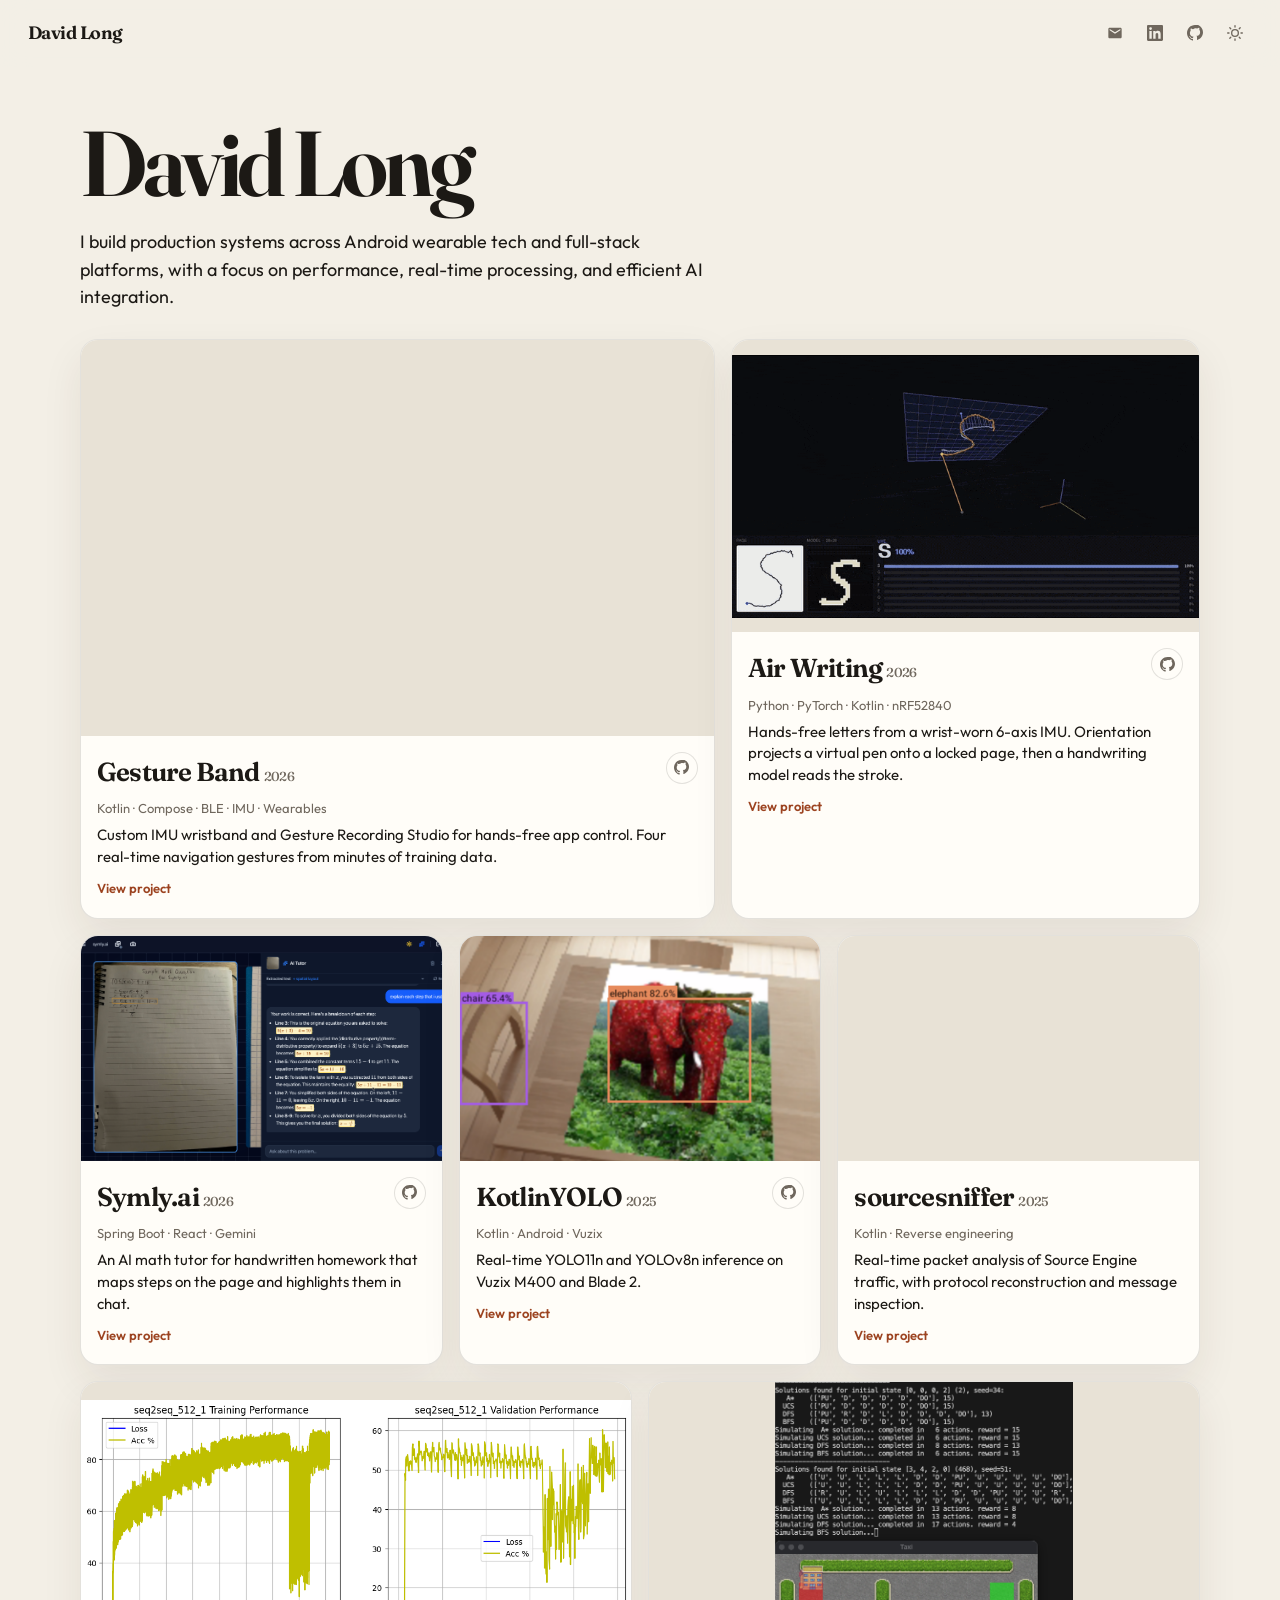
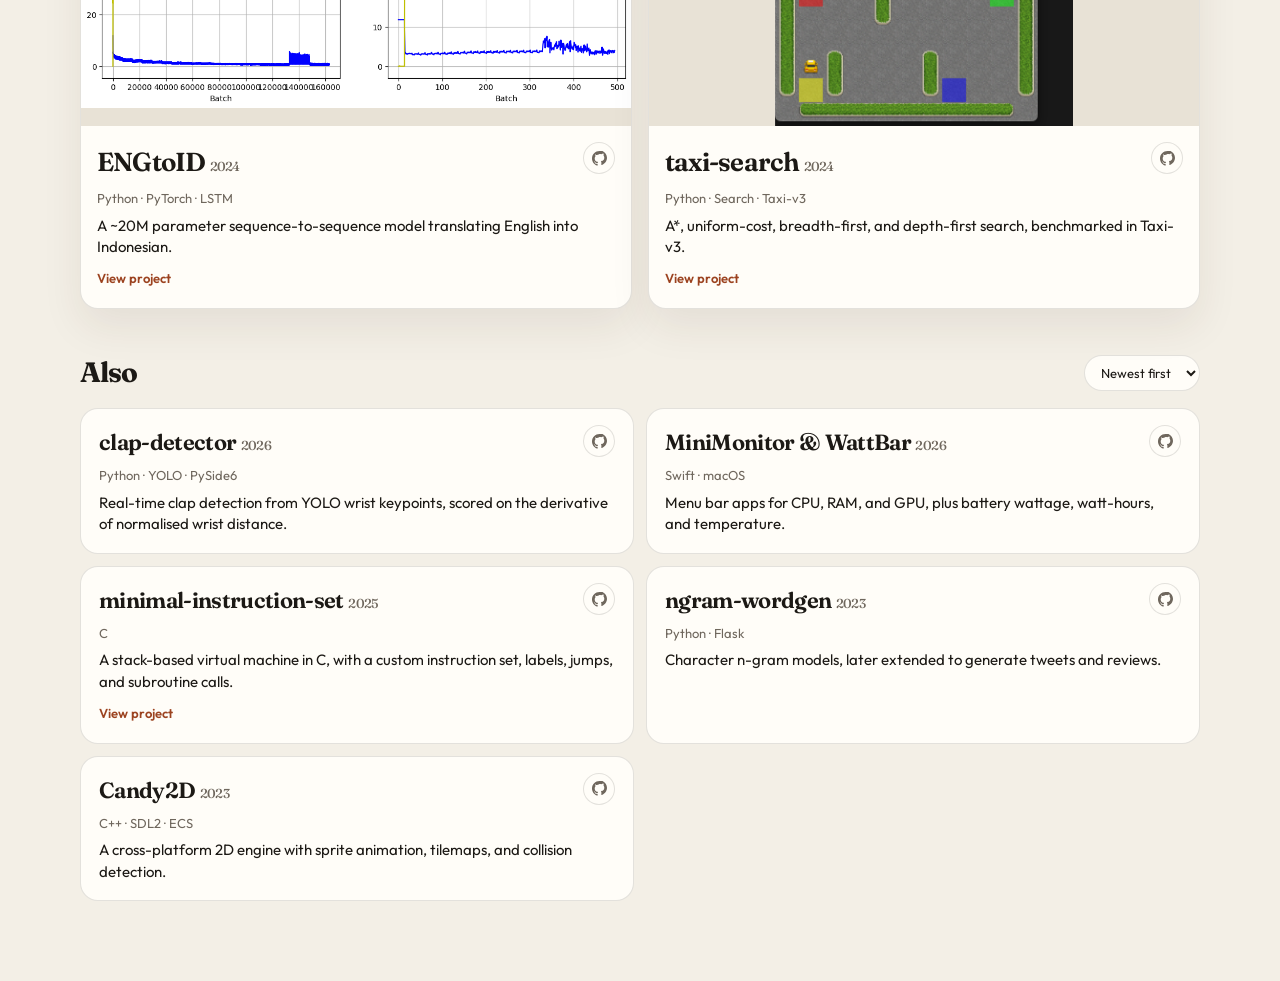
<file: index.html>
<!DOCTYPE html>
<html lang="en">

<head>
    <script>
        (function () {
            var t = localStorage.getItem("theme");
            if (t === "dark" || (!t && window.matchMedia("(prefers-color-scheme: dark)").matches)) {
                document.documentElement.classList.add("dark");
            }
        })();
    </script>
    <meta charset="UTF-8" />
    <meta name="viewport" content="width=device-width, initial-scale=1.0" />
    <title>David Long — Software Engineer</title>
    <link rel="stylesheet" href="style.css" />
</head>

<body>

    <svg xmlns="http://www.w3.org/2000/svg" style="display:none" aria-hidden="true">
        <symbol id="email-icon" viewBox="0 0 24 24">
            <path fill="currentColor" d="M20 4H4c-1.1 0-2 .9-2 2v12c0 1.1.9 2 2 2h16c1.1 0 2-.9 2-2V6c0-1.1-.9-2-2-2zm0 4-8 5-8-5V6l8 5 8-5v2z"/>
        </symbol>
        <symbol id="linkedin-icon" viewBox="0 0 24 24">
            <path fill="currentColor" d="M20.447 20.452h-3.554v-5.569c0-1.328-.027-3.037-1.852-3.037-1.853 0-2.136 1.445-2.136 2.939v5.667H9.351V9h3.414v1.561h.046c.477-.9 1.637-1.85 3.37-1.85 3.601 0 4.267 2.37 4.267 5.455v6.286zM5.337 7.433a2.062 2.062 0 01-2.063-2.065 2.064 2.064 0 114.127 0 2.063 2.063 0 01-2.063 2.065zm1.782 13.019H3.555V9h3.564v11.452zM22.222 0H1.771C.792 0 0 .774 0 1.729v20.542C0 23.227.792 24 1.771 24h20.451C23.2 24 24 23.227 24 22.271V1.729C24 .774 23.2 0 22.222 0h.003z"/>
        </symbol>
        <symbol id="github-icon" viewBox="0 0 24 24">
            <path fill="currentColor" d="M12 0C5.37 0 0 5.37 0 12c0 5.31 3.435 9.795 8.205 11.385.6.113.82-.258.82-.577 0-.285-.01-1.04-.015-2.04-3.338.724-4.042-1.61-4.042-1.61C4.422 18.07 3.633 17.7 3.633 17.7c-1.087-.744.084-.729.084-.729 1.205.084 1.838 1.236 1.838 1.236 1.07 1.835 2.809 1.305 3.495.998.108-.776.417-1.305.76-1.604-2.665-.305-5.467-1.334-5.467-5.931 0-1.311.469-2.381 1.236-3.221-.124-.303-.535-1.524.117-3.176 0 0 1.008-.322 3.301 1.23A11.51 11.51 0 0112 4.8c1.02.005 2.047.138 3.006.404 2.291-1.552 3.297-1.23 3.297-1.23.653 1.653.242 2.874.118 3.176.77.84 1.235 1.911 1.235 3.221 0 4.609-2.807 5.624-5.479 5.921.43.372.823 1.102.823 2.222v3.293c0 .319.192.694.801.576 4.765-1.589 8.199-6.086 8.199-11.386 0-6.627-5.373-12-12-12z"/>
        </symbol>
    </svg>

    <header class="bar">
        <a class="brand" href="index.html">David Long</a>
        <div class="bar-end">
            <a class="icon-link" href="mailto:davernlon@gmail.com" aria-label="Email">
                <svg><use href="#email-icon"/></svg>
            </a>
            <a class="icon-link" href="https://www.linkedin.com/in/davernlon" target="_blank" rel="noopener noreferrer" aria-label="LinkedIn">
                <svg><use href="#linkedin-icon"/></svg>
            </a>
            <a class="icon-link" href="https://github.com/davernlon" target="_blank" rel="noopener noreferrer" aria-label="GitHub">
                <svg><use href="#github-icon"/></svg>
            </a>
            <button id="theme-toggle" type="button" aria-label="Toggle color theme">
                <svg class="icon-sun" viewBox="0 0 24 24" fill="none" stroke="currentColor" stroke-width="2" stroke-linecap="round" stroke-linejoin="round">
                    <circle cx="12" cy="12" r="5" />
                    <line x1="12" y1="1" x2="12" y2="3" />
                    <line x1="12" y1="21" x2="12" y2="23" />
                    <line x1="4.22" y1="4.22" x2="5.64" y2="5.64" />
                    <line x1="18.36" y1="18.36" x2="19.78" y2="19.78" />
                    <line x1="1" y1="12" x2="3" y2="12" />
                    <line x1="21" y1="12" x2="23" y2="12" />
                    <line x1="4.22" y1="19.78" x2="5.64" y2="18.36" />
                    <line x1="18.36" y1="5.64" x2="19.78" y2="4.22" />
                </svg>
                <svg class="icon-moon" viewBox="0 0 24 24" fill="none" stroke="currentColor" stroke-width="2" stroke-linecap="round" stroke-linejoin="round">
                    <path d="M21 12.79A9 9 0 1 1 11.21 3 7 7 0 0 0 21 12.79z" />
                </svg>
            </button>
        </div>
    </header>

    <main class="home">
        <section class="hero">
            <h1>David Long</h1>
            <p class="lede">
                I build production systems across Android wearable tech and full-stack platforms, with a focus on
                performance, real-time processing, and efficient AI integration.
            </p>
        </section>

        <section id="work">
            <div class="mosaic">
                <article class="piece">
                    <a class="piece-hit" href="gestureband.html" aria-label="Gesture Band"></a>
                    <div class="piece-media">
                        <video autoplay muted loop playsinline>
                            <source src="vid/gesture_preview.mp4" type="video/mp4">
                        </video>
                    </div>
                    <div class="piece-copy">
                        <div class="piece-top">
                            <h3>Gesture Band <span class="year">2026</span></h3>
                            <a class="ext" href="https://github.com/davernlon/Gesture-Recording-Studio" target="_blank" rel="noopener noreferrer" aria-label="Gesture Band on GitHub"><svg><use href="#github-icon"/></svg></a>
                        </div>
                        <p class="stack">Kotlin · Compose · BLE · IMU · Wearables</p>
                        <p class="blurb">Custom IMU wristband and Gesture Recording Studio for hands-free app control. Four real-time navigation gestures from minutes of training data.</p>
                        <span class="more">View project</span>
                    </div>
                </article>

                <article class="piece">
                    <a class="piece-hit" href="airwriting.html" aria-label="Air Writing"></a>
                    <div class="piece-media fit">
                        <img src="vid/airwriting_preview.gif" alt="Air writing pipeline: wrist orientation projected onto a page and classified as a letter">
                    </div>
                    <div class="piece-copy">
                        <div class="piece-top">
                            <h3>Air Writing <span class="year">2026</span></h3>
                            <a class="ext" href="https://github.com/davernlon/IMU-Air-Writing-Demo" target="_blank" rel="noopener noreferrer" aria-label="Air Writing on GitHub"><svg><use href="#github-icon"/></svg></a>
                        </div>
                        <p class="stack">Python · PyTorch · Kotlin · nRF52840</p>
                        <p class="blurb">Hands-free letters from a wrist-worn 6-axis IMU. Orientation projects a virtual pen onto a locked page, then a handwriting model reads the stroke.</p>
                        <span class="more">View project</span>
                    </div>
                </article>
            </div>

            <div class="mosaic-row">
                <article class="piece">
                    <a class="piece-hit" href="symly.html" aria-label="Symly.ai"></a>
                    <div class="piece-media">
                        <img src="img/symly_preview.png" alt="Symly.ai tutor highlighting steps on handwritten algebra">
                    </div>
                    <div class="piece-copy">
                        <div class="piece-top">
                            <h3>Symly.ai <span class="year">2026</span></h3>
                            <a class="ext" href="https://github.com/davernlon/symly.ai" target="_blank" rel="noopener noreferrer" aria-label="Symly.ai on GitHub"><svg><use href="#github-icon"/></svg></a>
                        </div>
                        <p class="stack">Spring Boot · React · Gemini</p>
                        <p class="blurb">An AI math tutor for handwritten homework that maps steps on the page and highlights them in chat.</p>
                        <span class="more">View project</span>
                    </div>
                </article>

                <article class="piece">
                    <a class="piece-hit" href="kotlinyolo.html" aria-label="KotlinYOLO"></a>
                    <div class="piece-media">
                        <img src="img/kotlinyolo_preview.png" alt="On-device YOLO detections running on smart glasses">
                    </div>
                    <div class="piece-copy">
                        <div class="piece-top">
                            <h3>KotlinYOLO <span class="year">2025</span></h3>
                            <a class="ext" href="https://github.com/davernlon/KotlinYOLO" target="_blank" rel="noopener noreferrer" aria-label="KotlinYOLO on GitHub"><svg><use href="#github-icon"/></svg></a>
                        </div>
                        <p class="stack">Kotlin · Android · Vuzix</p>
                        <p class="blurb">Real-time YOLO11n and YOLOv8n inference on Vuzix M400 and Blade 2.</p>
                        <span class="more">View project</span>
                    </div>
                </article>

                <article class="piece">
                    <a class="piece-hit" href="sourcesniffer.html" aria-label="sourcesniffer"></a>
                    <div class="piece-media">
                        <video autoplay muted loop playsinline>
                            <source src="vid/sourcesniffer_preview.mp4" type="video/mp4">
                        </video>
                    </div>
                    <div class="piece-copy">
                        <div class="piece-top">
                            <h3>sourcesniffer <span class="year">2025</span></h3>
                        </div>
                        <p class="stack">Kotlin · Reverse engineering</p>
                        <p class="blurb">Real-time packet analysis of Source Engine traffic, with protocol reconstruction and message inspection.</p>
                        <span class="more">View project</span>
                    </div>
                </article>
            </div>

            <div class="mosaic-row" style="grid-template-columns: 1fr 1fr;">
                <article class="piece">
                    <a class="piece-hit" href="engtoid.html" aria-label="ENGtoID"></a>
                    <div class="piece-media fit">
                        <img src="img/engtoid_performance.png" alt="ENGtoID training and validation curves">
                    </div>
                    <div class="piece-copy">
                        <div class="piece-top">
                            <h3>ENGtoID <span class="year">2024</span></h3>
                            <a class="ext" href="https://github.com/davernlon/ENGtoID" target="_blank" rel="noopener noreferrer" aria-label="ENGtoID on GitHub"><svg><use href="#github-icon"/></svg></a>
                        </div>
                        <p class="stack">Python · PyTorch · LSTM</p>
                        <p class="blurb">A ~20M parameter sequence-to-sequence model translating English into Indonesian.</p>
                        <span class="more">View project</span>
                    </div>
                </article>

                <article class="piece">
                    <a class="piece-hit" href="taxisearch.html" aria-label="taxi-search"></a>
                    <div class="piece-media fit">
                        <img src="img/taxisearch_preview.png" alt="Search algorithm comparison in the Taxi-v3 environment">
                    </div>
                    <div class="piece-copy">
                        <div class="piece-top">
                            <h3>taxi-search <span class="year">2024</span></h3>
                            <a class="ext" href="https://github.com/davernlon/taxi-search" target="_blank" rel="noopener noreferrer" aria-label="taxi-search on GitHub"><svg><use href="#github-icon"/></svg></a>
                        </div>
                        <p class="stack">Python · Search · Taxi-v3</p>
                        <p class="blurb">A*, uniform-cost, breadth-first, and depth-first search, benchmarked in Taxi-v3.</p>
                        <span class="more">View project</span>
                    </div>
                </article>
            </div>

            <div class="archive-head">
                <h2>Also</h2>
                <select id="project-sort" aria-label="Sort other projects">
                    <option value="date-desc">Newest first</option>
                    <option value="date-asc">Oldest first</option>
                    <option value="name">Name (A–Z)</option>
                </select>
            </div>

            <div class="archive">
                <article class="piece entry">
                    <a class="piece-hit" href="https://github.com/davernlon/clap-detector" target="_blank" rel="noopener noreferrer" aria-label="clap-detector"></a>
                    <div class="piece-copy">
                        <div class="piece-top">
                            <h3><span class="project-name">clap-detector</span> <span class="date year">2026</span></h3>
                            <a class="ext" href="https://github.com/davernlon/clap-detector" target="_blank" rel="noopener noreferrer" aria-label="clap-detector on GitHub"><svg><use href="#github-icon"/></svg></a>
                        </div>
                        <p class="stack">Python · YOLO · PySide6</p>
                        <p class="blurb">Real-time clap detection from YOLO wrist keypoints, scored on the derivative of normalised wrist distance.</p>
                    </div>
                </article>

                <article class="piece entry">
                    <a class="piece-hit" href="https://github.com/davernlon/MiniMonitor" target="_blank" rel="noopener noreferrer" aria-label="MiniMonitor and WattBar"></a>
                    <div class="piece-copy">
                        <div class="piece-top">
                            <h3><span class="project-name">MiniMonitor &amp; WattBar</span> <span class="date year">2026</span></h3>
                            <a class="ext" href="https://github.com/davernlon/MiniMonitor" target="_blank" rel="noopener noreferrer" aria-label="MiniMonitor on GitHub"><svg><use href="#github-icon"/></svg></a>
                        </div>
                        <p class="stack">Swift · macOS</p>
                        <p class="blurb">Menu bar apps for CPU, RAM, and GPU, plus battery wattage, watt-hours, and temperature.</p>
                    </div>
                </article>

                <article class="piece entry">
                    <a class="piece-hit" href="minimalinstructionset.html" aria-label="minimal-instruction-set"></a>
                    <div class="piece-copy">
                        <div class="piece-top">
                            <h3><span class="project-name">minimal-instruction-set</span> <span class="date year">2025</span></h3>
                            <a class="ext" href="https://github.com/davernlon/minimal-instruction-set" target="_blank" rel="noopener noreferrer" aria-label="minimal-instruction-set on GitHub"><svg><use href="#github-icon"/></svg></a>
                        </div>
                        <p class="stack">C</p>
                        <p class="blurb">A stack-based virtual machine in C, with a custom instruction set, labels, jumps, and subroutine calls.</p>
                        <span class="more">View project</span>
                    </div>
                </article>

                <article class="piece entry">
                    <a class="piece-hit" href="https://github.com/davernlon/ngram-wordgen" target="_blank" rel="noopener noreferrer" aria-label="ngram-wordgen"></a>
                    <div class="piece-copy">
                        <div class="piece-top">
                            <h3><span class="project-name">ngram-wordgen</span> <span class="date year">2023</span></h3>
                            <a class="ext" href="https://github.com/davernlon/ngram-wordgen" target="_blank" rel="noopener noreferrer" aria-label="ngram-wordgen on GitHub"><svg><use href="#github-icon"/></svg></a>
                        </div>
                        <p class="stack">Python · Flask</p>
                        <p class="blurb">Character n-gram models, later extended to generate tweets and reviews.</p>
                    </div>
                </article>

                <article class="piece entry">
                    <a class="piece-hit" href="https://github.com/davernlon/Candy2D" target="_blank" rel="noopener noreferrer" aria-label="Candy2D"></a>
                    <div class="piece-copy">
                        <div class="piece-top">
                            <h3><span class="project-name">Candy2D</span> <span class="date year">2023</span></h3>
                            <a class="ext" href="https://github.com/davernlon/Candy2D" target="_blank" rel="noopener noreferrer" aria-label="Candy2D on GitHub"><svg><use href="#github-icon"/></svg></a>
                        </div>
                        <p class="stack">C++ · SDL2 · ECS</p>
                        <p class="blurb">A cross-platform 2D engine with sprite animation, tilemaps, and collision detection.</p>
                    </div>
                </article>
            </div>
        </section>
    </main>

    <script src="theme.js"></script>
    <script>
        function getYear(entry) {
            const dateEl = entry.querySelector(".date");
            if (!dateEl) return 0;
            const match = dateEl.textContent.match(/\d{4}/);
            return match ? parseInt(match[0], 10) : 0;
        }

        function getName(entry) {
            const nameEl = entry.querySelector(".project-name");
            return nameEl ? nameEl.textContent.toLowerCase() : "";
        }

        function sortProjects(mode) {
            const container = document.querySelector(".archive");
            const entries = [...container.querySelectorAll(".entry")];
            const sorted = [...entries];

            if (mode === "date-desc") sorted.sort((a, b) => getYear(b) - getYear(a));
            else if (mode === "date-asc") sorted.sort((a, b) => getYear(a) - getYear(b));
            else if (mode === "name") sorted.sort((a, b) => getName(a).localeCompare(getName(b)));

            sorted.forEach((entry) => container.appendChild(entry));
        }

        const select = document.getElementById("project-sort");
        sortProjects(select.value);
        select.addEventListener("change", () => sortProjects(select.value));
    </script>
</body>

</html>
</file>
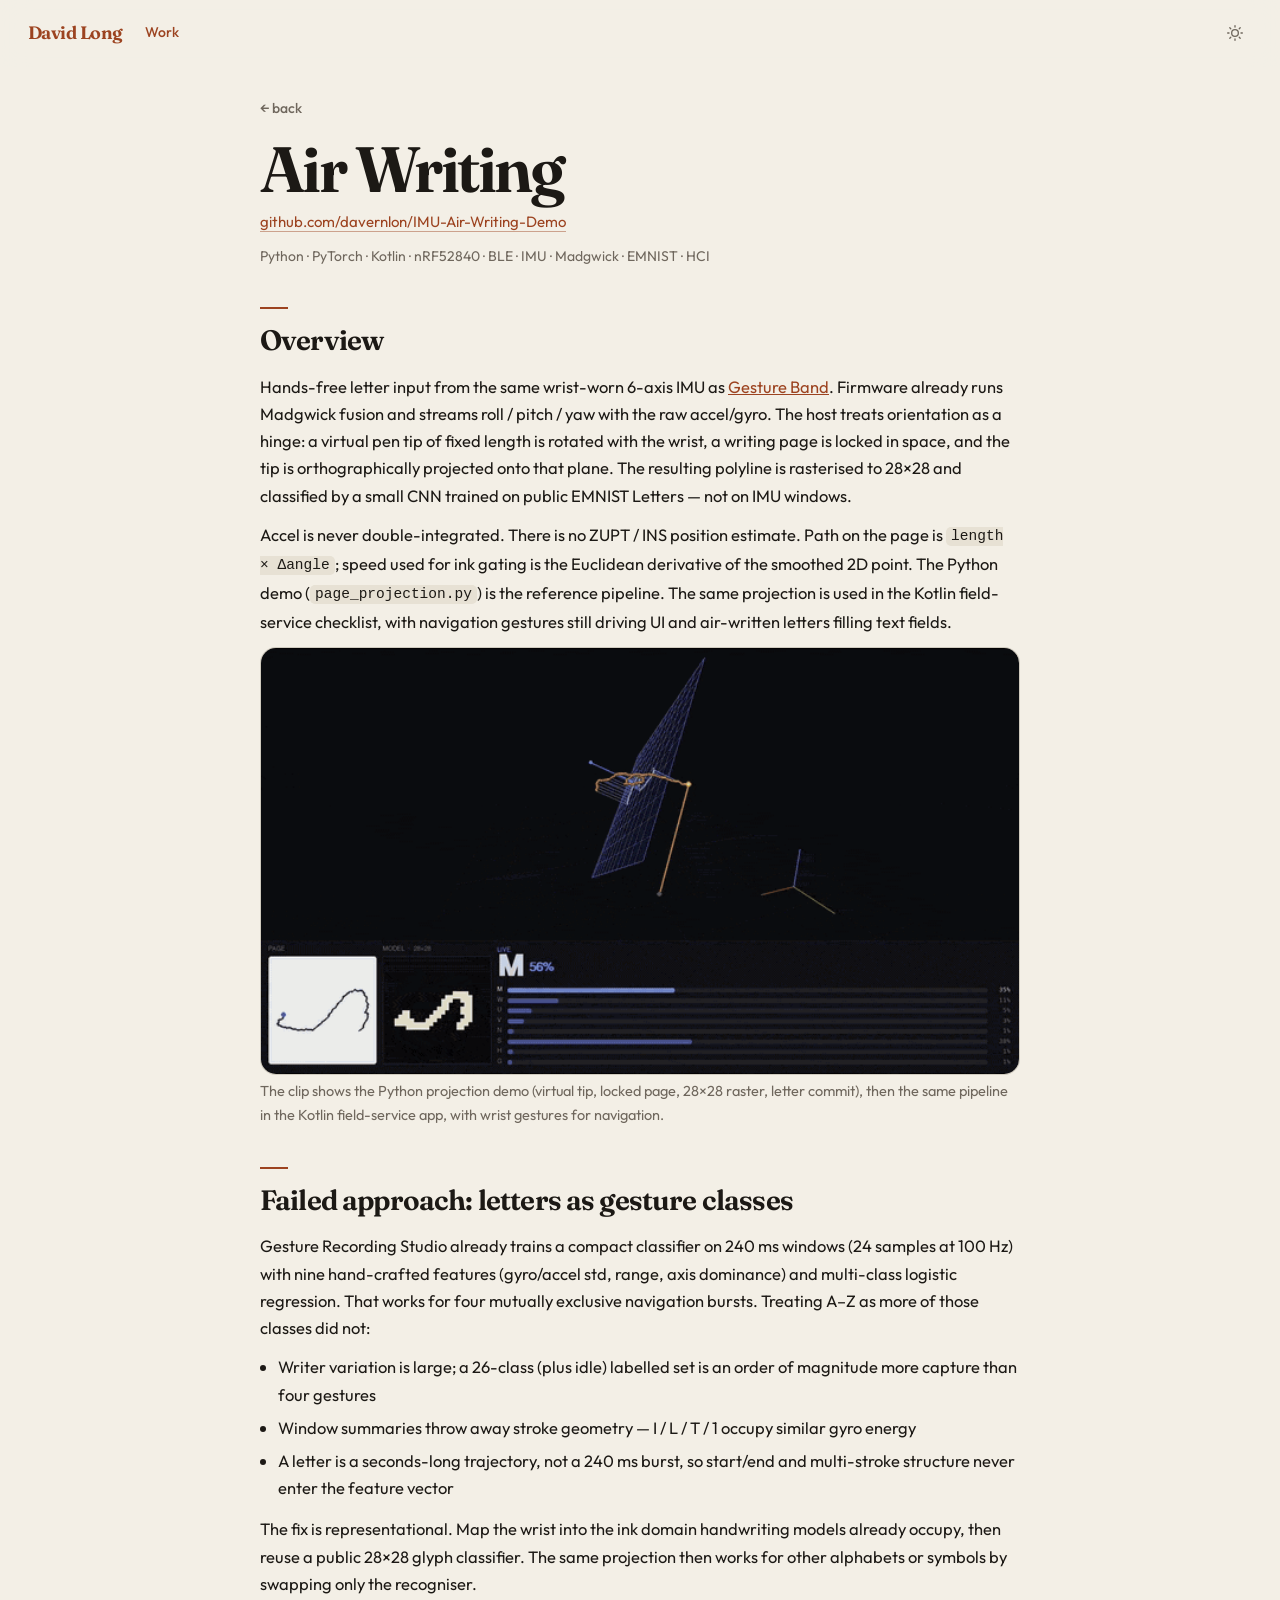
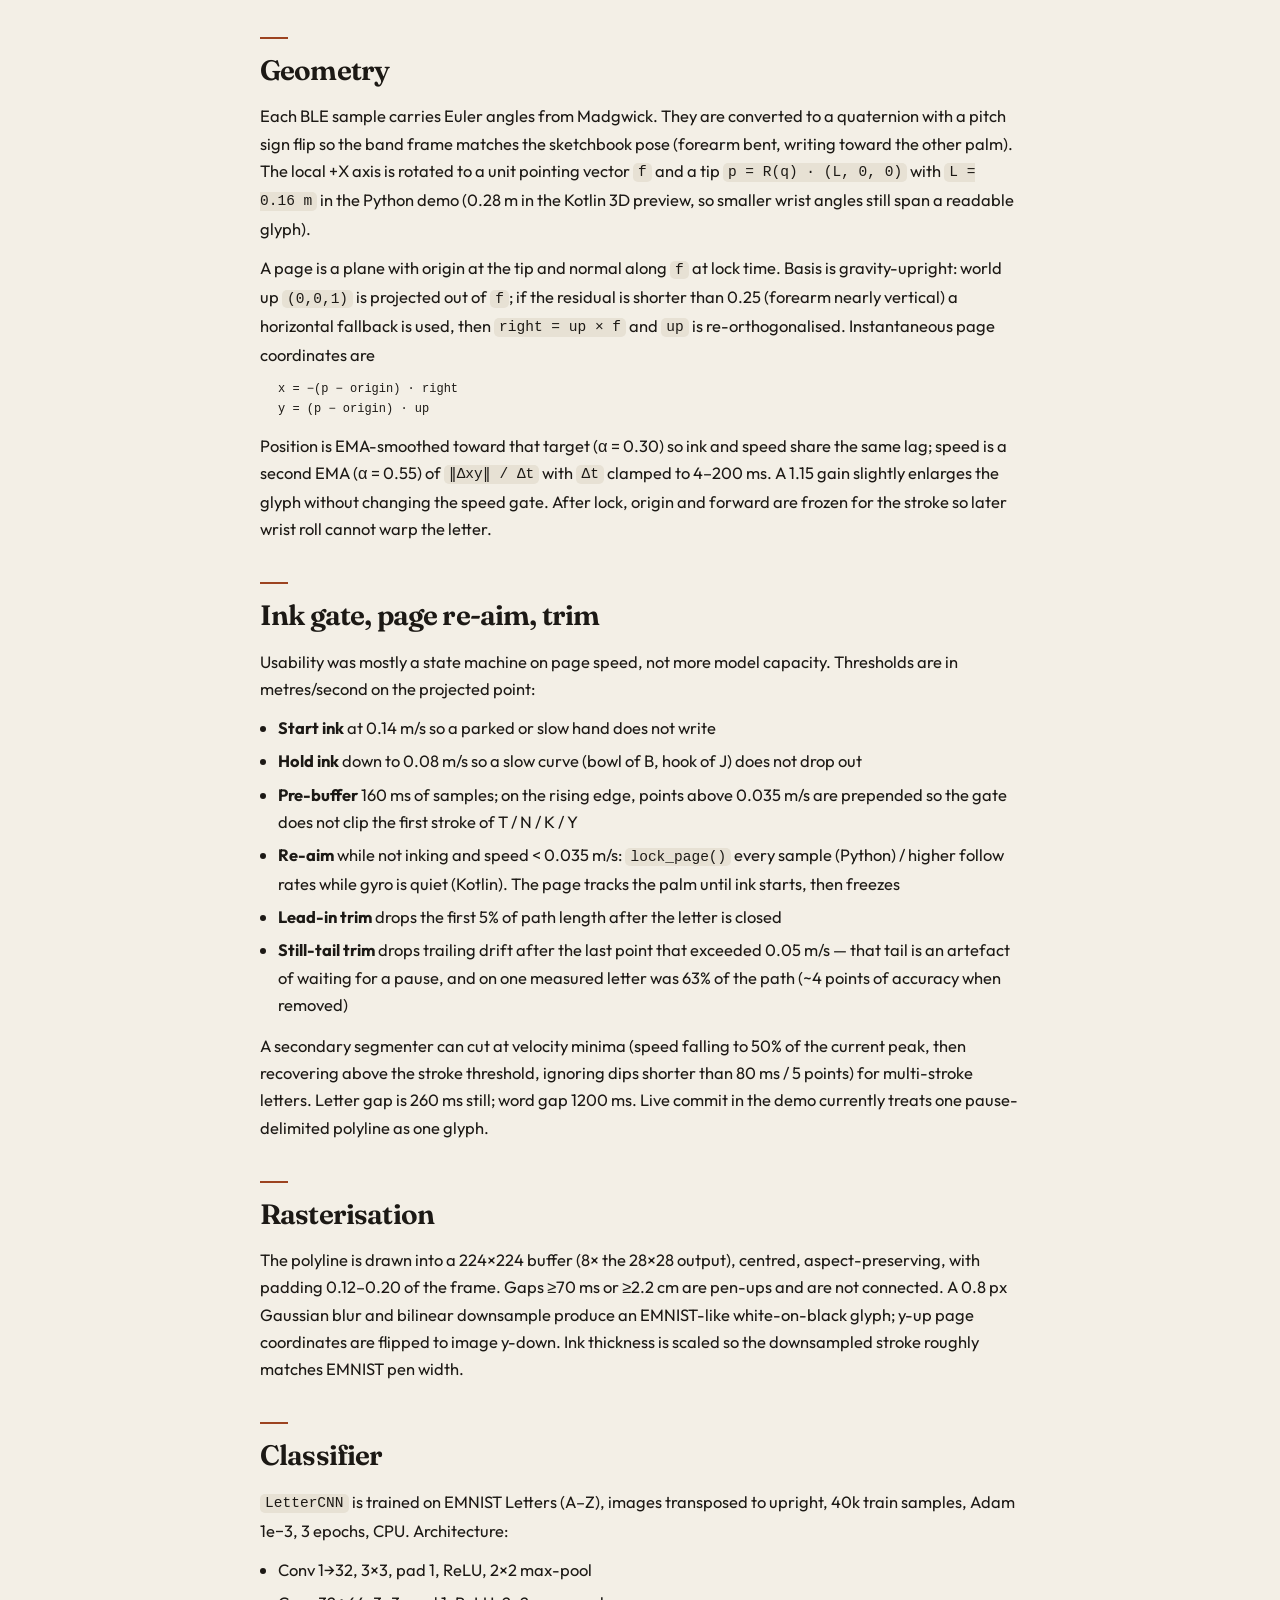
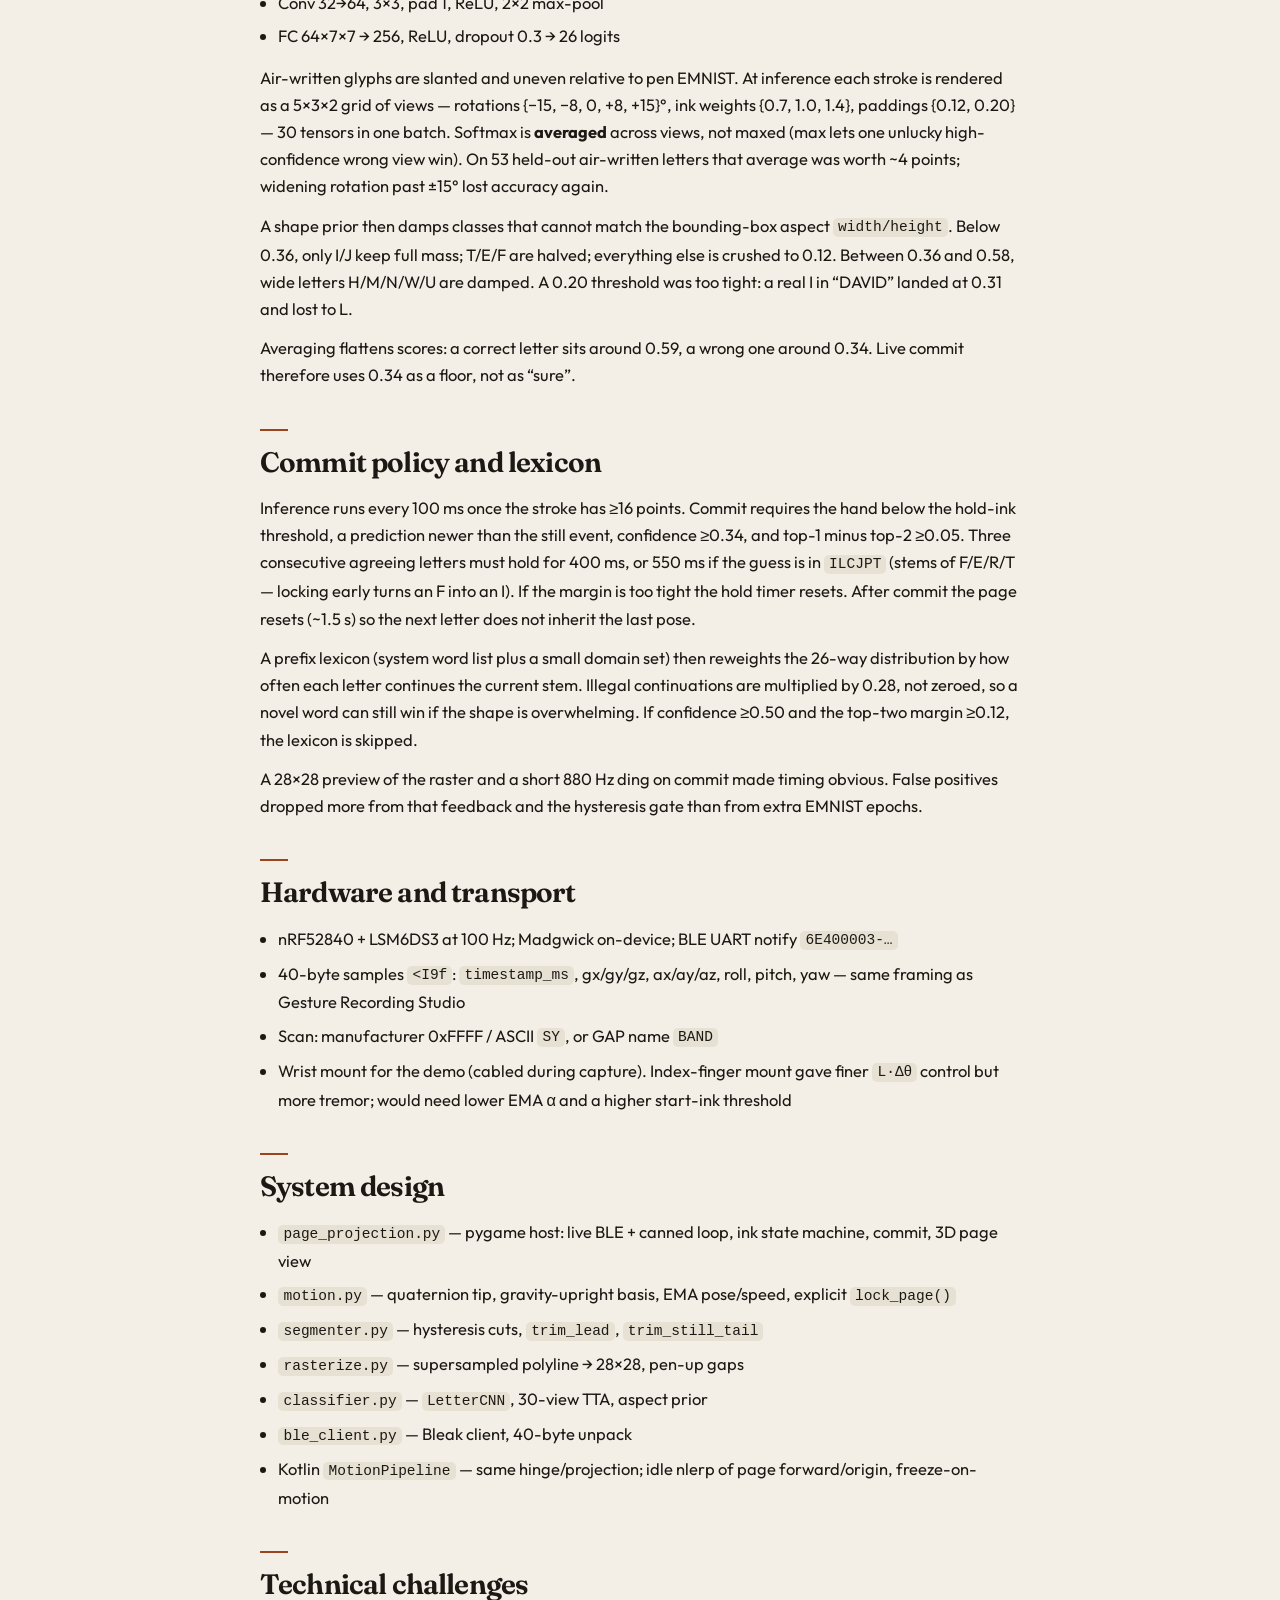
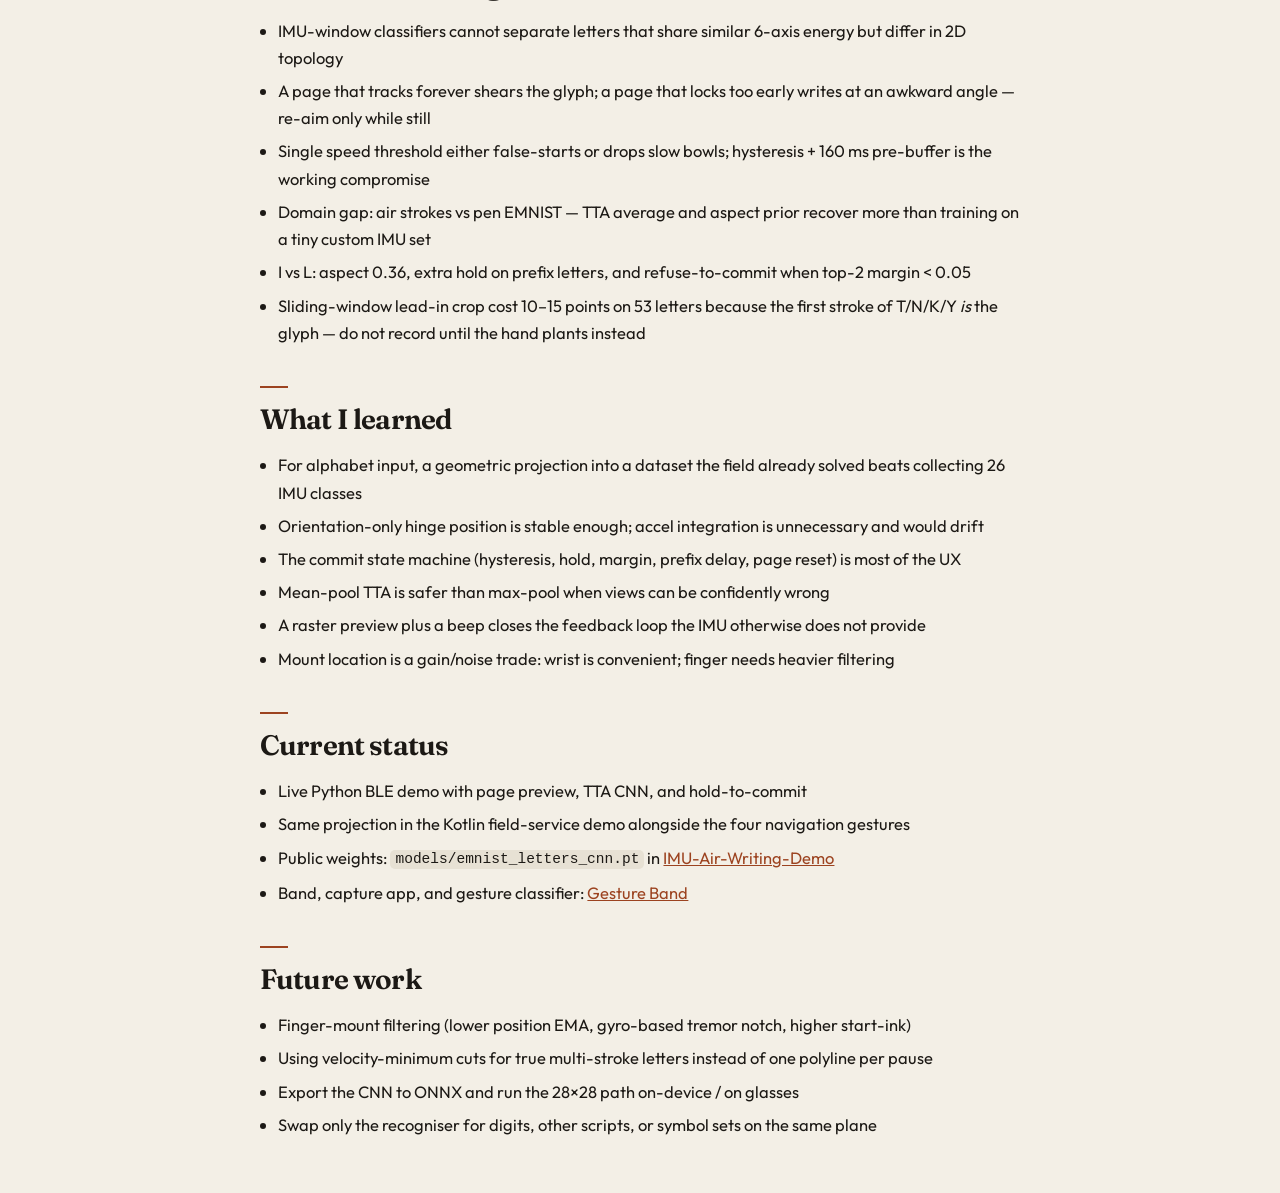
<file: airwriting.html>
<!DOCTYPE html>
<html lang="en">

<head>

    <script>
        (function () {
            var t = localStorage.getItem("theme");
            if (t === "dark" || (!t && window.matchMedia("(prefers-color-scheme: dark)").matches)) {
                document.documentElement.classList.add("dark");
            }
        })();
    </script>

    <meta charset="UTF-8" />
    <meta name="viewport" content="width=device-width, initial-scale=1.0" />
    <title>Air Writing — David Long</title>

        <link rel="stylesheet" href="style.css" />
</head>

<body class="study">

    <header class="bar">
        <a class="brand" href="index.html">David Long</a>
        <nav class="bar-nav">
            <a href="index.html#work">Work</a>
        </nav>
        <div class="bar-end">
            <button id="theme-toggle" type="button" aria-label="Toggle color theme">
                <svg class="icon-sun" viewBox="0 0 24 24" fill="none" stroke="currentColor" stroke-width="2" stroke-linecap="round" stroke-linejoin="round">
                    <circle cx="12" cy="12" r="5" />
                    <line x1="12" y1="1" x2="12" y2="3" />
                    <line x1="12" y1="21" x2="12" y2="23" />
                    <line x1="4.22" y1="4.22" x2="5.64" y2="5.64" />
                    <line x1="18.36" y1="18.36" x2="19.78" y2="19.78" />
                    <line x1="1" y1="12" x2="3" y2="12" />
                    <line x1="21" y1="12" x2="23" y2="12" />
                    <line x1="4.22" y1="19.78" x2="5.64" y2="18.36" />
                    <line x1="18.36" y1="5.64" x2="19.78" y2="4.22" />
                </svg>
                <svg class="icon-moon" viewBox="0 0 24 24" fill="none" stroke="currentColor" stroke-width="2" stroke-linecap="round" stroke-linejoin="round">
                    <path d="M21 12.79A9 9 0 1 1 11.21 3 7 7 0 0 0 21 12.79z" />
                </svg>
            </button>
        </div>
    </header>

    <div class="page">

        <a href="index.html" class="back">← back</a>

        <div class="resume-name">Air Writing</div>

        <div class="resume-contact">
            <a href="https://github.com/davernlon/IMU-Air-Writing-Demo" target="_blank">
                github.com/davernlon/IMU-Air-Writing-Demo
            </a>
        </div>

        <div class="meta">
            Python · PyTorch · Kotlin · nRF52840 · BLE · IMU · Madgwick · EMNIST · HCI
        </div>

        <div class="section-heading">Overview</div>
        <div class="text-block">
            Hands-free letter input from the same wrist-worn 6-axis IMU as
            <a href="gestureband.html">Gesture Band</a>. Firmware already runs Madgwick
            fusion and streams roll / pitch / yaw with the raw accel/gyro. The host treats
            orientation as a hinge: a virtual pen tip of fixed length is rotated with the
            wrist, a writing page is locked in space, and the tip is orthographically
            projected onto that plane. The resulting polyline is rasterised to 28×28 and
            classified by a small CNN trained on public EMNIST Letters — not on IMU windows.
        </div>
        <div class="text-block">
            Accel is never double-integrated. There is no ZUPT / INS position estimate.
            Path on the page is <code>length × Δangle</code>; speed used for ink gating is
            the Euclidean derivative of the smoothed 2D point. The Python demo
            (<code>page_projection.py</code>) is the reference pipeline. The same
            projection is used in the Kotlin field-service checklist, with navigation
            gestures still driving UI and air-written letters filling text fields.
        </div>

        <img src="vid/airwriting_preview.gif" alt="Air writing pipeline demo" style="margin-bottom: 4px; max-width: 100%; height: auto; display: block;">

        <div class="text-block italic">
            The clip shows the Python projection demo (virtual tip, locked page, 28×28
            raster, letter commit), then the same pipeline in the Kotlin field-service
            app, with wrist gestures for navigation.
        </div>

        <div class="section-heading">Failed approach: letters as gesture classes</div>
        <div class="text-block">
            Gesture Recording Studio already trains a compact classifier on 240&nbsp;ms
            windows (24 samples at 100&nbsp;Hz) with nine hand-crafted features (gyro/accel
            std, range, axis dominance) and multi-class logistic regression. That works
            for four mutually exclusive navigation bursts. Treating A–Z as more of those
            classes did not:
        </div>
        <ul>
            <li>Writer variation is large; a 26-class (plus idle) labelled set is an order of magnitude more capture than four gestures</li>
            <li>Window summaries throw away stroke geometry — I / L / T / 1 occupy similar gyro energy</li>
            <li>A letter is a seconds-long trajectory, not a 240&nbsp;ms burst, so start/end and multi-stroke structure never enter the feature vector</li>
        </ul>
        <div class="text-block">
            The fix is representational. Map the wrist into the ink domain handwriting
            models already occupy, then reuse a public 28×28 glyph classifier. The same
            projection then works for other alphabets or symbols by swapping only the
            recogniser.
        </div>

        <div class="section-heading">Geometry</div>
        <div class="text-block">
            Each BLE sample carries Euler angles from Madgwick. They are converted to a
            quaternion with a pitch sign flip so the band frame matches the sketchbook
            pose (forearm bent, writing toward the other palm). The local +X axis is
            rotated to a unit pointing vector <code>f</code> and a tip
            <code>p = R(q) · (L, 0, 0)</code> with <code>L = 0.16&nbsp;m</code> in the
            Python demo (0.28&nbsp;m in the Kotlin 3D preview, so smaller wrist angles
            still span a readable glyph).
        </div>
        <div class="text-block">
            A page is a plane with origin at the tip and normal along <code>f</code> at
            lock time. Basis is gravity-upright: world up <code>(0,0,1)</code> is
            projected out of <code>f</code>; if the residual is shorter than 0.25 (forearm
            nearly vertical) a horizontal fallback is used, then
            <code>right = up × f</code> and <code>up</code> is re-orthogonalised.
            Instantaneous page coordinates are
        </div>
        <div class="text-block" style="font-family: monospace; font-size: 12px; margin-left: 18px;">
            x = −(p − origin) · right<br>
            y = (p − origin) · up
        </div>
        <div class="text-block">
            Position is EMA-smoothed toward that target (α = 0.30) so ink and speed share
            the same lag; speed is a second EMA (α = 0.55) of
            <code>‖Δxy‖ / Δt</code> with <code>Δt</code> clamped to 4–200&nbsp;ms.
            A 1.15 gain slightly enlarges the glyph without changing the speed gate.
            After lock, origin and forward are frozen for the stroke so later wrist roll
            cannot warp the letter.
        </div>

        <div class="section-heading">Ink gate, page re-aim, trim</div>
        <div class="text-block">
            Usability was mostly a state machine on page speed, not more model capacity.
            Thresholds are in metres/second on the projected point:
        </div>
        <ul>
            <li><b>Start ink</b> at 0.14&nbsp;m/s so a parked or slow hand does not write</li>
            <li><b>Hold ink</b> down to 0.08&nbsp;m/s so a slow curve (bowl of B, hook of J) does not drop out</li>
            <li><b>Pre-buffer</b> 160&nbsp;ms of samples; on the rising edge, points above 0.035&nbsp;m/s are prepended so the gate does not clip the first stroke of T / N / K / Y</li>
            <li><b>Re-aim</b> while not inking and speed &lt; 0.035&nbsp;m/s: <code>lock_page()</code> every sample (Python) / higher follow rates while gyro is quiet (Kotlin). The page tracks the palm until ink starts, then freezes</li>
            <li><b>Lead-in trim</b> drops the first 5% of path length after the letter is closed</li>
            <li><b>Still-tail trim</b> drops trailing drift after the last point that exceeded 0.05&nbsp;m/s — that tail is an artefact of waiting for a pause, and on one measured letter was 63% of the path (~4 points of accuracy when removed)</li>
        </ul>
        <div class="text-block">
            A secondary segmenter can cut at velocity minima (speed falling to 50% of the
            current peak, then recovering above the stroke threshold, ignoring dips
            shorter than 80&nbsp;ms / 5 points) for multi-stroke letters. Letter gap is
            260&nbsp;ms still; word gap 1200&nbsp;ms. Live commit in the demo currently
            treats one pause-delimited polyline as one glyph.
        </div>

        <div class="section-heading">Rasterisation</div>
        <div class="text-block">
            The polyline is drawn into a 224×224 buffer (8× the 28×28 output), centred,
            aspect-preserving, with padding 0.12–0.20 of the frame. Gaps ≥70&nbsp;ms or
            ≥2.2&nbsp;cm are pen-ups and are not connected. A 0.8&nbsp;px Gaussian blur
            and bilinear downsample produce an EMNIST-like white-on-black glyph; y-up
            page coordinates are flipped to image y-down. Ink thickness is scaled so
            the downsampled stroke roughly matches EMNIST pen width.
        </div>

        <div class="section-heading">Classifier</div>
        <div class="text-block">
            <code>LetterCNN</code> is trained on EMNIST Letters (A–Z), images transposed
            to upright, 40k train samples, Adam 1e−3, 3 epochs, CPU. Architecture:
        </div>
        <ul>
            <li>Conv 1→32, 3×3, pad 1, ReLU, 2×2 max-pool</li>
            <li>Conv 32→64, 3×3, pad 1, ReLU, 2×2 max-pool</li>
            <li>FC 64×7×7 → 256, ReLU, dropout 0.3 → 26 logits</li>
        </ul>
        <div class="text-block">
            Air-written glyphs are slanted and uneven relative to pen EMNIST. At inference
            each stroke is rendered as a 5×3×2 grid of views — rotations
            {−15, −8, 0, +8, +15}°, ink weights {0.7, 1.0, 1.4}, paddings {0.12, 0.20} —
            30 tensors in one batch. Softmax is <b>averaged</b> across views, not maxed
            (max lets one unlucky high-confidence wrong view win). On 53 held-out
            air-written letters that average was worth ~4 points; widening rotation past
            ±15° lost accuracy again.
        </div>
        <div class="text-block">
            A shape prior then damps classes that cannot match the bounding-box aspect
            <code>width/height</code>. Below 0.36, only I/J keep full mass; T/E/F are
            halved; everything else is crushed to 0.12. Between 0.36 and 0.58, wide
            letters H/M/N/W/U are damped. A 0.20 threshold was too tight: a real I in
            “DAVID” landed at 0.31 and lost to L.
        </div>
        <div class="text-block">
            Averaging flattens scores: a correct letter sits around 0.59, a wrong one
            around 0.34. Live commit therefore uses 0.34 as a floor, not as “sure”.
        </div>

        <div class="section-heading">Commit policy and lexicon</div>
        <div class="text-block">
            Inference runs every 100&nbsp;ms once the stroke has ≥16 points. Commit
            requires the hand below the hold-ink threshold, a prediction newer than the
            still event, confidence ≥0.34, and top-1 minus top-2 ≥0.05. Three consecutive
            agreeing letters must hold for 400&nbsp;ms, or 550&nbsp;ms if the guess is in
            <code>ILCJPT</code> (stems of F/E/R/T — locking early turns an F into an I).
            If the margin is too tight the hold timer resets. After commit the page
            resets (~1.5&nbsp;s) so the next letter does not inherit the last pose.
        </div>
        <div class="text-block">
            A prefix lexicon (system word list plus a small domain set) then reweights
            the 26-way distribution by how often each letter continues the current stem.
            Illegal continuations are multiplied by 0.28, not zeroed, so a novel word can
            still win if the shape is overwhelming. If confidence ≥0.50 and the top-two
            margin ≥0.12, the lexicon is skipped.
        </div>
        <div class="text-block">
            A 28×28 preview of the raster and a short 880&nbsp;Hz ding on commit made
            timing obvious. False positives dropped more from that feedback and the
            hysteresis gate than from extra EMNIST epochs.
        </div>

        <div class="section-heading">Hardware and transport</div>
        <ul>
            <li>nRF52840 + LSM6DS3 at 100&nbsp;Hz; Madgwick on-device; BLE UART notify <code>6E400003-…</code></li>
            <li>40-byte samples <code>&lt;I9f</code>: <code>timestamp_ms</code>, gx/gy/gz, ax/ay/az, roll, pitch, yaw — same framing as Gesture Recording Studio</li>
            <li>Scan: manufacturer 0xFFFF / ASCII <code>SY</code>, or GAP name <code>BAND</code></li>
            <li>Wrist mount for the demo (cabled during capture). Index-finger mount gave finer <code>L·Δθ</code> control but more tremor; would need lower EMA α and a higher start-ink threshold</li>
        </ul>

        <div class="section-heading">System design</div>
        <ul>
            <li><code>page_projection.py</code> — pygame host: live BLE + canned loop, ink state machine, commit, 3D page view</li>
            <li><code>motion.py</code> — quaternion tip, gravity-upright basis, EMA pose/speed, explicit <code>lock_page()</code></li>
            <li><code>segmenter.py</code> — hysteresis cuts, <code>trim_lead</code>, <code>trim_still_tail</code></li>
            <li><code>rasterize.py</code> — supersampled polyline → 28×28, pen-up gaps</li>
            <li><code>classifier.py</code> — <code>LetterCNN</code>, 30-view TTA, aspect prior</li>
            <li><code>ble_client.py</code> — Bleak client, 40-byte unpack</li>
            <li>Kotlin <code>MotionPipeline</code> — same hinge/projection; idle nlerp of page forward/origin, freeze-on-motion</li>
        </ul>

        <div class="section-heading">Technical challenges</div>
        <ul>
            <li>IMU-window classifiers cannot separate letters that share similar 6-axis energy but differ in 2D topology</li>
            <li>A page that tracks forever shears the glyph; a page that locks too early writes at an awkward angle — re-aim only while still</li>
            <li>Single speed threshold either false-starts or drops slow bowls; hysteresis + 160&nbsp;ms pre-buffer is the working compromise</li>
            <li>Domain gap: air strokes vs pen EMNIST — TTA average and aspect prior recover more than training on a tiny custom IMU set</li>
            <li>I vs L: aspect 0.36, extra hold on prefix letters, and refuse-to-commit when top-2 margin &lt; 0.05</li>
            <li>Sliding-window lead-in crop cost 10–15 points on 53 letters because the first stroke of T/N/K/Y <i>is</i> the glyph — do not record until the hand plants instead</li>
        </ul>

        <div class="section-heading">What I learned</div>
        <ul>
            <li>For alphabet input, a geometric projection into a dataset the field already solved beats collecting 26 IMU classes</li>
            <li>Orientation-only hinge position is stable enough; accel integration is unnecessary and would drift</li>
            <li>The commit state machine (hysteresis, hold, margin, prefix delay, page reset) is most of the UX</li>
            <li>Mean-pool TTA is safer than max-pool when views can be confidently wrong</li>
            <li>A raster preview plus a beep closes the feedback loop the IMU otherwise does not provide</li>
            <li>Mount location is a gain/noise trade: wrist is convenient; finger needs heavier filtering</li>
        </ul>

        <div class="section-heading">Current status</div>
        <ul>
            <li>Live Python BLE demo with page preview, TTA CNN, and hold-to-commit</li>
            <li>Same projection in the Kotlin field-service demo alongside the four navigation gestures</li>
            <li>Public weights: <code>models/emnist_letters_cnn.pt</code> in <a href="https://github.com/davernlon/IMU-Air-Writing-Demo" target="_blank">IMU-Air-Writing-Demo</a></li>
            <li>Band, capture app, and gesture classifier: <a href="gestureband.html">Gesture Band</a></li>
        </ul>

        <div class="section-heading">Future work</div>
        <ul>
            <li>Finger-mount filtering (lower position EMA, gyro-based tremor notch, higher start-ink)</li>
            <li>Using velocity-minimum cuts for true multi-stroke letters instead of one polyline per pause</li>
            <li>Export the CNN to ONNX and run the 28×28 path on-device / on glasses</li>
            <li>Swap only the recogniser for digits, other scripts, or symbol sets on the same plane</li>
        </ul>

    </div>

    <script src="theme.js"></script>

</body>

</html>
</file>
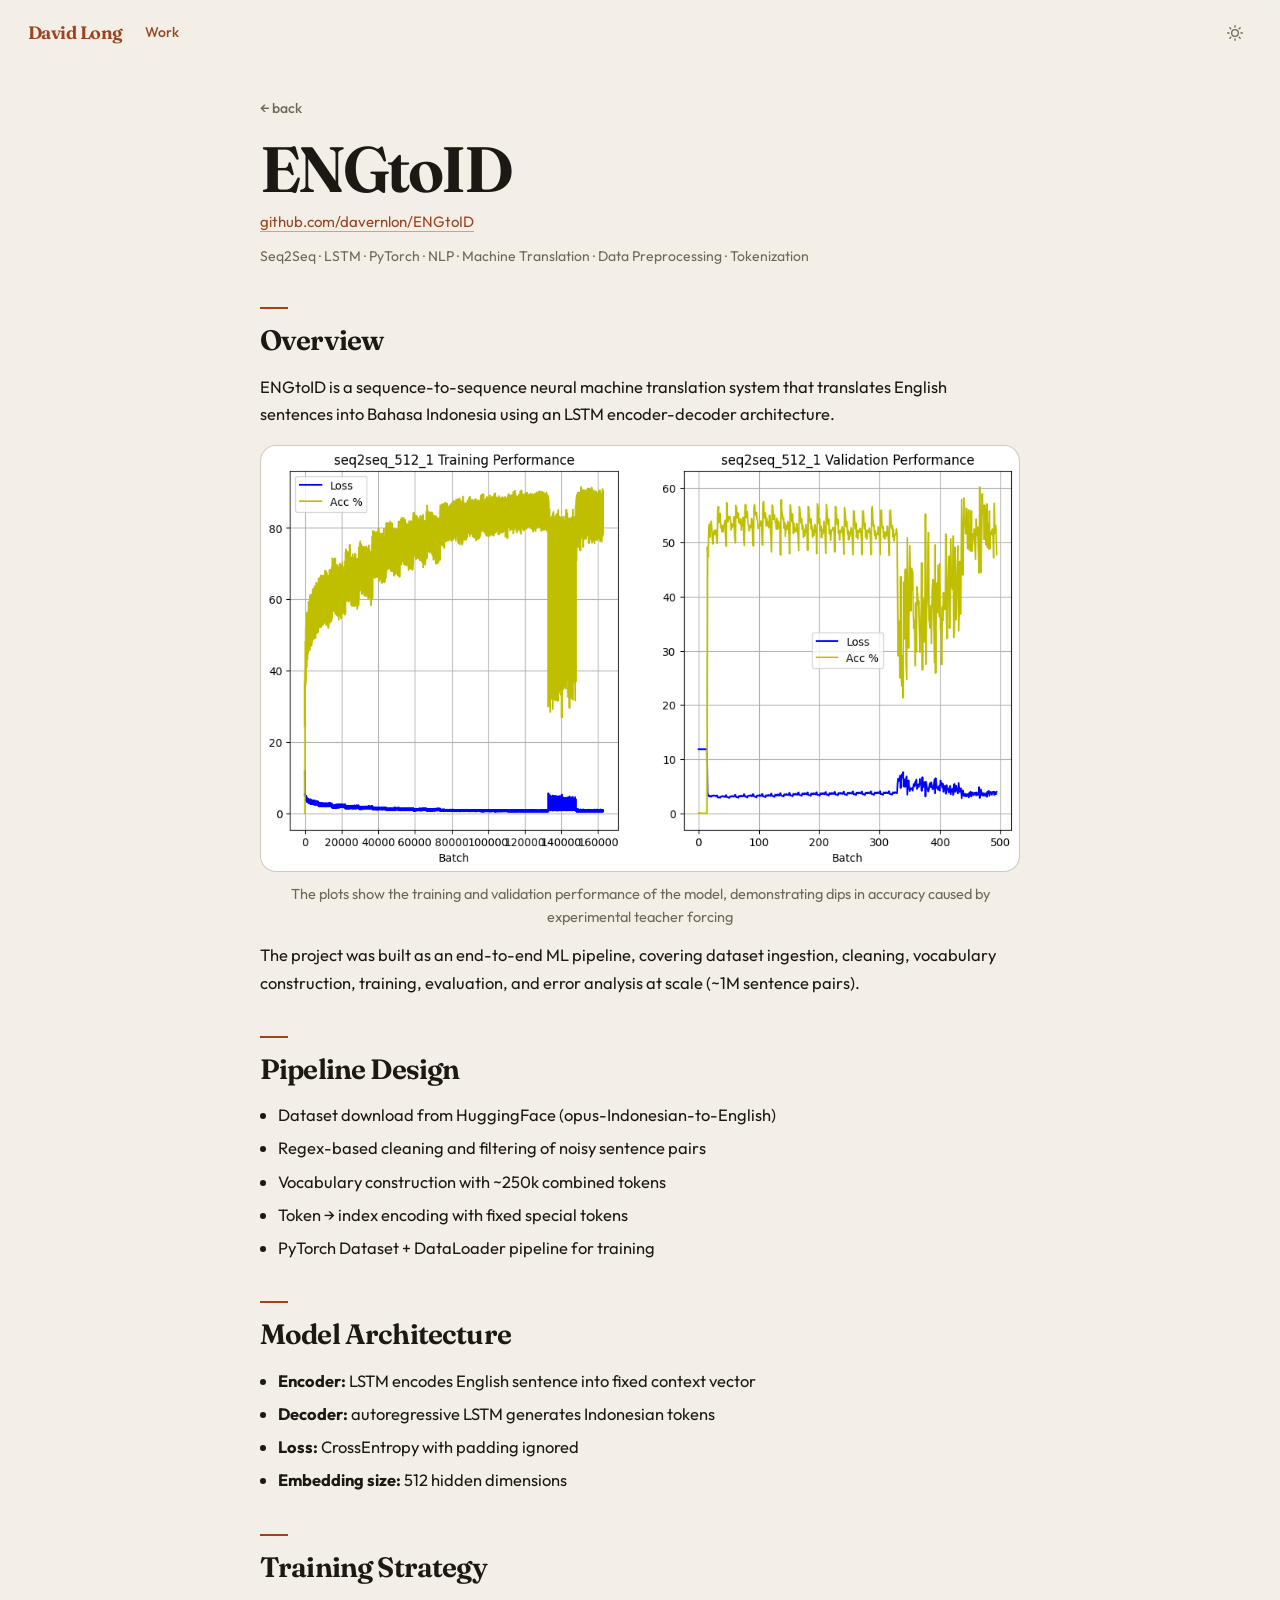
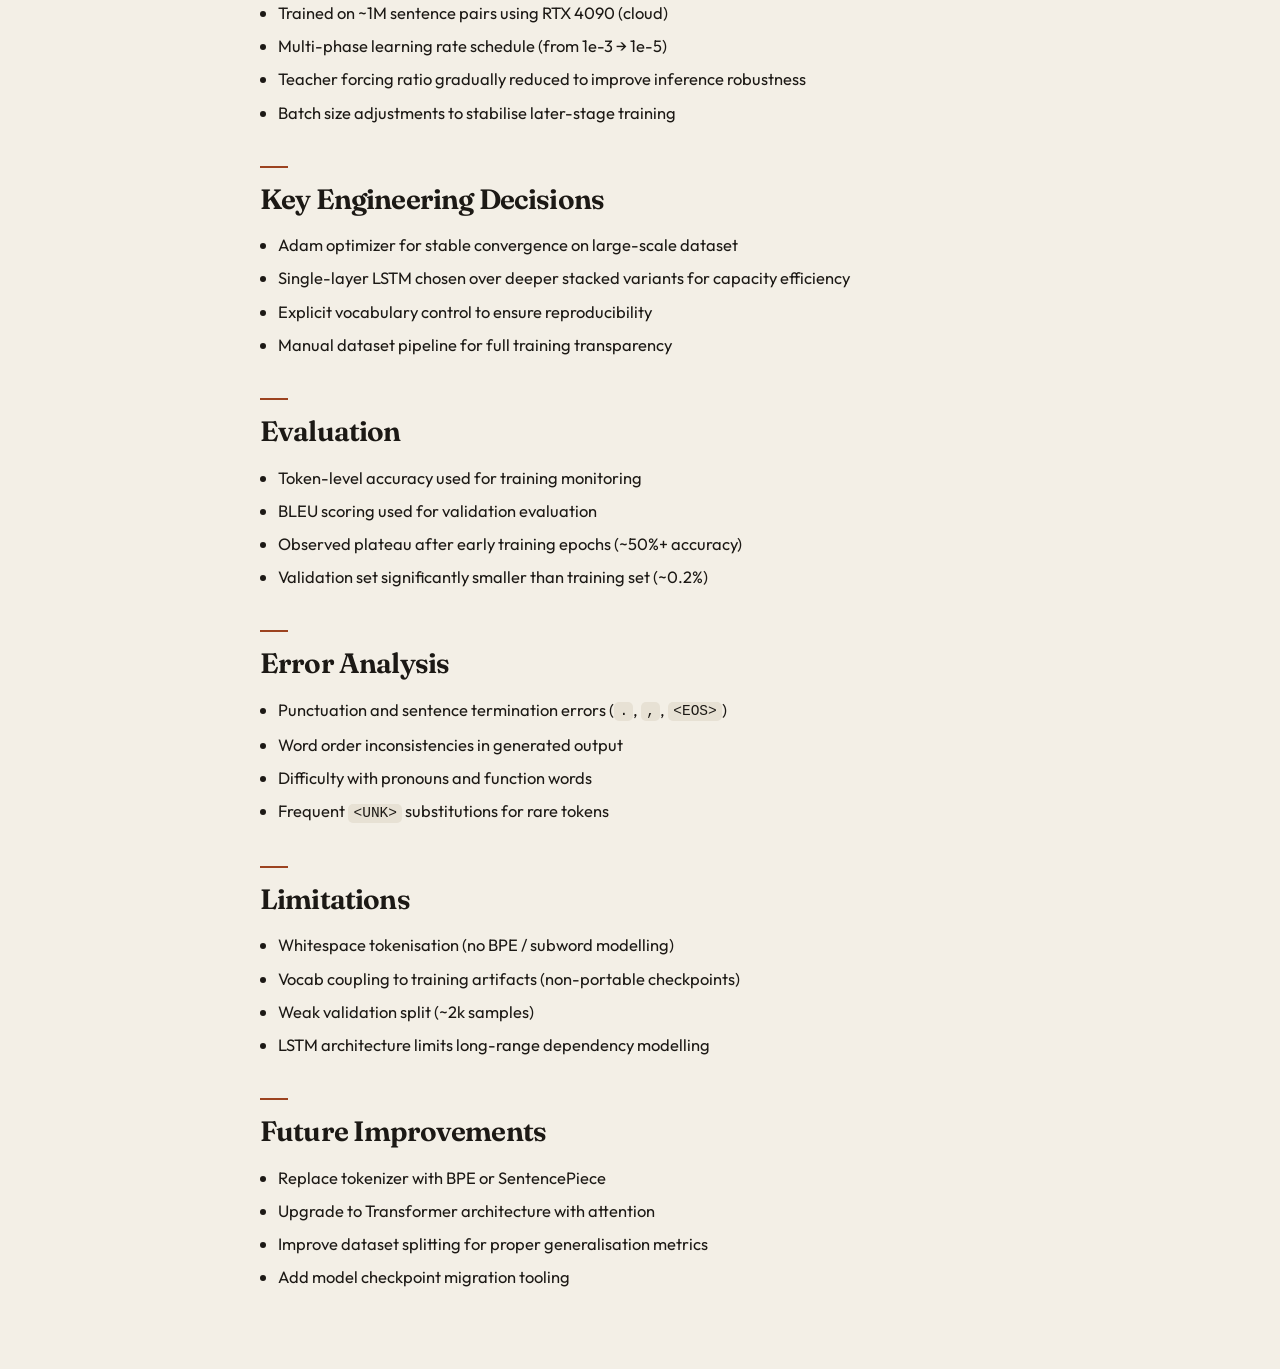
<file: engtoid.html>
<!DOCTYPE html>
<html lang="en">

<head>
    <meta charset="UTF-8" />
    <meta name="viewport" content="width=device-width, initial-scale=1.0" />
    <title>ENGtoID — David Long</title>

    <script>
        (function () {
            var t = localStorage.getItem("theme");
            if (t === "dark" || (!t && window.matchMedia("(prefers-color-scheme: dark)").matches)) {
                document.documentElement.classList.add("dark");
            }
        })();
    </script>

        <link rel="stylesheet" href="style.css" />
</head>

<body class="study">

    <header class="bar">
        <a class="brand" href="index.html">David Long</a>
        <nav class="bar-nav">
            <a href="index.html#work">Work</a>
        </nav>
        <div class="bar-end">
            <button id="theme-toggle" type="button" aria-label="Toggle color theme">
                <svg class="icon-sun" viewBox="0 0 24 24" fill="none" stroke="currentColor" stroke-width="2" stroke-linecap="round" stroke-linejoin="round">
                    <circle cx="12" cy="12" r="5" />
                    <line x1="12" y1="1" x2="12" y2="3" />
                    <line x1="12" y1="21" x2="12" y2="23" />
                    <line x1="4.22" y1="4.22" x2="5.64" y2="5.64" />
                    <line x1="18.36" y1="18.36" x2="19.78" y2="19.78" />
                    <line x1="1" y1="12" x2="3" y2="12" />
                    <line x1="21" y1="12" x2="23" y2="12" />
                    <line x1="4.22" y1="19.78" x2="5.64" y2="18.36" />
                    <line x1="18.36" y1="5.64" x2="19.78" y2="4.22" />
                </svg>
                <svg class="icon-moon" viewBox="0 0 24 24" fill="none" stroke="currentColor" stroke-width="2" stroke-linecap="round" stroke-linejoin="round">
                    <path d="M21 12.79A9 9 0 1 1 11.21 3 7 7 0 0 0 21 12.79z" />
                </svg>
            </button>
        </div>
    </header>

    <div class="page">

        <a href="index.html" class="back">← back</a>

        <div class="resume-name">ENGtoID</div>

        <div class="resume-contact">
            <a href="https://github.com/davernlon/ENGtoID" target="_blank">
                github.com/davernlon/ENGtoID
            </a>
        </div>

        <div class="meta">
            Seq2Seq · LSTM · PyTorch · NLP · Machine Translation · Data Preprocessing · Tokenization
        </div>

        <div class="section-heading">Overview</div>
        <div class="text-block">
            ENGtoID is a sequence-to-sequence neural machine translation system that translates English
            sentences into Bahasa Indonesia using an LSTM encoder-decoder architecture.
        </div>
        <div class="image-center">
            <img src="img/engtoid_performance.png" alt="ENGtoID performance" width="350px">
        </div>
        <div class="text-block italic" style="text-align: center;">
            The plots show the training and validation performance of the model, demonstrating dips in accuracy
            caused by experimental teacher forcing
        </div>

        <div class="text-block">
            The project was built as an end-to-end ML pipeline, covering dataset ingestion, cleaning,
            vocabulary construction, training, evaluation, and error analysis at scale (~1M sentence pairs).
        </div>

        <div class="section-heading">Pipeline Design</div>
        <ul>
            <li>Dataset download from HuggingFace (opus-Indonesian-to-English)</li>
            <li>Regex-based cleaning and filtering of noisy sentence pairs</li>
            <li>Vocabulary construction with ~250k combined tokens</li>
            <li>Token → index encoding with fixed special tokens</li>
            <li>PyTorch Dataset + DataLoader pipeline for training</li>
        </ul>

        <div class="section-heading">Model Architecture</div>
        <ul>
            <li><b>Encoder:</b> LSTM encodes English sentence into fixed context vector</li>
            <li><b>Decoder:</b> autoregressive LSTM generates Indonesian tokens</li>
            <li><b>Loss:</b> CrossEntropy with padding ignored</li>
            <li><b>Embedding size:</b> 512 hidden dimensions</li>
        </ul>

        <div class="section-heading">Training Strategy</div>
        <ul>
            <li>Trained on ~1M sentence pairs using RTX 4090 (cloud)</li>
            <li>Multi-phase learning rate schedule (from 1e-3 → 1e-5)</li>
            <li>Teacher forcing ratio gradually reduced to improve inference robustness</li>
            <li>Batch size adjustments to stabilise later-stage training</li>
        </ul>

        <div class="section-heading">Key Engineering Decisions</div>
        <ul>
            <li>Adam optimizer for stable convergence on large-scale dataset</li>
            <li>Single-layer LSTM chosen over deeper stacked variants for capacity efficiency</li>
            <li>Explicit vocabulary control to ensure reproducibility</li>
            <li>Manual dataset pipeline for full training transparency</li>
        </ul>

        <div class="section-heading">Evaluation</div>
        <ul>
            <li>Token-level accuracy used for training monitoring</li>
            <li>BLEU scoring used for validation evaluation</li>
            <li>Observed plateau after early training epochs (~50%+ accuracy)</li>
            <li>Validation set significantly smaller than training set (~0.2%)</li>
        </ul>

        <div class="section-heading">Error Analysis</div>
        <ul>
            <li>Punctuation and sentence termination errors (<code>.</code>, <code>,</code>, <code>&lt;EOS&gt;</code>)
            </li>
            <li>Word order inconsistencies in generated output</li>
            <li>Difficulty with pronouns and function words</li>
            <li>Frequent <code>&lt;UNK&gt;</code> substitutions for rare tokens</li>
        </ul>

        <div class="section-heading">Limitations</div>
        <ul>
            <li>Whitespace tokenisation (no BPE / subword modelling)</li>
            <li>Vocab coupling to training artifacts (non-portable checkpoints)</li>
            <li>Weak validation split (~2k samples)</li>
            <li>LSTM architecture limits long-range dependency modelling</li>
        </ul>

        <div class="section-heading">Future Improvements</div>
        <ul>
            <li>Replace tokenizer with BPE or SentencePiece</li>
            <li>Upgrade to Transformer architecture with attention</li>
            <li>Improve dataset splitting for proper generalisation metrics</li>
            <li>Add model checkpoint migration tooling</li>
        </ul>

    </div>

    <script>
        const btn = document.getElementById('theme-toggle');
        const label = document.getElementById('toggle-label');

        if (document.documentElement.classList.contains("dark")) {
            label.textContent = "light";
        }

        btn.addEventListener('click', () => {
            const isDark = document.documentElement.classList.toggle('dark');
            localStorage.setItem("theme", isDark ? "dark" : "light");
            label.textContent = isDark ? "light" : "dark";
        });
    </script>

</body>

</html>
</file>
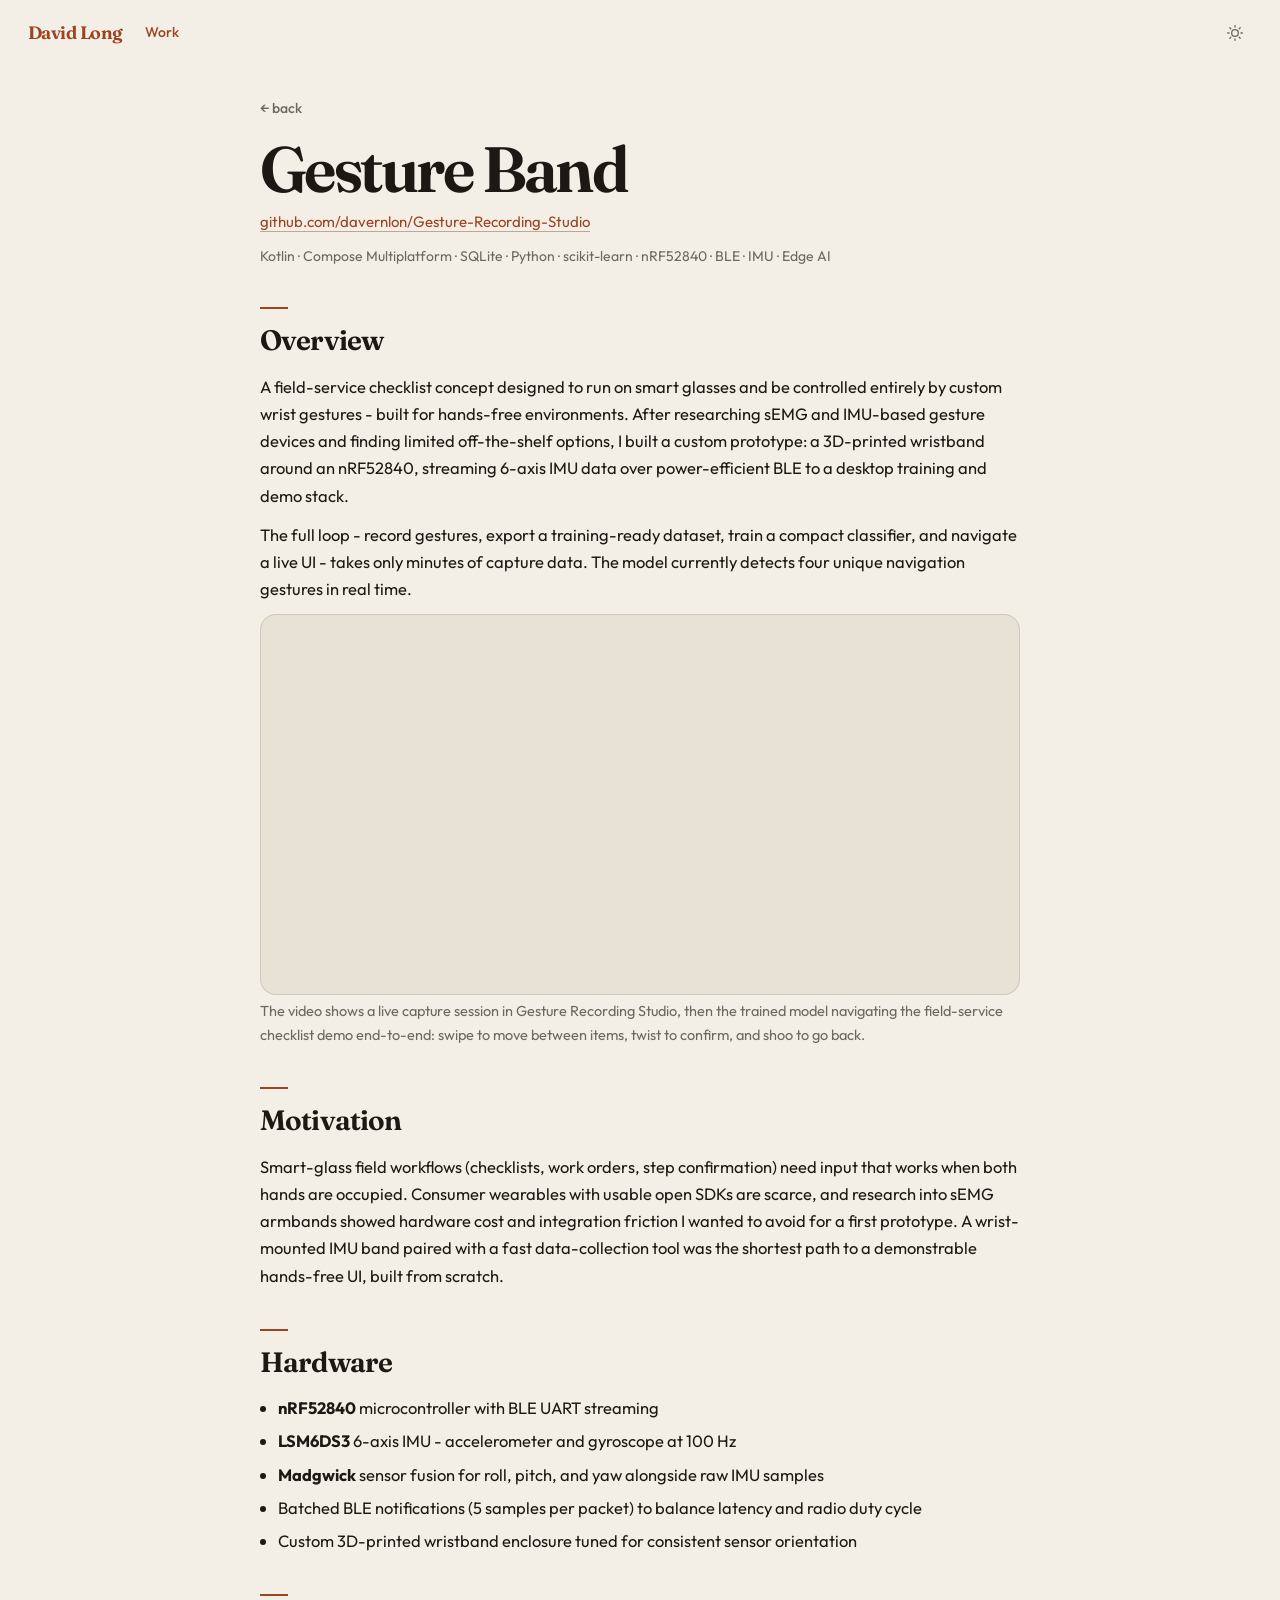
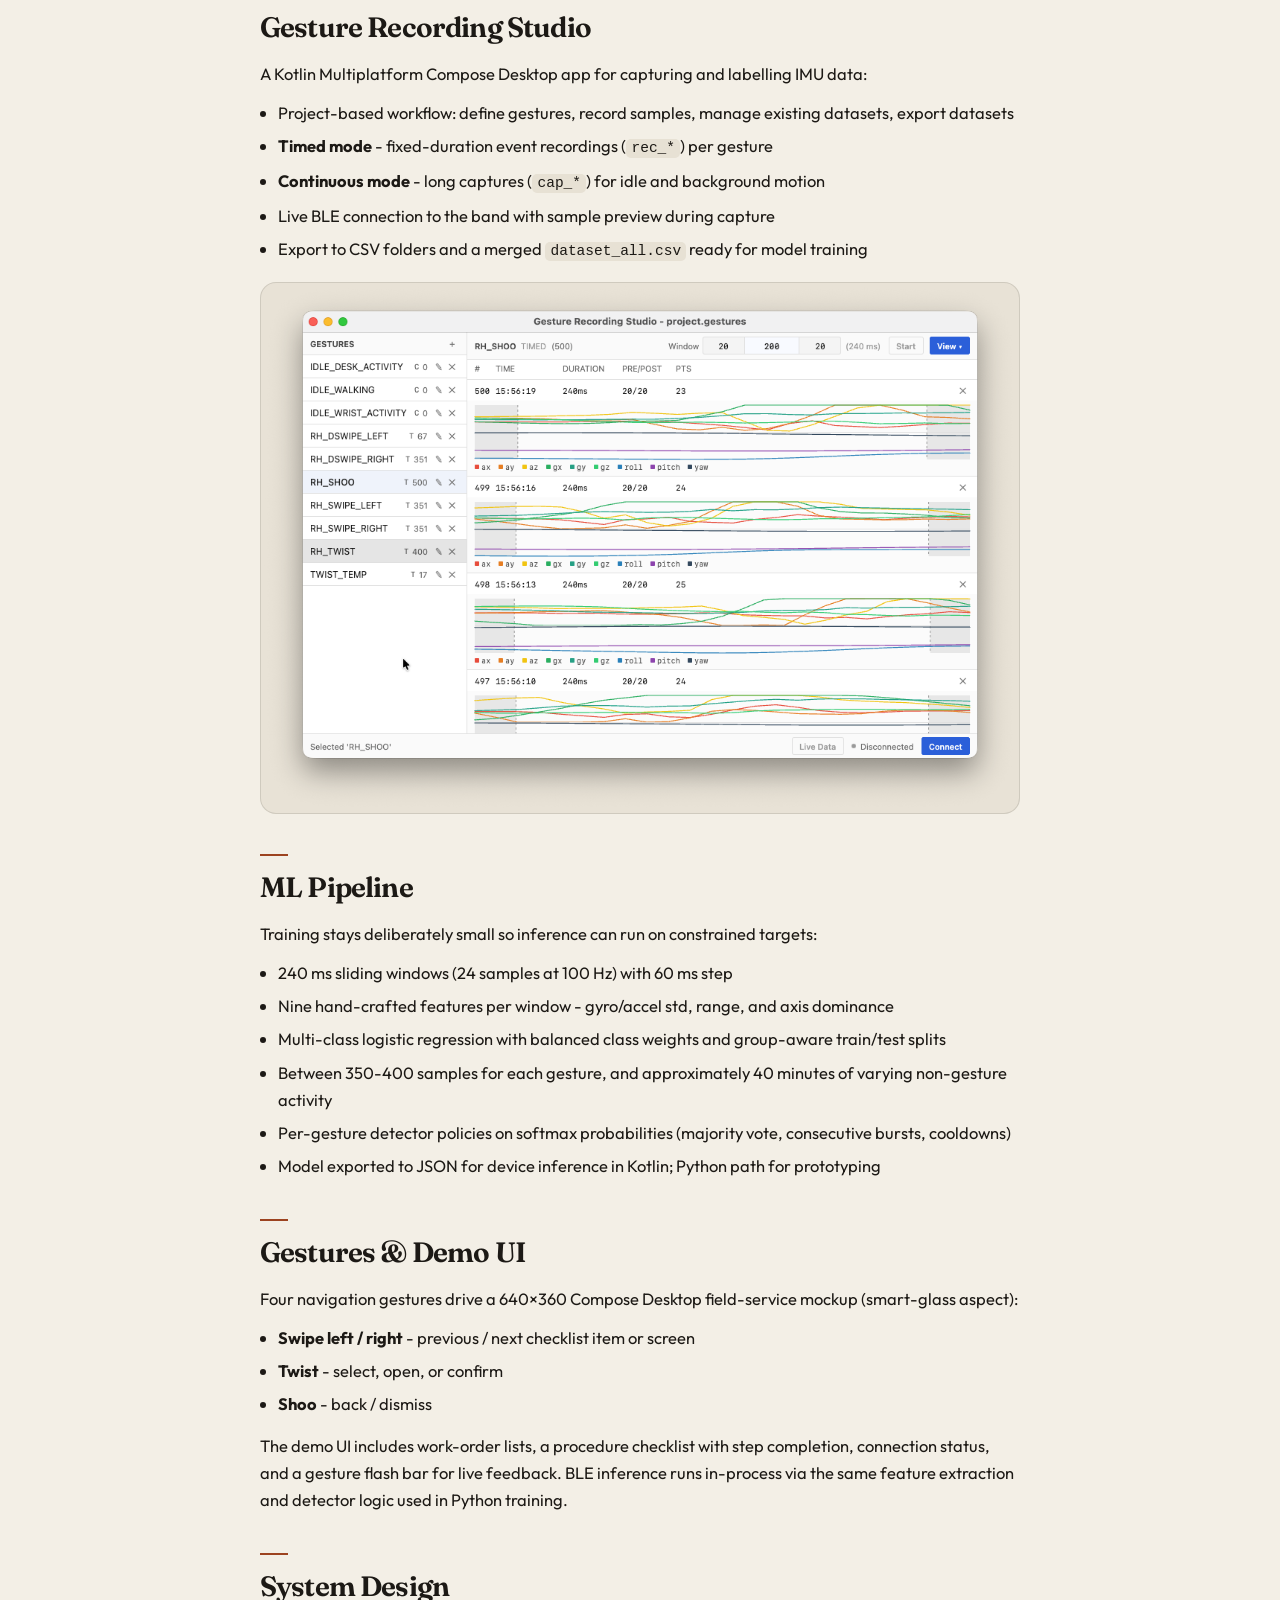
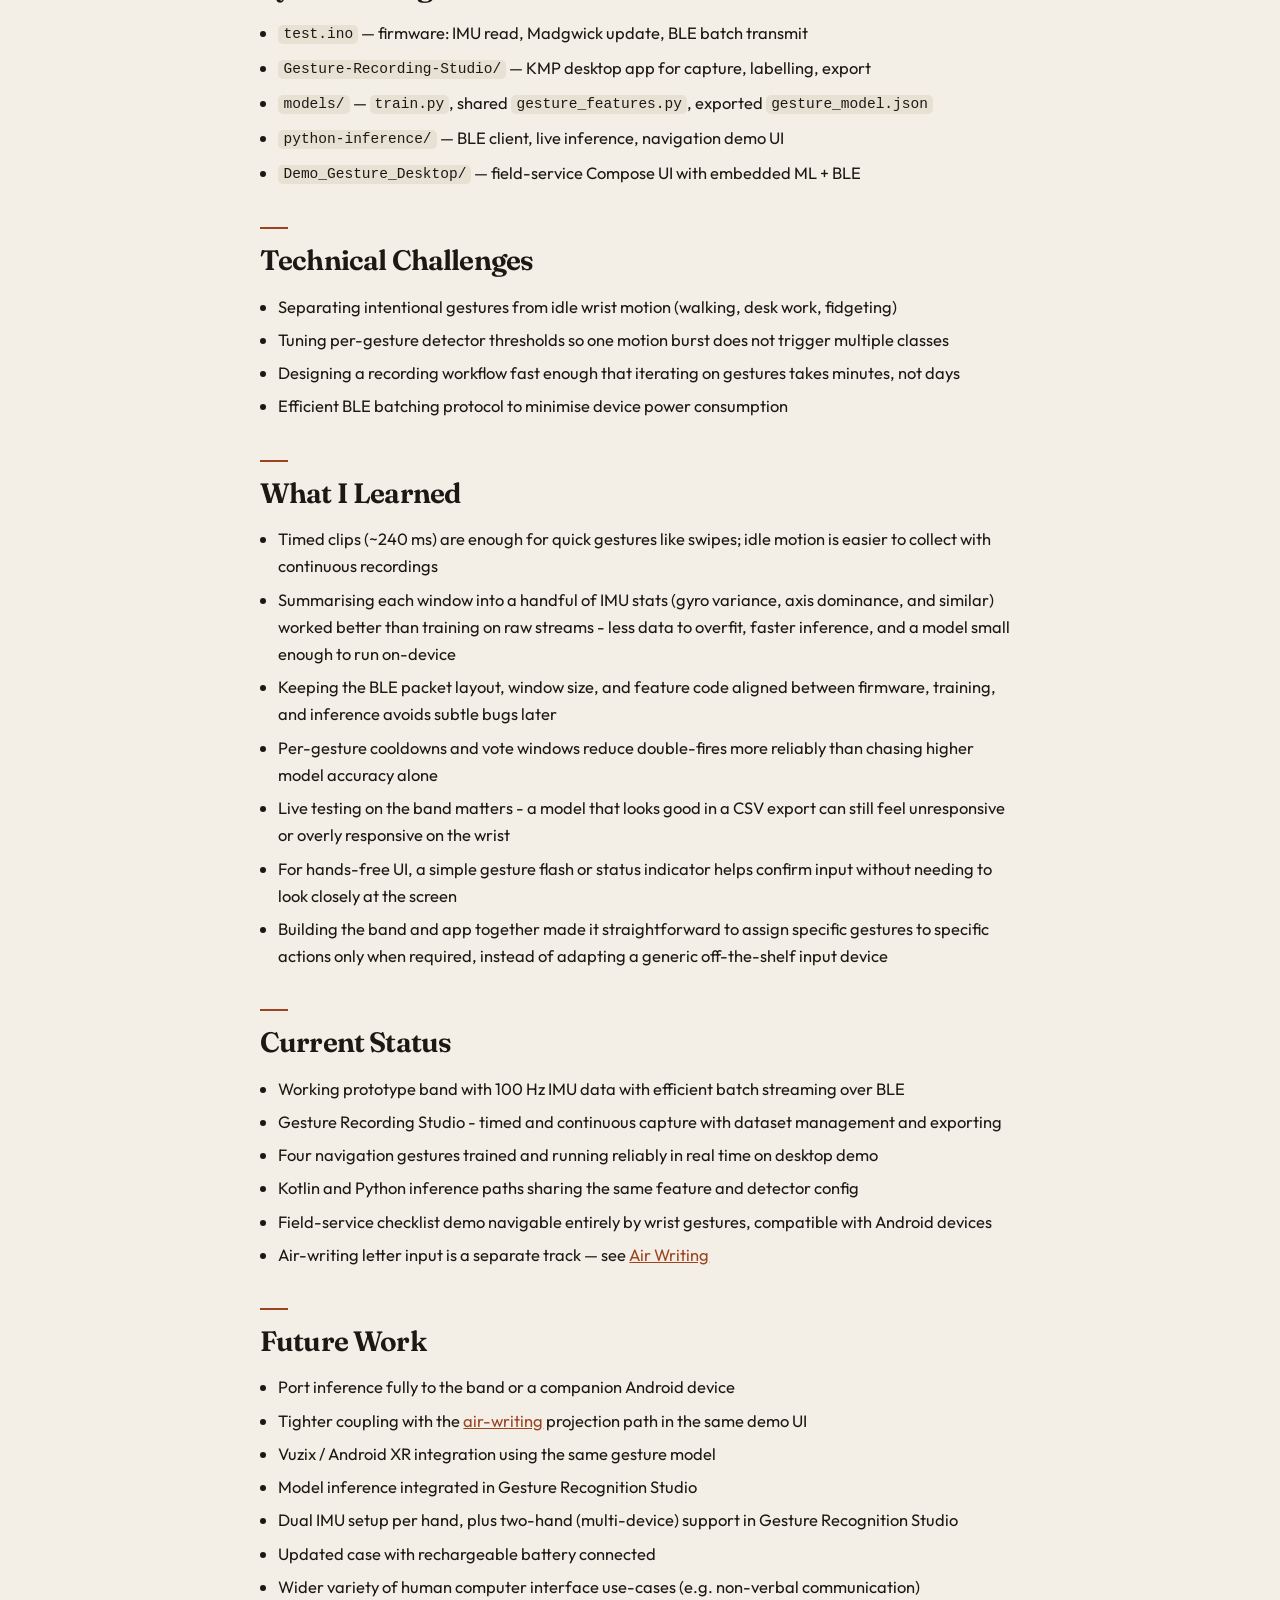
<file: gestureband.html>
<!DOCTYPE html>
<html lang="en">

<head>

    <script>
        (function () {
            var t = localStorage.getItem("theme");
            if (t === "dark" || (!t && window.matchMedia("(prefers-color-scheme: dark)").matches)) {
                document.documentElement.classList.add("dark");
            }
        })();
    </script>

    <meta charset="UTF-8" />
    <meta name="viewport" content="width=device-width, initial-scale=1.0" />
    <title>Gesture Band — David Long</title>

        <link rel="stylesheet" href="style.css" />
</head>

<body class="study">

    <header class="bar">
        <a class="brand" href="index.html">David Long</a>
        <nav class="bar-nav">
            <a href="index.html#work">Work</a>
        </nav>
        <div class="bar-end">
            <button id="theme-toggle" type="button" aria-label="Toggle color theme">
                <svg class="icon-sun" viewBox="0 0 24 24" fill="none" stroke="currentColor" stroke-width="2" stroke-linecap="round" stroke-linejoin="round">
                    <circle cx="12" cy="12" r="5" />
                    <line x1="12" y1="1" x2="12" y2="3" />
                    <line x1="12" y1="21" x2="12" y2="23" />
                    <line x1="4.22" y1="4.22" x2="5.64" y2="5.64" />
                    <line x1="18.36" y1="18.36" x2="19.78" y2="19.78" />
                    <line x1="1" y1="12" x2="3" y2="12" />
                    <line x1="21" y1="12" x2="23" y2="12" />
                    <line x1="4.22" y1="19.78" x2="5.64" y2="18.36" />
                    <line x1="18.36" y1="5.64" x2="19.78" y2="4.22" />
                </svg>
                <svg class="icon-moon" viewBox="0 0 24 24" fill="none" stroke="currentColor" stroke-width="2" stroke-linecap="round" stroke-linejoin="round">
                    <path d="M21 12.79A9 9 0 1 1 11.21 3 7 7 0 0 0 21 12.79z" />
                </svg>
            </button>
        </div>
    </header>

    <div class="page">

        <a href="index.html" class="back">← back</a>

        <div class="resume-name">Gesture Band</div>

        <div class="resume-contact">
            <a href="https://github.com/davernlon/Gesture-Recording-Studio" target="_blank">
                github.com/davernlon/Gesture-Recording-Studio
            </a>
        </div>

        <div class="meta">
            Kotlin · Compose Multiplatform · SQLite · Python · scikit-learn · nRF52840 · BLE · IMU · Edge AI
        </div>

        <div class="section-heading">Overview</div>
        <div class="text-block">
            A field-service checklist concept designed to run on smart glasses and be controlled entirely
            by custom wrist gestures - built for hands-free environments.
            After researching sEMG and IMU-based gesture devices and finding limited off-the-shelf options,
            I built a custom prototype: a 3D-printed wristband around an nRF52840, streaming 6-axis IMU
            data over power-efficient BLE to a desktop training and demo stack.
        </div>
        <div class="text-block">
            The full loop - record gestures, export a training-ready dataset, train a compact classifier,
            and navigate a live UI - takes only minutes of capture data. The model currently detects
            four unique navigation gestures in real time.
        </div>

        <video autoplay muted loop playsinline style="margin-bottom: 4px; max-width: 100%;">
            <source src="vid/gesture_preview.mp4" type="video/mp4">
        </video>

        <div class="text-block italic">
            The video shows a live capture session in Gesture Recording Studio, then the trained model
            navigating the field-service checklist demo end-to-end: swipe to move between items, twist to
            confirm, and shoo to go back.
        </div>

        <div class="section-heading">Motivation</div>
        <div class="text-block">
            Smart-glass field workflows (checklists, work orders, step confirmation) need input that works
            when both hands are occupied. Consumer wearables with usable open SDKs are scarce, and research
            into sEMG armbands showed hardware cost and integration friction I wanted to avoid for a first
            prototype. A wrist-mounted IMU band paired with a fast data-collection tool was the shortest
            path to a demonstrable hands-free UI, built from scratch.
        </div>

        <div class="section-heading">Hardware</div>
        <ul>
            <li><b>nRF52840</b> microcontroller with BLE UART streaming</li>
            <li><b>LSM6DS3</b> 6-axis IMU - accelerometer and gyroscope at 100&nbsp;Hz</li>
            <li><b>Madgwick</b> sensor fusion for roll, pitch, and yaw alongside raw IMU samples</li>
            <li>Batched BLE notifications (5 samples per packet) to balance latency and radio duty cycle</li>
            <li>Custom 3D-printed wristband enclosure tuned for consistent sensor orientation</li>
        </ul>

        <div class="section-heading">Gesture Recording Studio</div>
        <div class="text-block">
            A Kotlin Multiplatform Compose Desktop app for capturing and labelling IMU data:
        </div>
        <ul>
            <li>Project-based workflow: define gestures, record samples, manage existing datasets, export datasets</li>
            <li><b>Timed mode</b> - fixed-duration event recordings (<code>rec_*</code>) per gesture</li>
            <li><b>Continuous mode</b> - long captures (<code>cap_*</code>) for idle and background motion</li>
            <li>Live BLE connection to the band with sample preview during capture</li>
            <li>Export to CSV folders and a merged <code>dataset_all.csv</code> ready for model training</li>
        </ul>

        <div class="image-center">
            <img src="img/gestureband_grs_preview.png" alt="Gesture Recording Studio preview">
        </div>

        <div class="section-heading">ML Pipeline</div>
        <div class="text-block">
            Training stays deliberately small so inference can run on constrained targets:
        </div>
        <ul>
            <li>240&nbsp;ms sliding windows (24 samples at 100&nbsp;Hz) with 60&nbsp;ms step</li>
            <li>Nine hand-crafted features per window - gyro/accel std, range, and axis dominance</li>
            <li>Multi-class logistic regression with balanced class weights and group-aware train/test splits</li>
            <li>Between 350-400 samples for each gesture, and approximately 40 minutes of varying non-gesture activity</li>
            <li>Per-gesture detector policies on softmax probabilities (majority vote, consecutive bursts, cooldowns)</li>
            <li>Model exported to JSON for device inference in Kotlin; Python path for prototyping</li>
        </ul>

        <div class="section-heading">Gestures &amp; Demo UI</div>
        <div class="text-block">
            Four navigation gestures drive a 640×360 Compose Desktop field-service mockup (smart-glass aspect):
        </div>
        <ul>
            <li><b>Swipe left / right</b> - previous / next checklist item or screen</li>
            <li><b>Twist</b> - select, open, or confirm</li>
            <li><b>Shoo</b> - back / dismiss</li>
        </ul>
        <div class="text-block" style="margin-top: 8px;">
            The demo UI includes work-order lists, a procedure checklist with step completion, connection
            status, and a gesture flash bar for live feedback. BLE inference runs in-process via the same
            feature extraction and detector logic used in Python training.
        </div>

        <div class="section-heading">System Design</div>
        <ul>
            <li><code>test.ino</code> — firmware: IMU read, Madgwick update, BLE batch transmit</li>
            <li><code>Gesture-Recording-Studio/</code> — KMP desktop app for capture, labelling, export</li>
            <li><code>models/</code> — <code>train.py</code>, shared <code>gesture_features.py</code>, exported <code>gesture_model.json</code></li>
            <li><code>python-inference/</code> — BLE client, live inference, navigation demo UI</li>
            <li><code>Demo_Gesture_Desktop/</code> — field-service Compose UI with embedded ML + BLE</li>
        </ul>

        <div class="section-heading">Technical Challenges</div>
        <ul>
            <li>Separating intentional gestures from idle wrist motion (walking, desk work, fidgeting)</li>
            <li>Tuning per-gesture detector thresholds so one motion burst does not trigger multiple classes</li>
            <li>Designing a recording workflow fast enough that iterating on gestures takes minutes, not days</li>
            <li>Efficient BLE batching protocol to minimise device power consumption</li>
        </ul>

        <div class="section-heading">What I Learned</div>
        <ul>
            <li>Timed clips (~240&nbsp;ms) are enough for quick gestures like swipes; idle motion is easier to collect with continuous recordings</li>
            <li>Summarising each window into a handful of IMU stats (gyro variance, axis dominance, and similar) worked better than training on raw streams - less data to overfit, faster inference, and a model small enough to run on-device</li>
            <li>Keeping the BLE packet layout, window size, and feature code aligned between firmware, training, and inference avoids subtle bugs later</li>
            <li>Per-gesture cooldowns and vote windows reduce double-fires more reliably than chasing higher model accuracy alone</li>
            <li>Live testing on the band matters - a model that looks good in a CSV export can still feel unresponsive or overly responsive on the wrist</li>
            <li>For hands-free UI, a simple gesture flash or status indicator helps confirm input without needing to look closely at the screen</li>
            <li>Building the band and app together made it straightforward to assign specific gestures to specific actions only when required, instead of adapting a generic off-the-shelf input device</li>
        </ul>

        <div class="section-heading">Current Status</div>
        <ul>
            <li>Working prototype band with 100&nbsp;Hz IMU data with efficient batch streaming over BLE</li>
            <li>Gesture Recording Studio - timed and continuous capture with dataset management and exporting</li>
            <li>Four navigation gestures trained and running reliably in real time on desktop demo</li>
            <li>Kotlin and Python inference paths sharing the same feature and detector config</li>
            <li>Field-service checklist demo navigable entirely by wrist gestures, compatible with Android devices</li>
            <li>Air-writing letter input is a separate track — see <a href="airwriting.html">Air Writing</a></li>
        </ul>

        <div class="section-heading">Future Work</div>
        <ul>
            <li>Port inference fully to the band or a companion Android device</li>
            <li>Tighter coupling with the <a href="airwriting.html">air-writing</a> projection path in the same demo UI</li>
            <li>Vuzix / Android XR integration using the same gesture model</li>
            <li>Model inference integrated in Gesture Recognition Studio</li>
            <li>Dual IMU setup per hand, plus two-hand (multi-device) support in Gesture Recognition Studio</li>
            <li>Updated case with rechargeable battery connected</li>
            <li>Wider variety of human computer interface use-cases (e.g. non-verbal communication)</li>
        </ul>

    </div>

    <script src="theme.js"></script>

</body>

</html>
</file>
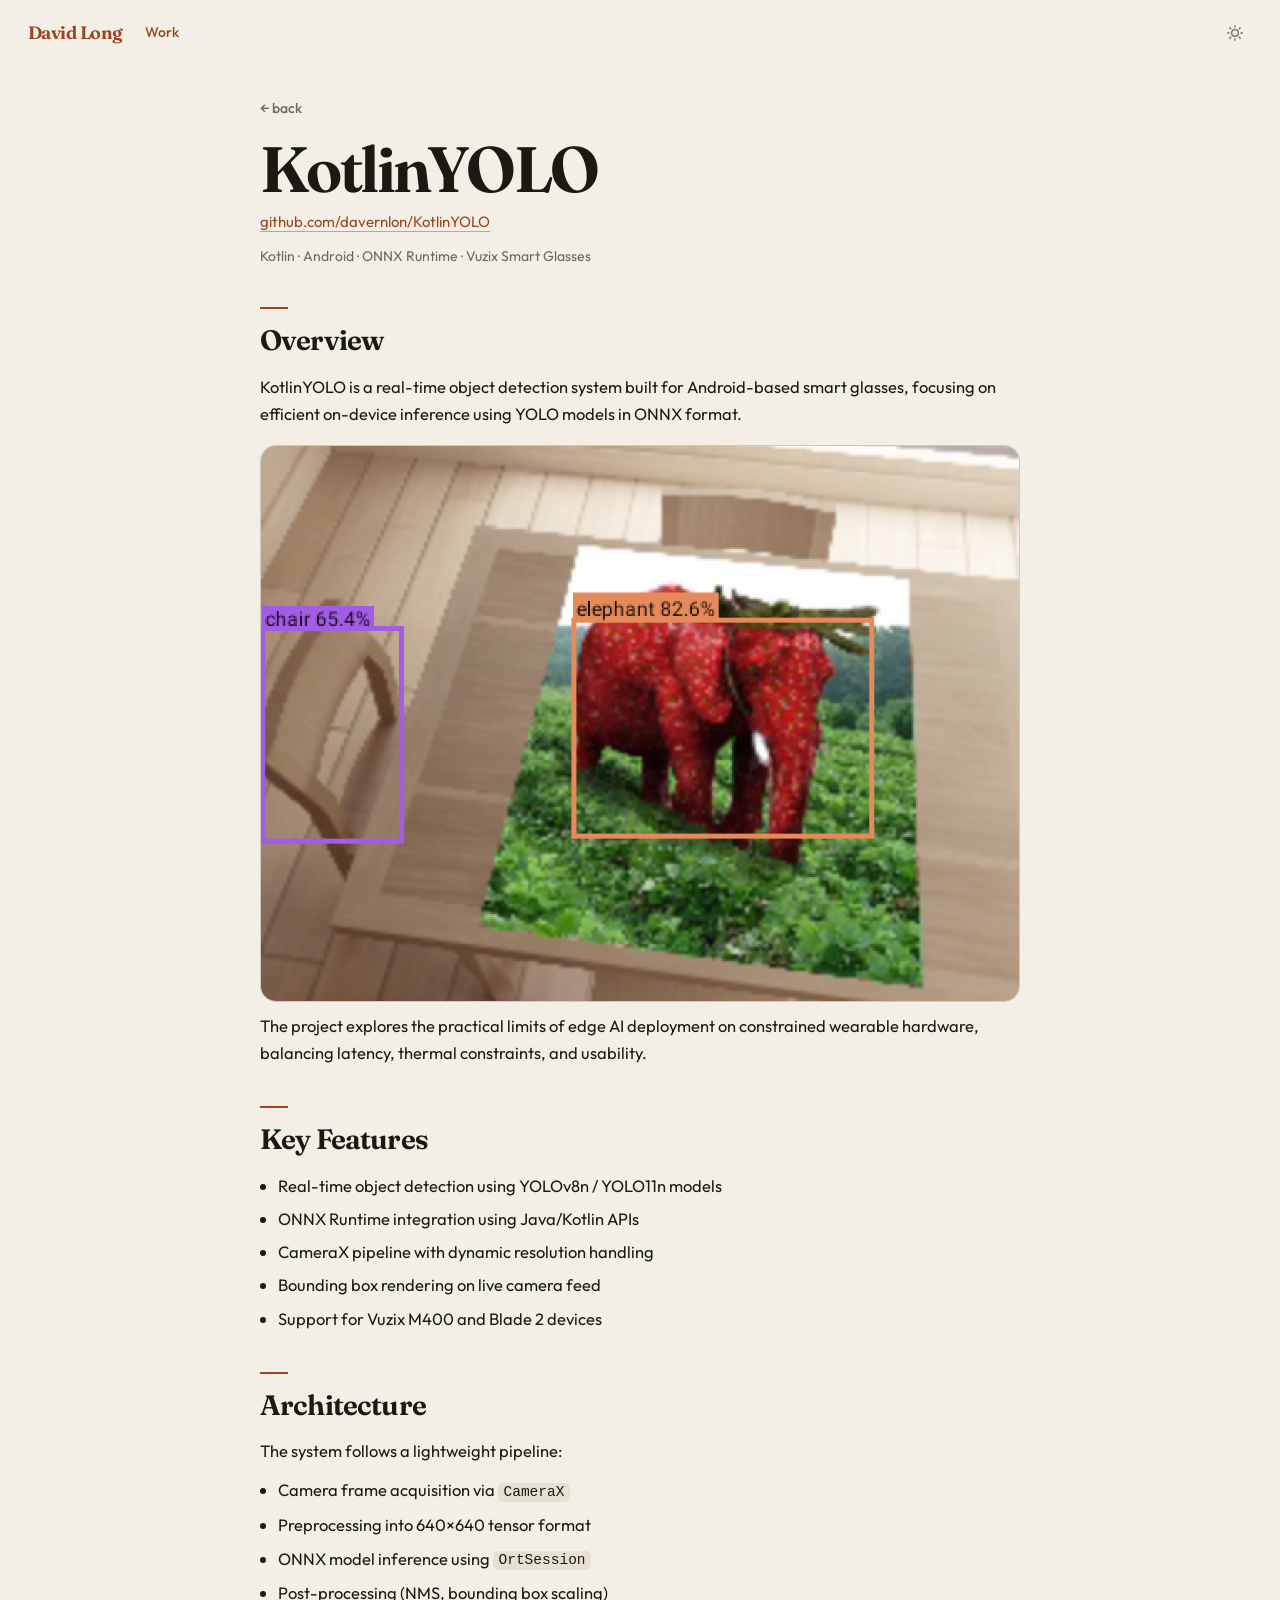
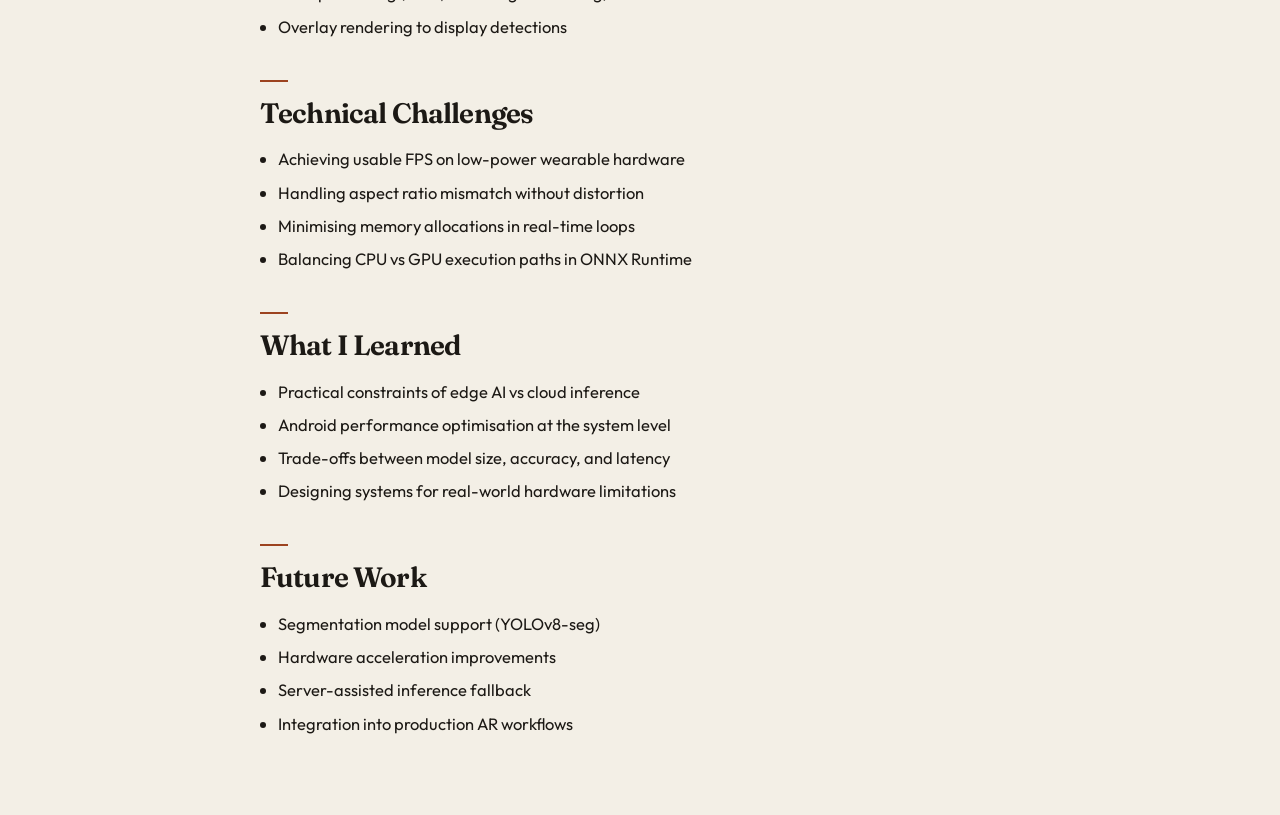
<file: kotlinyolo.html>
<!DOCTYPE html>
<html lang="en">

<head>

    <script>
        (function () {
            var t = localStorage.getItem("theme");
            if (t === "dark" || (!t && window.matchMedia("(prefers-color-scheme: dark)").matches)) {
                document.documentElement.classList.add("dark");
            }
        })();
    </script>

    <meta charset="UTF-8" />
    <meta name="viewport" content="width=device-width, initial-scale=1.0" />
    <title>KotlinYOLO — David Long</title>

        <link rel="stylesheet" href="style.css" />
</head>

<body class="study">

    <header class="bar">
        <a class="brand" href="index.html">David Long</a>
        <nav class="bar-nav">
            <a href="index.html#work">Work</a>
        </nav>
        <div class="bar-end">
            <button id="theme-toggle" type="button" aria-label="Toggle color theme">
                <svg class="icon-sun" viewBox="0 0 24 24" fill="none" stroke="currentColor" stroke-width="2" stroke-linecap="round" stroke-linejoin="round">
                    <circle cx="12" cy="12" r="5" />
                    <line x1="12" y1="1" x2="12" y2="3" />
                    <line x1="12" y1="21" x2="12" y2="23" />
                    <line x1="4.22" y1="4.22" x2="5.64" y2="5.64" />
                    <line x1="18.36" y1="18.36" x2="19.78" y2="19.78" />
                    <line x1="1" y1="12" x2="3" y2="12" />
                    <line x1="21" y1="12" x2="23" y2="12" />
                    <line x1="4.22" y1="19.78" x2="5.64" y2="18.36" />
                    <line x1="18.36" y1="5.64" x2="19.78" y2="4.22" />
                </svg>
                <svg class="icon-moon" viewBox="0 0 24 24" fill="none" stroke="currentColor" stroke-width="2" stroke-linecap="round" stroke-linejoin="round">
                    <path d="M21 12.79A9 9 0 1 1 11.21 3 7 7 0 0 0 21 12.79z" />
                </svg>
            </button>
        </div>
    </header>

    <div class="page">

        <a href="index.html" class="back">← back</a>

        <div class="resume-name">KotlinYOLO</div>

        <div class="resume-contact">
            <a href="https://github.com/davernlon/KotlinYOLO" target="_blank">
                github.com/davernlon/KotlinYOLO
            </a>
        </div>

        <div class="meta">
            Kotlin · Android · ONNX Runtime · Vuzix Smart Glasses
        </div>

        <div class="section-heading">Overview</div>
        <div class="text-block">
            KotlinYOLO is a real-time object detection system built for Android-based smart glasses,
            focusing on efficient on-device inference using YOLO models in ONNX format.
        </div>

        <div class="image-center">
            <img src="img/kotlinyolo_preview.png" alt="KotlinYOLO preview" width="350px">
        </div>

        <div class="text-block">
            The project explores the practical limits of edge AI deployment on constrained wearable hardware,
            balancing latency, thermal constraints, and usability.
        </div>

        <div class="section-heading">Key Features</div>
        <ul>
            <li>Real-time object detection using YOLOv8n / YOLO11n models</li>
            <li>ONNX Runtime integration using Java/Kotlin APIs</li>
            <li>CameraX pipeline with dynamic resolution handling</li>
            <li>Bounding box rendering on live camera feed</li>
            <li>Support for Vuzix M400 and Blade 2 devices</li>
        </ul>

        <div class="section-heading">Architecture</div>
        <div class="text-block">
            The system follows a lightweight pipeline:
        </div>

        <ul>
            <li>Camera frame acquisition via <code>CameraX</code></li>
            <li>Preprocessing into 640×640 tensor format</li>
            <li>ONNX model inference using <code>OrtSession</code></li>
            <li>Post-processing (NMS, bounding box scaling)</li>
            <li>Overlay rendering to display detections</li>
        </ul>

        <div class="section-heading">Technical Challenges</div>
        <ul>
            <li>Achieving usable FPS on low-power wearable hardware</li>
            <li>Handling aspect ratio mismatch without distortion</li>
            <li>Minimising memory allocations in real-time loops</li>
            <li>Balancing CPU vs GPU execution paths in ONNX Runtime</li>
        </ul>

        <div class="section-heading">What I Learned</div>
        <ul>
            <li>Practical constraints of edge AI vs cloud inference</li>
            <li>Android performance optimisation at the system level</li>
            <li>Trade-offs between model size, accuracy, and latency</li>
            <li>Designing systems for real-world hardware limitations</li>
        </ul>

        <div class="section-heading">Future Work</div>
        <ul>
            <li>Segmentation model support (YOLOv8-seg)</li>
            <li>Hardware acceleration improvements</li>
            <li>Server-assisted inference fallback</li>
            <li>Integration into production AR workflows</li>
        </ul>

    </div>

    <script src="theme.js"></script>

</body>

</html>
</file>
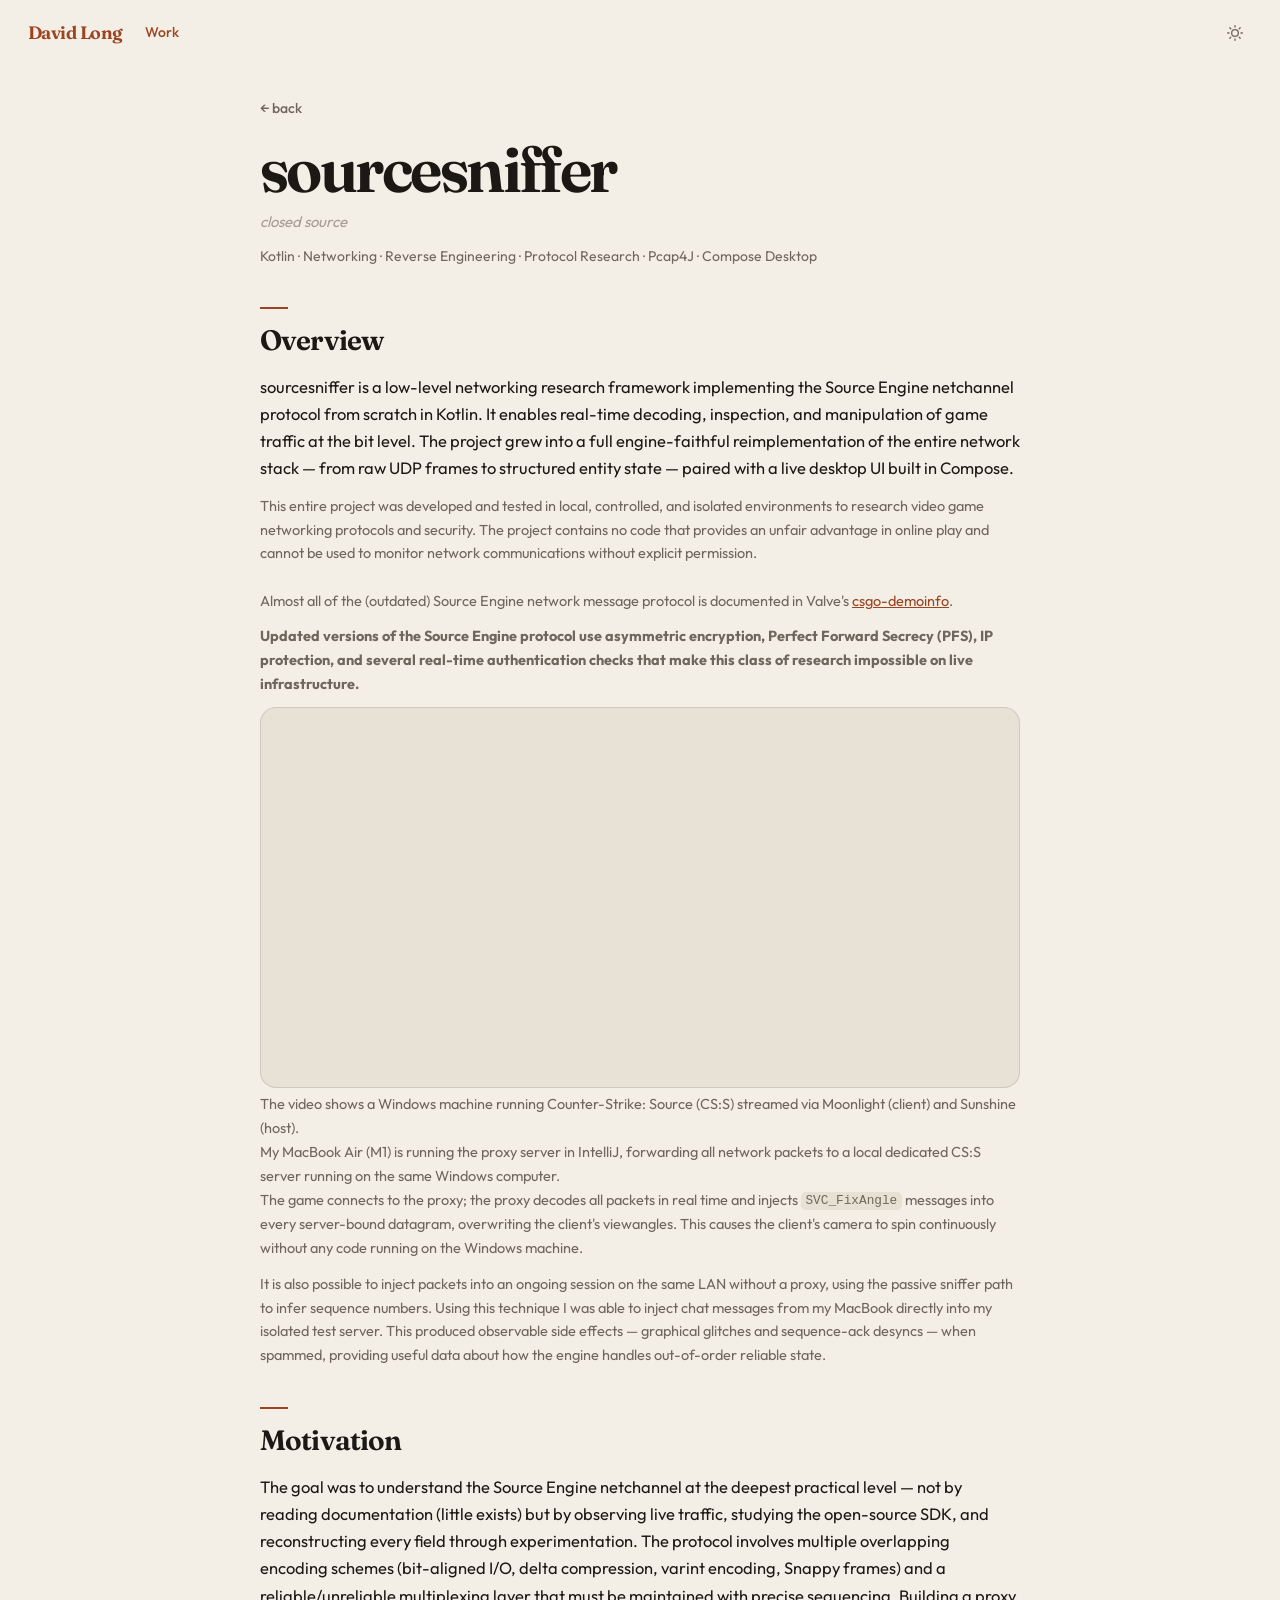
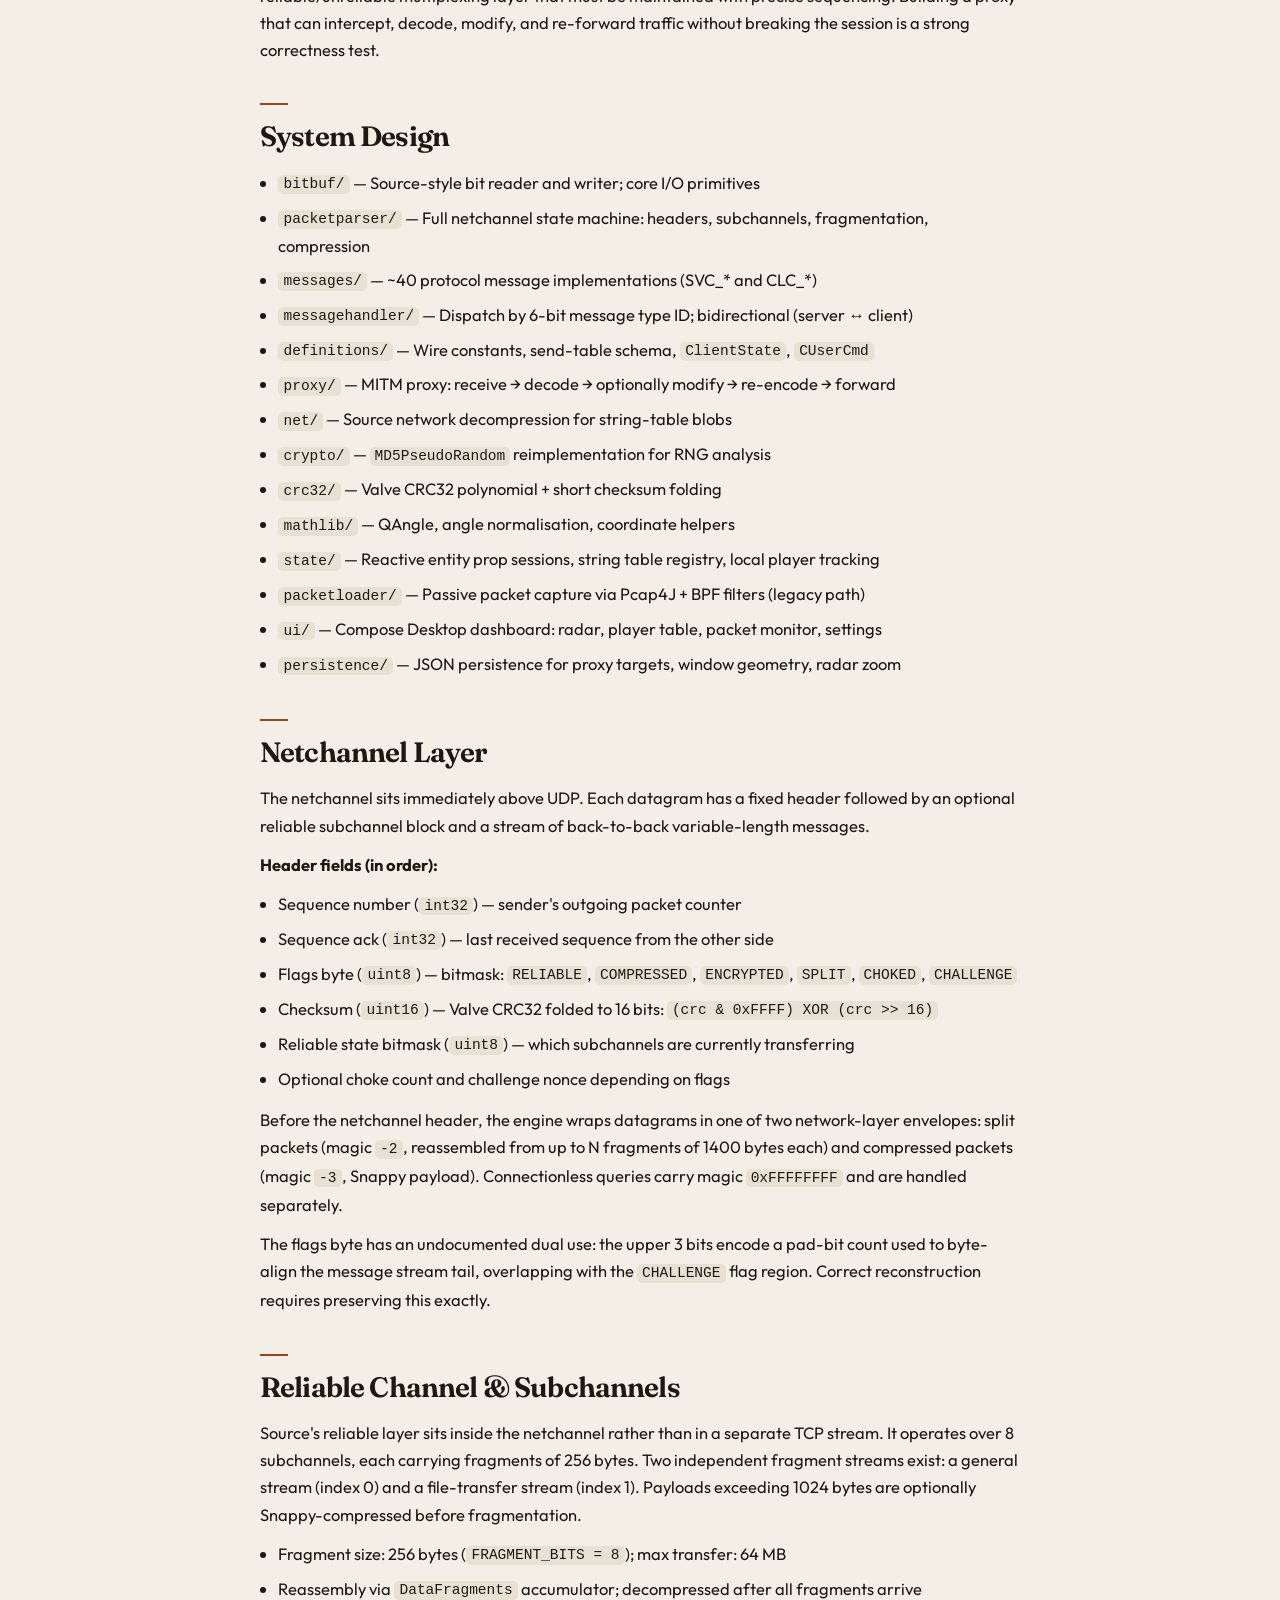
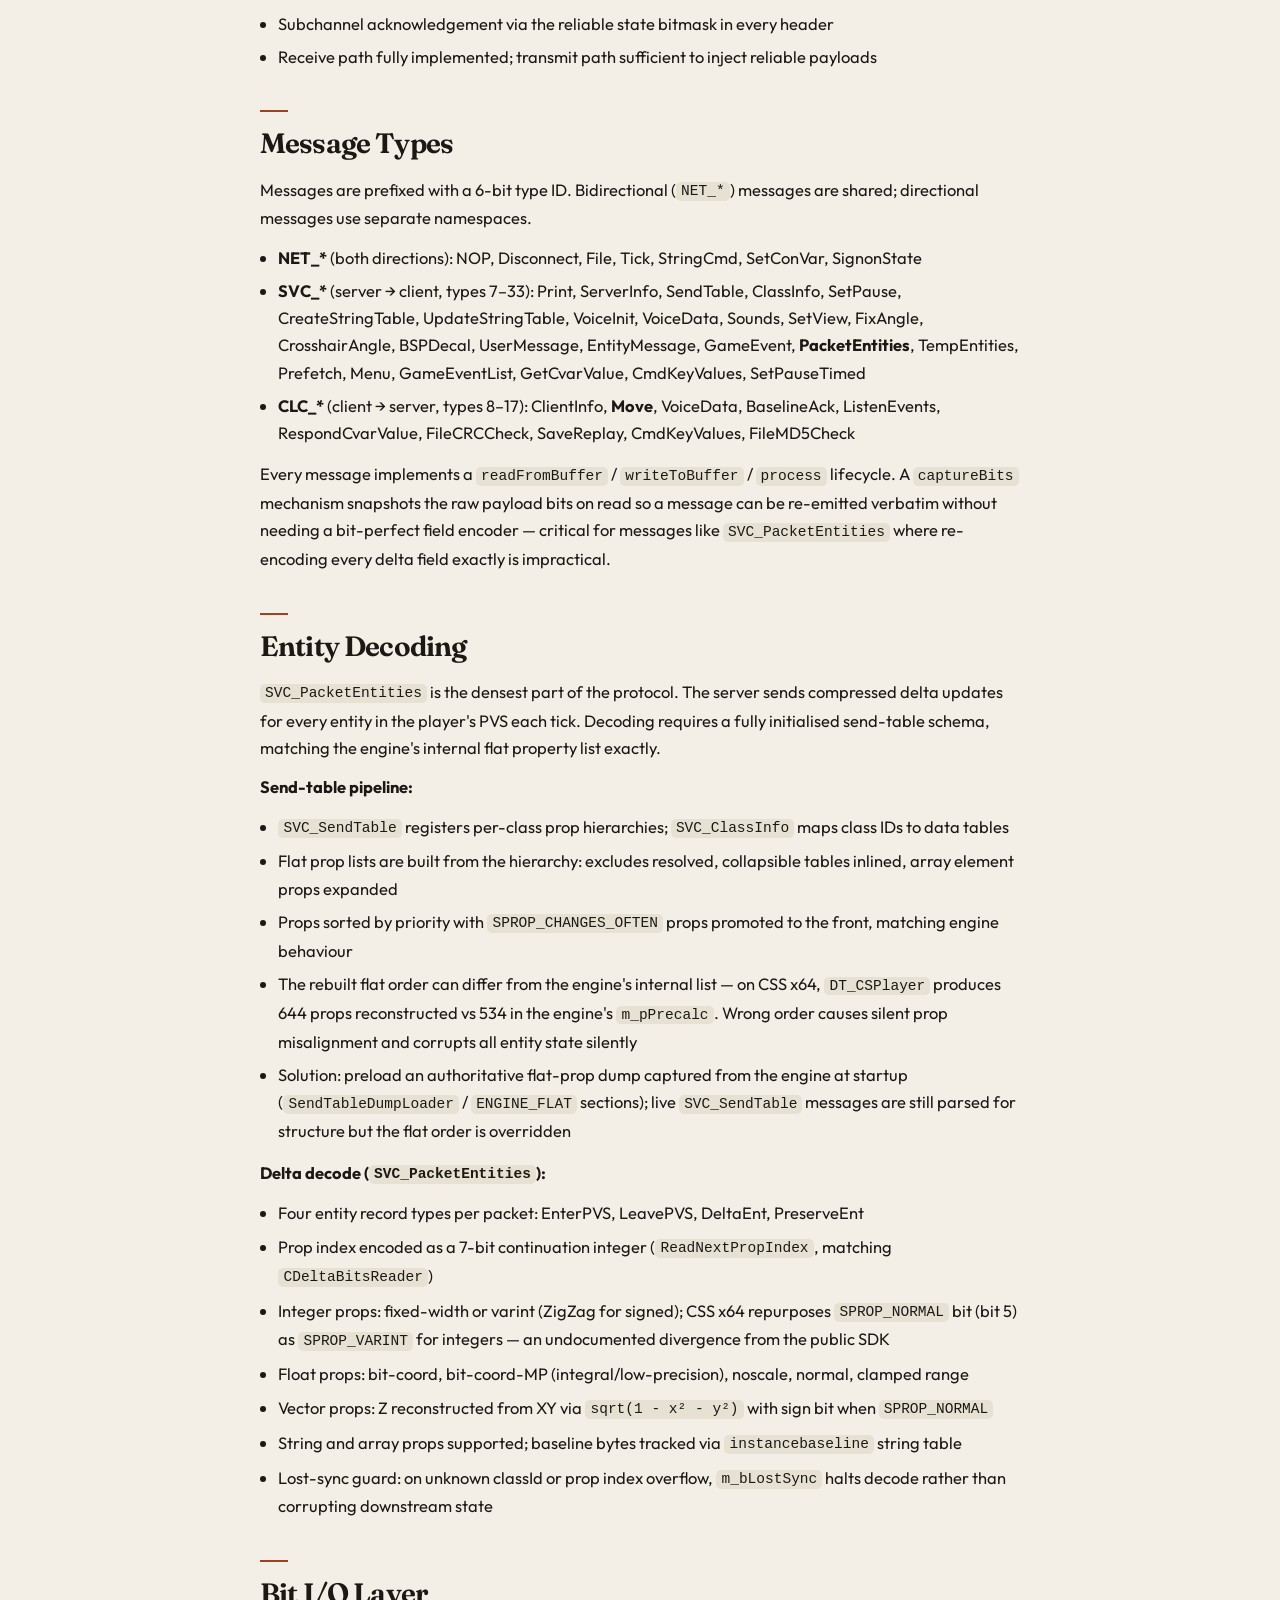
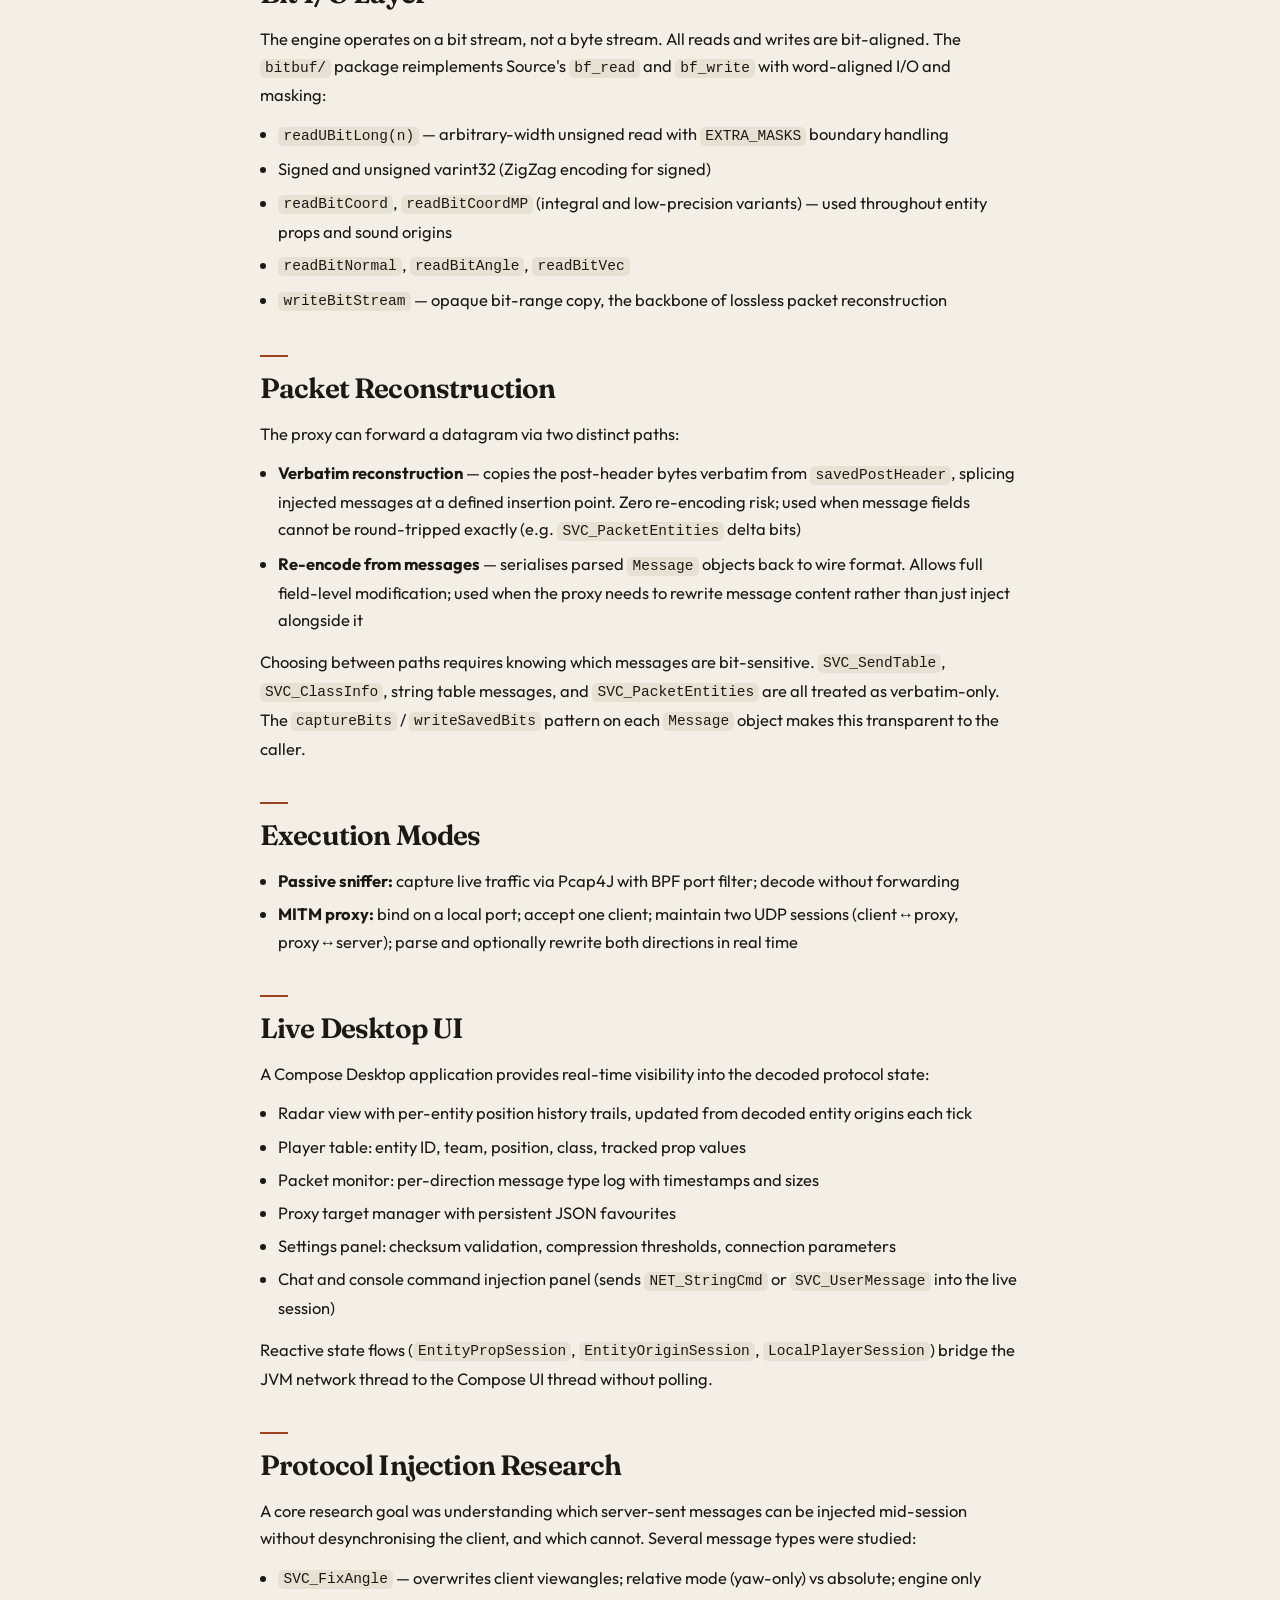
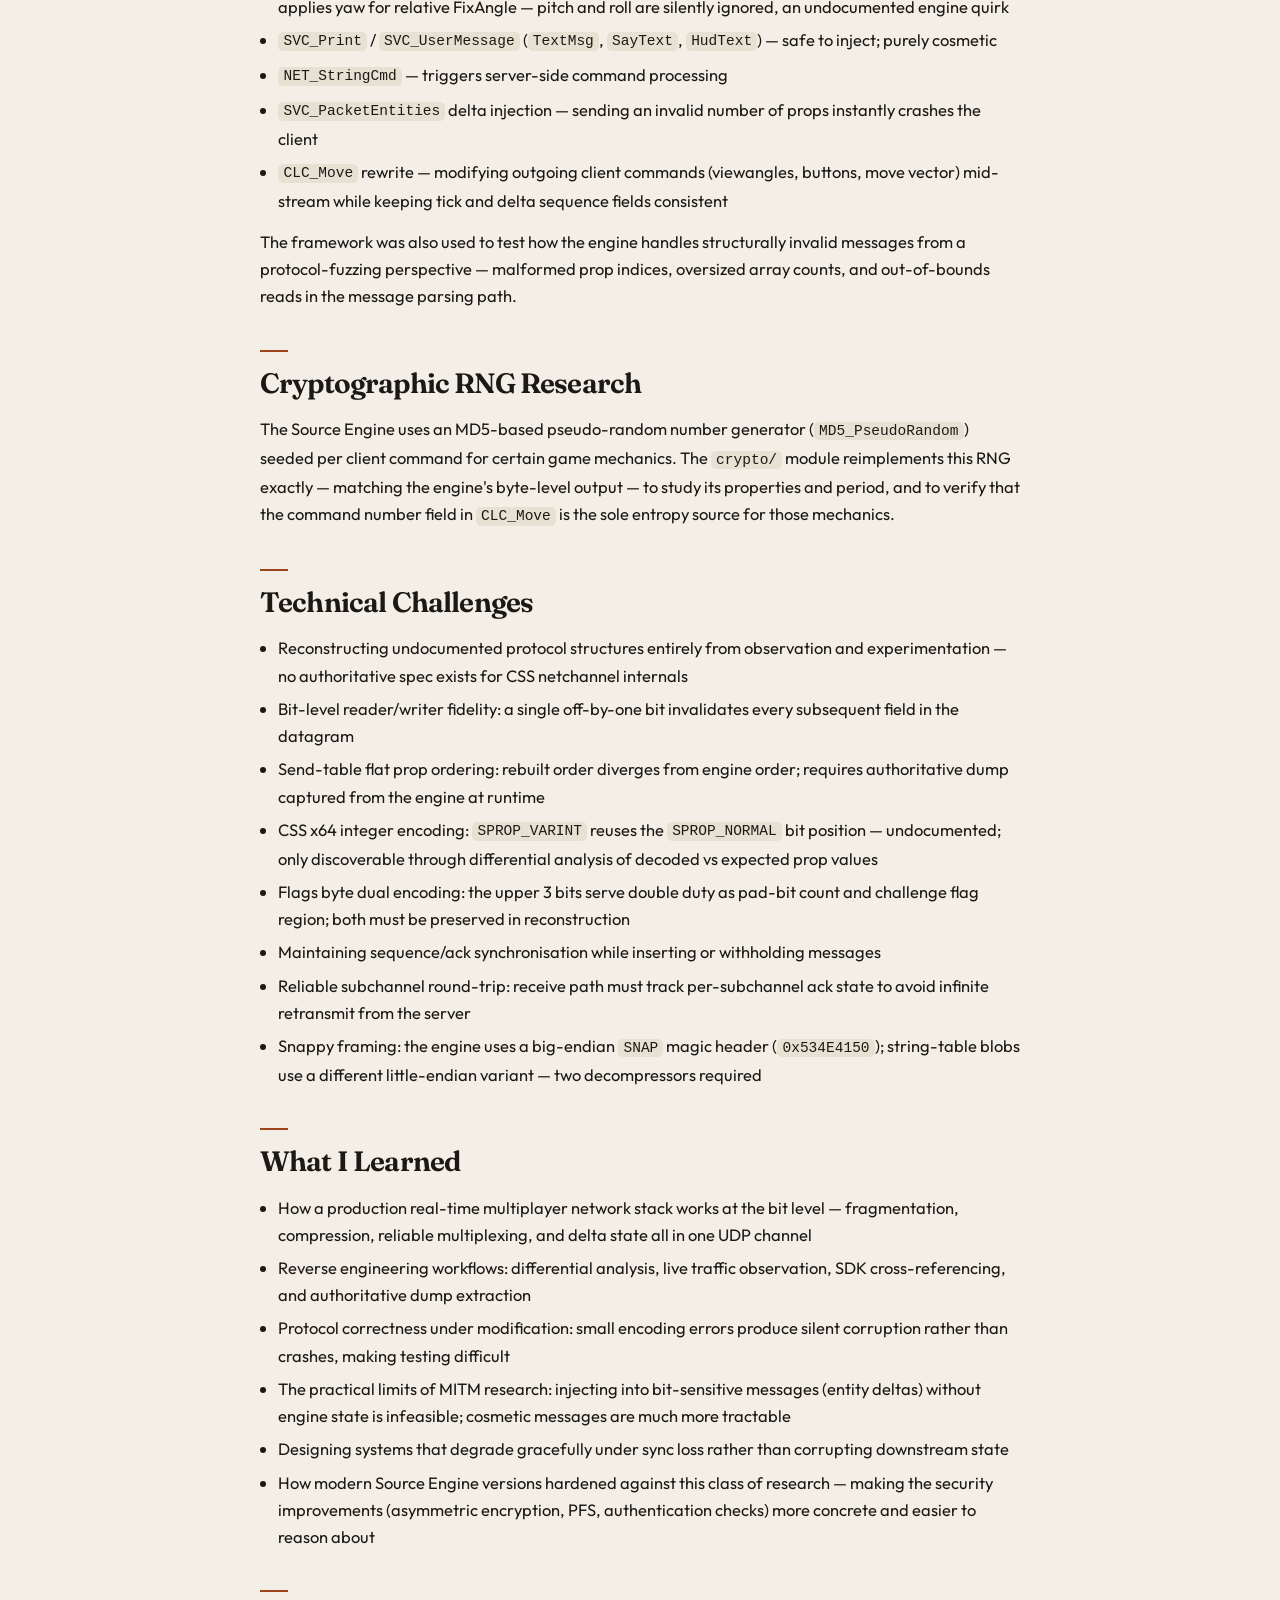
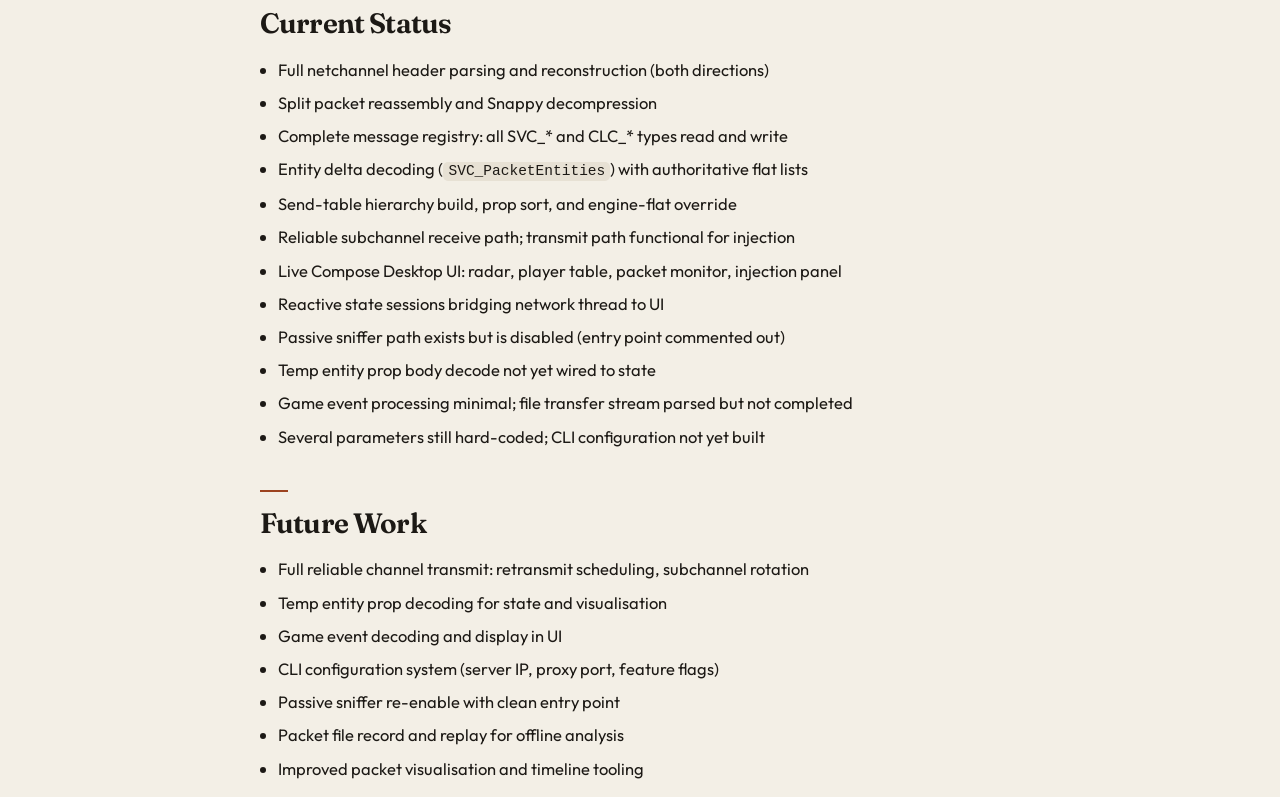
<file: sourcesniffer.html>
<!DOCTYPE html>
<html lang="en">

<head>
    <meta charset="UTF-8" />
    <meta name="viewport" content="width=device-width, initial-scale=1.0" />
    <title>sourcesniffer — David Long</title>

    <!-- Prevent theme flash -->
    <script>
        (function () {
            var t = localStorage.getItem("theme");
            if (t === "dark" || (!t && window.matchMedia("(prefers-color-scheme: dark)").matches)) {
                document.documentElement.classList.add("dark");
            }
        })();
    </script>

        <link rel="stylesheet" href="style.css" />
</head>

<body class="study">

    <header class="bar">
        <a class="brand" href="index.html">David Long</a>
        <nav class="bar-nav">
            <a href="index.html#work">Work</a>
        </nav>
        <div class="bar-end">
            <button id="theme-toggle" type="button" aria-label="Toggle color theme">
                <svg class="icon-sun" viewBox="0 0 24 24" fill="none" stroke="currentColor" stroke-width="2" stroke-linecap="round" stroke-linejoin="round">
                    <circle cx="12" cy="12" r="5" />
                    <line x1="12" y1="1" x2="12" y2="3" />
                    <line x1="12" y1="21" x2="12" y2="23" />
                    <line x1="4.22" y1="4.22" x2="5.64" y2="5.64" />
                    <line x1="18.36" y1="18.36" x2="19.78" y2="19.78" />
                    <line x1="1" y1="12" x2="3" y2="12" />
                    <line x1="21" y1="12" x2="23" y2="12" />
                    <line x1="4.22" y1="19.78" x2="5.64" y2="18.36" />
                    <line x1="18.36" y1="5.64" x2="19.78" y2="4.22" />
                </svg>
                <svg class="icon-moon" viewBox="0 0 24 24" fill="none" stroke="currentColor" stroke-width="2" stroke-linecap="round" stroke-linejoin="round">
                    <path d="M21 12.79A9 9 0 1 1 11.21 3 7 7 0 0 0 21 12.79z" />
                </svg>
            </button>
        </div>
    </header>

    <div class="page">

        <a href="index.html" class="back">← back</a>

        <div class="resume-name">sourcesniffer</div>

        <div class="resume-contact">
            <i style="opacity: 0.6;">closed source</i>
        </div>

        <div class="meta">
            Kotlin · Networking · Reverse Engineering · Protocol Research · Pcap4J · Compose Desktop
        </div>

        <div class="section-heading">Overview</div>
        <div class="text-block">
            sourcesniffer is a low-level networking research framework implementing the Source Engine
            netchannel protocol from scratch in Kotlin. It enables real-time decoding, inspection, and
            manipulation of game traffic at the bit level. The project grew into a full engine-faithful
            reimplementation of the entire network stack — from raw UDP frames to structured entity
            state — paired with a live desktop UI built in Compose.
        </div>
        <div class="text-block italic" style="margin-bottom: 11px;">
            This entire project was developed and tested in local, controlled, and isolated environments
            to research video game networking protocols and security. The project contains no code that
            provides an unfair advantage in online play and cannot be used to monitor network
            communications without explicit permission.
            <br><br>
            Almost all of the (outdated) Source Engine network message protocol is documented in Valve's
            <a href="https://github.com/ValveSoftware/csgo-demoinfo" target="_blank">csgo-demoinfo</a>.
        </div>

        <div class="text-block italic" style="margin-bottom: 11px; font-weight: bold;">
            Updated versions of the Source Engine protocol use asymmetric encryption, Perfect Forward
            Secrecy (PFS), IP protection, and several real-time authentication checks that make this
            class of research impossible on live infrastructure.
        </div>

        <video autoplay muted loop playsinline style="margin-bottom: 4px; max-width: 100%;">
            <source src="vid/sourcesniffer_preview.mp4" type="video/mp4">
        </video>

        <div class="text-block italic">
            The video shows a Windows machine running Counter-Strike: Source (CS:S) streamed via Moonlight
            (client) and Sunshine (host).
            <br>
            My MacBook Air (M1) is running the proxy server in IntelliJ, forwarding all network packets
            to a local dedicated CS:S server running on the same Windows computer.
            <br>
            The game connects to the proxy; the proxy decodes all packets in real time and injects
            <code>SVC_FixAngle</code> messages into every server-bound datagram, overwriting the client's
            viewangles. This causes the client's camera to spin continuously without any code running on
            the Windows machine.
            <div style="margin-bottom: 12px;"></div>
            It is also possible to inject packets into an ongoing session on the same LAN without a proxy,
            using the passive sniffer path to infer sequence numbers. Using this technique I was able to
            inject chat messages from my MacBook directly into my isolated test server. This produced
            observable side effects — graphical glitches and sequence-ack desyncs — when spammed,
            providing useful data about how the engine handles out-of-order reliable state.
        </div>

        <div class="section-heading">Motivation</div>
        <div class="text-block">
            The goal was to understand the Source Engine netchannel at the deepest practical level —
            not by reading documentation (little exists) but by observing live traffic, studying the
            open-source SDK, and reconstructing every field through experimentation. The protocol
            involves multiple overlapping encoding schemes (bit-aligned I/O, delta compression, varint
            encoding, Snappy frames) and a reliable/unreliable multiplexing layer that must be
            maintained with precise sequencing. Building a proxy that can intercept, decode, modify,
            and re-forward traffic without breaking the session is a strong correctness test.
        </div>

        <div class="section-heading">System Design</div>
        <ul>
            <li><code>bitbuf/</code> — Source-style bit reader and writer; core I/O primitives</li>
            <li><code>packetparser/</code> — Full netchannel state machine: headers, subchannels, fragmentation, compression</li>
            <li><code>messages/</code> — ~40 protocol message implementations (SVC_* and CLC_*)</li>
            <li><code>messagehandler/</code> — Dispatch by 6-bit message type ID; bidirectional (server ↔ client)</li>
            <li><code>definitions/</code> — Wire constants, send-table schema, <code>ClientState</code>, <code>CUserCmd</code></li>
            <li><code>proxy/</code> — MITM proxy: receive → decode → optionally modify → re-encode → forward</li>
            <li><code>net/</code> — Source network decompression for string-table blobs</li>
            <li><code>crypto/</code> — <code>MD5PseudoRandom</code> reimplementation for RNG analysis</li>
            <li><code>crc32/</code> — Valve CRC32 polynomial + short checksum folding</li>
            <li><code>mathlib/</code> — QAngle, angle normalisation, coordinate helpers</li>
            <li><code>state/</code> — Reactive entity prop sessions, string table registry, local player tracking</li>
            <li><code>packetloader/</code> — Passive packet capture via Pcap4J + BPF filters (legacy path)</li>
            <li><code>ui/</code> — Compose Desktop dashboard: radar, player table, packet monitor, settings</li>
            <li><code>persistence/</code> — JSON persistence for proxy targets, window geometry, radar zoom</li>
        </ul>

        <div class="section-heading">Netchannel Layer</div>
        <div class="text-block">
            The netchannel sits immediately above UDP. Each datagram has a fixed header followed by an
            optional reliable subchannel block and a stream of back-to-back variable-length messages.
        </div>
        <div class="text-block">
            <b>Header fields (in order):</b>
        </div>
        <ul>
            <li>Sequence number (<code>int32</code>) — sender's outgoing packet counter</li>
            <li>Sequence ack (<code>int32</code>) — last received sequence from the other side</li>
            <li>Flags byte (<code>uint8</code>) — bitmask: <code>RELIABLE</code>, <code>COMPRESSED</code>, <code>ENCRYPTED</code>, <code>SPLIT</code>, <code>CHOKED</code>, <code>CHALLENGE</code></li>
            <li>Checksum (<code>uint16</code>) — Valve CRC32 folded to 16 bits: <code>(crc &amp; 0xFFFF) XOR (crc &gt;&gt; 16)</code></li>
            <li>Reliable state bitmask (<code>uint8</code>) — which subchannels are currently transferring</li>
            <li>Optional choke count and challenge nonce depending on flags</li>
        </ul>
        <div class="text-block" style="margin-top: 8px;">
            Before the netchannel header, the engine wraps datagrams in one of two network-layer
            envelopes: split packets (magic <code>-2</code>, reassembled from up to N fragments of 1400
            bytes each) and compressed packets (magic <code>-3</code>, Snappy payload). Connectionless
            queries carry magic <code>0xFFFFFFFF</code> and are handled separately.
        </div>
        <div class="text-block">
            The flags byte has an undocumented dual use: the upper 3 bits encode a pad-bit count used
            to byte-align the message stream tail, overlapping with the <code>CHALLENGE</code> flag region.
            Correct reconstruction requires preserving this exactly.
        </div>

        <div class="section-heading">Reliable Channel &amp; Subchannels</div>
        <div class="text-block">
            Source's reliable layer sits inside the netchannel rather than in a separate TCP stream.
            It operates over 8 subchannels, each carrying fragments of 256 bytes. Two independent
            fragment streams exist: a general stream (index 0) and a file-transfer stream (index 1).
            Payloads exceeding 1024 bytes are optionally Snappy-compressed before fragmentation.
        </div>
        <ul>
            <li>Fragment size: 256 bytes (<code>FRAGMENT_BITS = 8</code>); max transfer: 64 MB</li>
            <li>Reassembly via <code>DataFragments</code> accumulator; decompressed after all fragments arrive</li>
            <li>Subchannel acknowledgement via the reliable state bitmask in every header</li>
            <li>Receive path fully implemented; transmit path sufficient to inject reliable payloads</li>
        </ul>

        <div class="section-heading">Message Types</div>
        <div class="text-block">
            Messages are prefixed with a 6-bit type ID. Bidirectional (<code>NET_*</code>) messages
            are shared; directional messages use separate namespaces.
        </div>
        <ul>
            <li><b>NET_*</b> (both directions): NOP, Disconnect, File, Tick, StringCmd, SetConVar, SignonState</li>
            <li><b>SVC_*</b> (server → client, types 7–33): Print, ServerInfo, SendTable, ClassInfo,
                SetPause, CreateStringTable, UpdateStringTable, VoiceInit, VoiceData, Sounds, SetView,
                FixAngle, CrosshairAngle, BSPDecal, UserMessage, EntityMessage, GameEvent,
                <b>PacketEntities</b>, TempEntities, Prefetch, Menu, GameEventList, GetCvarValue,
                CmdKeyValues, SetPauseTimed</li>
            <li><b>CLC_*</b> (client → server, types 8–17): ClientInfo, <b>Move</b>, VoiceData,
                BaselineAck, ListenEvents, RespondCvarValue, FileCRCCheck, SaveReplay, CmdKeyValues,
                FileMD5Check</li>
        </ul>
        <div class="text-block" style="margin-top: 8px;">
            Every message implements a <code>readFromBuffer</code> / <code>writeToBuffer</code> /
            <code>process</code> lifecycle. A <code>captureBits</code> mechanism snapshots the raw
            payload bits on read so a message can be re-emitted verbatim without needing a
            bit-perfect field encoder — critical for messages like <code>SVC_PacketEntities</code>
            where re-encoding every delta field exactly is impractical.
        </div>

        <div class="section-heading">Entity Decoding</div>
        <div class="text-block">
            <code>SVC_PacketEntities</code> is the densest part of the protocol. The server sends
            compressed delta updates for every entity in the player's PVS each tick. Decoding requires
            a fully initialised send-table schema, matching the engine's internal flat property list
            exactly.
        </div>
        <div class="text-block">
            <b>Send-table pipeline:</b>
        </div>
        <ul>
            <li><code>SVC_SendTable</code> registers per-class prop hierarchies; <code>SVC_ClassInfo</code>
                maps class IDs to data tables</li>
            <li>Flat prop lists are built from the hierarchy: excludes resolved, collapsible tables
                inlined, array element props expanded</li>
            <li>Props sorted by priority with <code>SPROP_CHANGES_OFTEN</code> props promoted to the front,
                matching engine behaviour</li>
            <li>The rebuilt flat order can differ from the engine's internal list — on CSS x64,
                <code>DT_CSPlayer</code> produces 644 props reconstructed vs 534 in the engine's
                <code>m_pPrecalc</code>. Wrong order causes silent prop misalignment and corrupts
                all entity state silently</li>
            <li>Solution: preload an authoritative flat-prop dump captured from the engine at startup
                (<code>SendTableDumpLoader</code> / <code>ENGINE_FLAT</code> sections); live
                <code>SVC_SendTable</code> messages are still parsed for structure but the flat order
                is overridden</li>
        </ul>
        <div class="text-block" style="margin-top: 8px;">
            <b>Delta decode (<code>SVC_PacketEntities</code>):</b>
        </div>
        <ul>
            <li>Four entity record types per packet: EnterPVS, LeavePVS, DeltaEnt, PreserveEnt</li>
            <li>Prop index encoded as a 7-bit continuation integer (<code>ReadNextPropIndex</code>,
                matching <code>CDeltaBitsReader</code>)</li>
            <li>Integer props: fixed-width or varint (ZigZag for signed); CSS x64 repurposes
                <code>SPROP_NORMAL</code> bit (bit 5) as <code>SPROP_VARINT</code> for integers —
                an undocumented divergence from the public SDK</li>
            <li>Float props: bit-coord, bit-coord-MP (integral/low-precision), noscale, normal,
                clamped range</li>
            <li>Vector props: Z reconstructed from XY via <code>sqrt(1 - x² - y²)</code> with
                sign bit when <code>SPROP_NORMAL</code></li>
            <li>String and array props supported; baseline bytes tracked via
                <code>instancebaseline</code> string table</li>
            <li>Lost-sync guard: on unknown classId or prop index overflow, <code>m_bLostSync</code>
                halts decode rather than corrupting downstream state</li>
        </ul>

        <div class="section-heading">Bit I/O Layer</div>
        <div class="text-block">
            The engine operates on a bit stream, not a byte stream. All reads and writes are
            bit-aligned. The <code>bitbuf/</code> package reimplements Source's <code>bf_read</code>
            and <code>bf_write</code> with word-aligned I/O and masking:
        </div>
        <ul>
            <li><code>readUBitLong(n)</code> — arbitrary-width unsigned read with <code>EXTRA_MASKS</code>
                boundary handling</li>
            <li>Signed and unsigned varint32 (ZigZag encoding for signed)</li>
            <li><code>readBitCoord</code>, <code>readBitCoordMP</code> (integral and low-precision
                variants) — used throughout entity props and sound origins</li>
            <li><code>readBitNormal</code>, <code>readBitAngle</code>, <code>readBitVec</code></li>
            <li><code>writeBitStream</code> — opaque bit-range copy, the backbone of lossless
                packet reconstruction</li>
        </ul>

        <div class="section-heading">Packet Reconstruction</div>
        <div class="text-block">
            The proxy can forward a datagram via two distinct paths:
        </div>
        <ul>
            <li><b>Verbatim reconstruction</b> — copies the post-header bytes verbatim from
                <code>savedPostHeader</code>, splicing injected messages at a defined insertion
                point. Zero re-encoding risk; used when message fields cannot be round-tripped
                exactly (e.g. <code>SVC_PacketEntities</code> delta bits)</li>
            <li><b>Re-encode from messages</b> — serialises parsed <code>Message</code> objects
                back to wire format. Allows full field-level modification; used when the proxy
                needs to rewrite message content rather than just inject alongside it</li>
        </ul>
        <div class="text-block" style="margin-top: 8px;">
            Choosing between paths requires knowing which messages are bit-sensitive.
            <code>SVC_SendTable</code>, <code>SVC_ClassInfo</code>, string table messages, and
            <code>SVC_PacketEntities</code> are all treated as verbatim-only. The
            <code>captureBits</code> / <code>writeSavedBits</code> pattern on each <code>Message</code>
            object makes this transparent to the caller.
        </div>

        <div class="section-heading">Execution Modes</div>
        <ul>
            <li><b>Passive sniffer:</b> capture live traffic via Pcap4J with BPF port filter;
                decode without forwarding</li>
            <li><b>MITM proxy:</b> bind on a local port; accept one client; maintain two UDP
                sessions (client↔proxy, proxy↔server); parse and optionally rewrite both
                directions in real time</li>
        </ul>

        <div class="section-heading">Live Desktop UI</div>
        <div class="text-block">
            A Compose Desktop application provides real-time visibility into the decoded protocol state:
        </div>
        <ul>
            <li>Radar view with per-entity position history trails, updated from decoded
                entity origins each tick</li>
            <li>Player table: entity ID, team, position, class, tracked prop values</li>
            <li>Packet monitor: per-direction message type log with timestamps and sizes</li>
            <li>Proxy target manager with persistent JSON favourites</li>
            <li>Settings panel: checksum validation, compression thresholds, connection parameters</li>
            <li>Chat and console command injection panel (sends <code>NET_StringCmd</code> or
                <code>SVC_UserMessage</code> into the live session)</li>
        </ul>
        <div class="text-block" style="margin-top: 6px;">
            Reactive state flows (<code>EntityPropSession</code>, <code>EntityOriginSession</code>,
            <code>LocalPlayerSession</code>) bridge the JVM network thread to the Compose UI
            thread without polling.
        </div>

        <div class="section-heading">Protocol Injection Research</div>
        <div class="text-block">
            A core research goal was understanding which server-sent messages can be injected mid-session
            without desynchronising the client, and which cannot. Several message types were studied:
        </div>
        <ul>
            <li><code>SVC_FixAngle</code> — overwrites client viewangles; relative mode (yaw-only)
                vs absolute; engine only applies yaw for relative FixAngle — pitch and roll are silently
                ignored, an undocumented engine quirk</li>
            <li><code>SVC_Print</code> / <code>SVC_UserMessage</code> (<code>TextMsg</code>,
                <code>SayText</code>, <code>HudText</code>) — safe to inject; purely cosmetic</li>
            <li><code>NET_StringCmd</code> — triggers server-side command processing</li>
            <li><code>SVC_PacketEntities</code> delta injection — sending an invalid number of props instantly crashes the client</li>
            <li><code>CLC_Move</code> rewrite — modifying outgoing client commands (viewangles, buttons,
                move vector) mid-stream while keeping tick and delta sequence fields consistent</li>
        </ul>
        <div class="text-block" style="margin-top: 8px;">
            The framework was also used to test how the engine handles structurally invalid messages
            from a protocol-fuzzing perspective — malformed prop indices, oversized array counts, and
            out-of-bounds reads in the message parsing path.
        </div>

        <div class="section-heading">Cryptographic RNG Research</div>
        <div class="text-block">
            The Source Engine uses an MD5-based pseudo-random number generator (<code>MD5_PseudoRandom</code>)
            seeded per client command for certain game mechanics. The <code>crypto/</code> module
            reimplements this RNG exactly — matching the engine's byte-level output — to study its
            properties and period, and to verify that the command number field in
            <code>CLC_Move</code> is the sole entropy source for those mechanics.
        </div>

        <div class="section-heading">Technical Challenges</div>
        <ul>
            <li>Reconstructing undocumented protocol structures entirely from observation and
                experimentation — no authoritative spec exists for CSS netchannel internals</li>
            <li>Bit-level reader/writer fidelity: a single off-by-one bit invalidates every
                subsequent field in the datagram</li>
            <li>Send-table flat prop ordering: rebuilt order diverges from engine order; requires
                authoritative dump captured from the engine at runtime</li>
            <li>CSS x64 integer encoding: <code>SPROP_VARINT</code> reuses the <code>SPROP_NORMAL</code>
                bit position — undocumented; only discoverable through differential analysis of
                decoded vs expected prop values</li>
            <li>Flags byte dual encoding: the upper 3 bits serve double duty as pad-bit count and
                challenge flag region; both must be preserved in reconstruction</li>
            <li>Maintaining sequence/ack synchronisation while inserting or withholding messages</li>
            <li>Reliable subchannel round-trip: receive path must track per-subchannel ack state to
                avoid infinite retransmit from the server</li>
            <li>Snappy framing: the engine uses a big-endian <code>SNAP</code> magic header
                (<code>0x534E4150</code>); string-table blobs use a different little-endian variant —
                two decompressors required</li>
        </ul>

        <div class="section-heading">What I Learned</div>
        <ul>
            <li>How a production real-time multiplayer network stack works at the bit level —
                fragmentation, compression, reliable multiplexing, and delta state all in one UDP
                channel</li>
            <li>Reverse engineering workflows: differential analysis, live traffic observation,
                SDK cross-referencing, and authoritative dump extraction</li>
            <li>Protocol correctness under modification: small encoding errors produce silent
                corruption rather than crashes, making testing difficult</li>
            <li>The practical limits of MITM research: injecting into bit-sensitive messages
                (entity deltas) without engine state is infeasible; cosmetic messages are much
                more tractable</li>
            <li>Designing systems that degrade gracefully under sync loss rather than corrupting
                downstream state</li>
            <li>How modern Source Engine versions hardened against this class of research —
                making the security improvements (asymmetric encryption, PFS, authentication
                checks) more concrete and easier to reason about</li>
        </ul>

        <div class="section-heading">Current Status</div>
        <ul>
            <li>Full netchannel header parsing and reconstruction (both directions)</li>
            <li>Split packet reassembly and Snappy decompression</li>
            <li>Complete message registry: all SVC_* and CLC_* types read and write</li>
            <li>Entity delta decoding (<code>SVC_PacketEntities</code>) with authoritative flat lists</li>
            <li>Send-table hierarchy build, prop sort, and engine-flat override</li>
            <li>Reliable subchannel receive path; transmit path functional for injection</li>
            <li>Live Compose Desktop UI: radar, player table, packet monitor, injection panel</li>
            <li>Reactive state sessions bridging network thread to UI</li>
            <li>Passive sniffer path exists but is disabled (entry point commented out)</li>
            <li>Temp entity prop body decode not yet wired to state</li>
            <li>Game event processing minimal; file transfer stream parsed but not completed</li>
            <li>Several parameters still hard-coded; CLI configuration not yet built</li>
        </ul>

        <div class="section-heading">Future Work</div>
        <ul>
            <li>Full reliable channel transmit: retransmit scheduling, subchannel rotation</li>
            <li>Temp entity prop decoding for state and visualisation</li>
            <li>Game event decoding and display in UI</li>
            <li>CLI configuration system (server IP, proxy port, feature flags)</li>
            <li>Passive sniffer re-enable with clean entry point</li>
            <li>Packet file record and replay for offline analysis</li>
            <li>Improved packet visualisation and timeline tooling</li>
        </ul>

    </div>

    <script>
        const btn = document.getElementById('theme-toggle');
        const label = document.getElementById('toggle-label');

        if (document.documentElement.classList.contains("dark")) {
            label.textContent = "light";
        }

        btn.addEventListener('click', () => {
            const isDark = document.documentElement.classList.toggle('dark');
            localStorage.setItem("theme", isDark ? "dark" : "light");
            label.textContent = isDark ? "light" : "dark";
        });
    </script>

</body>

</html>
</file>
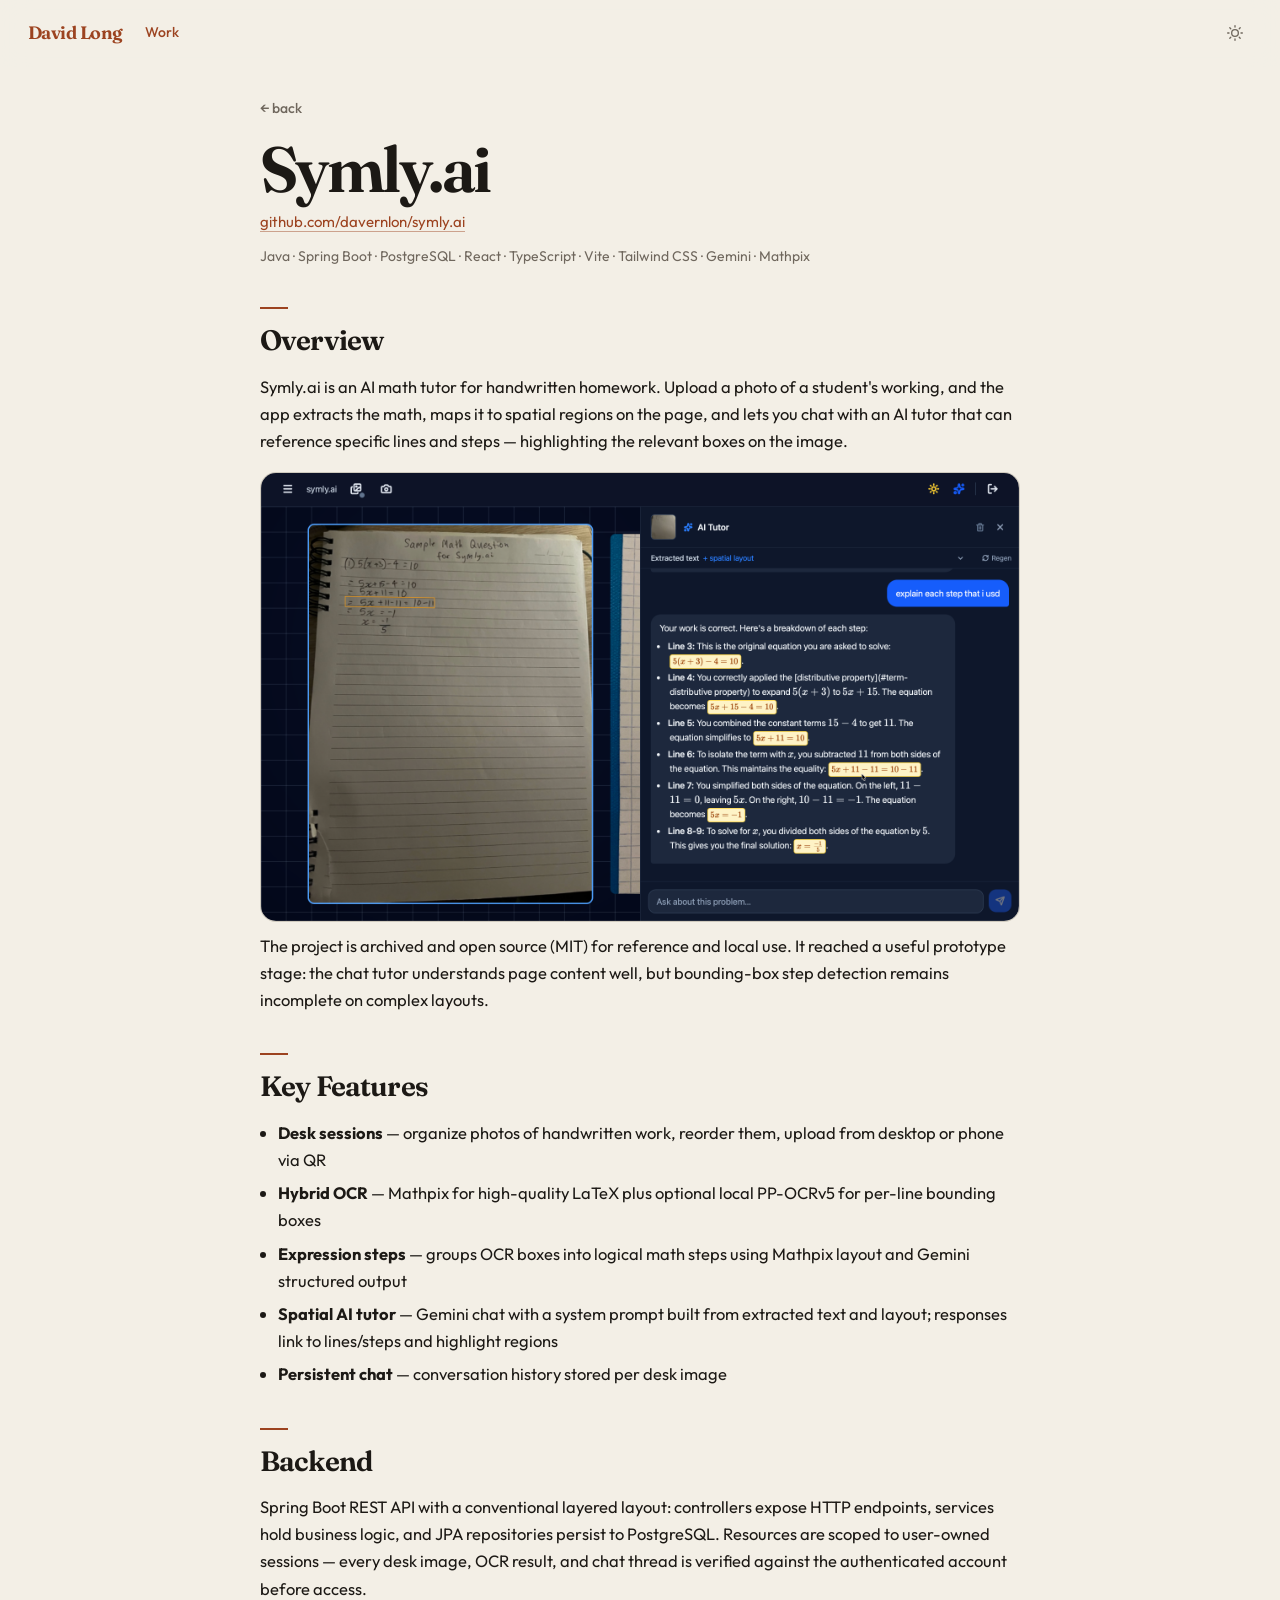
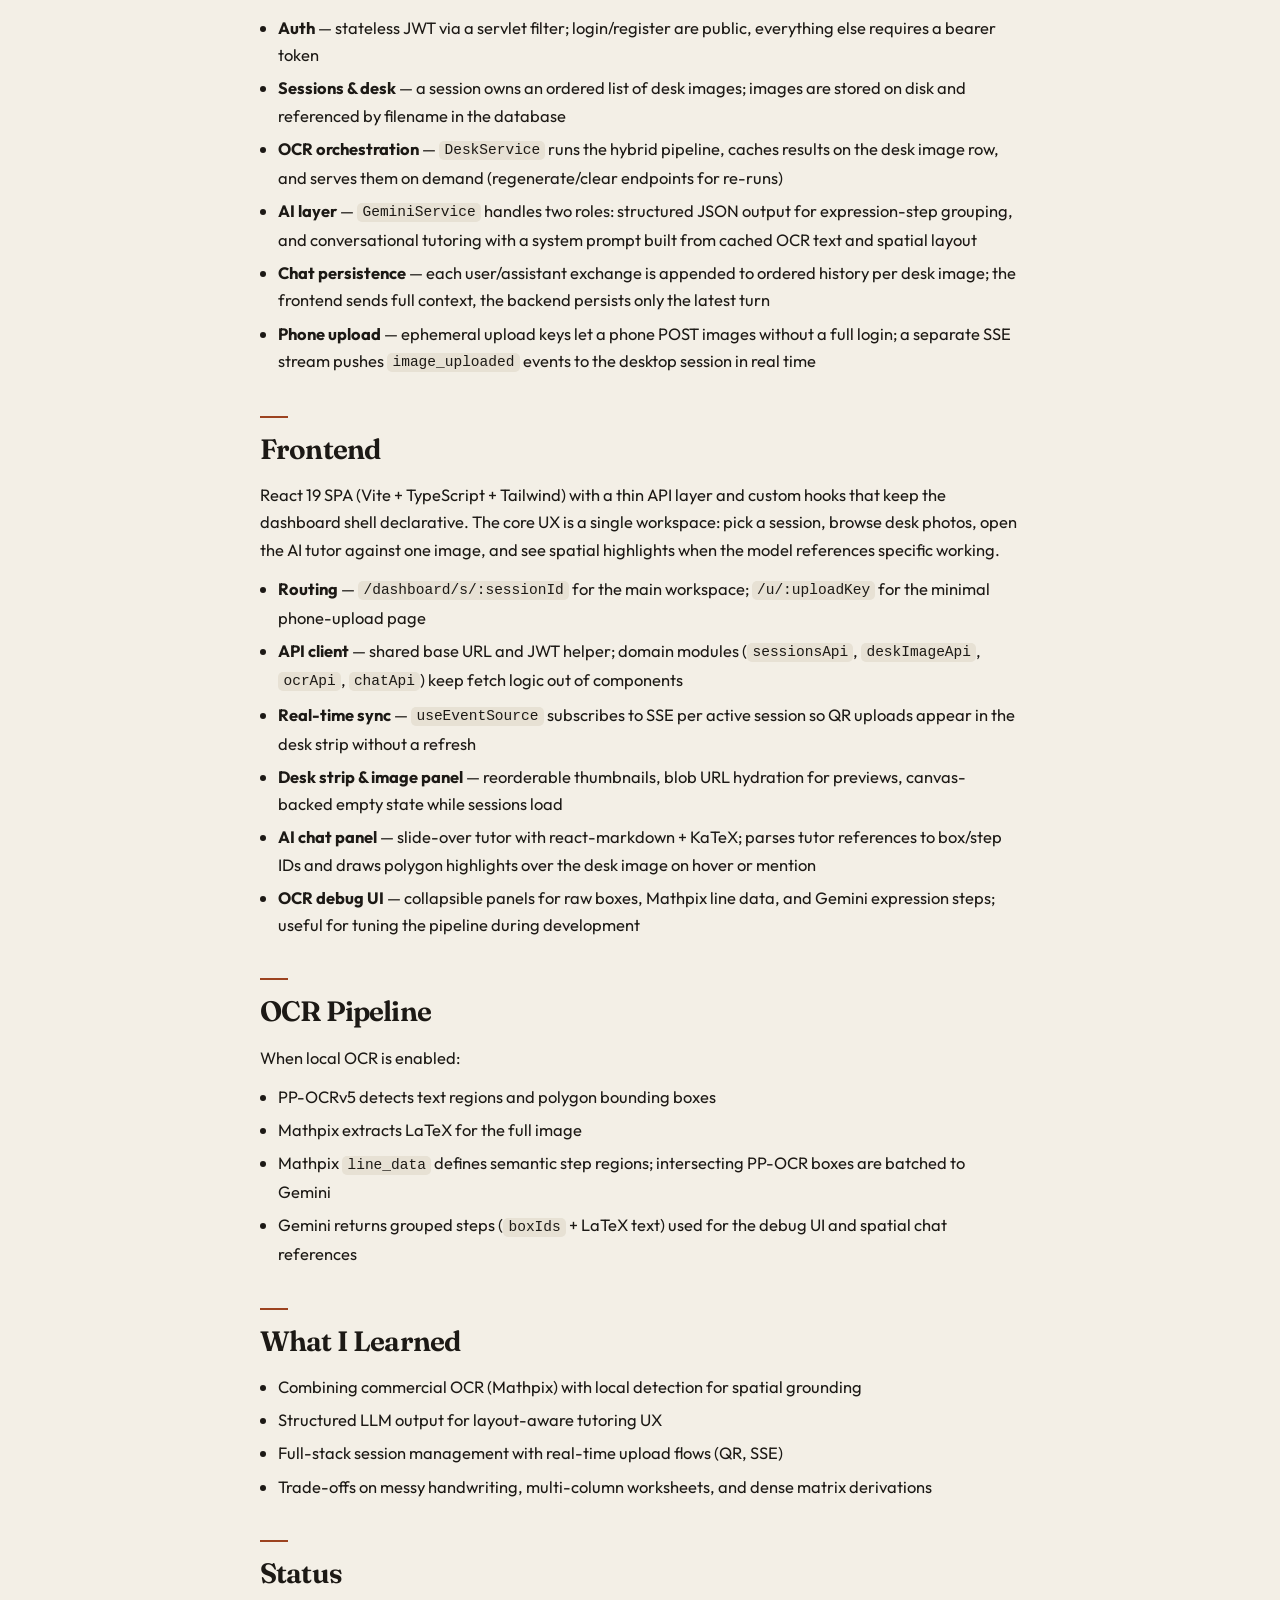
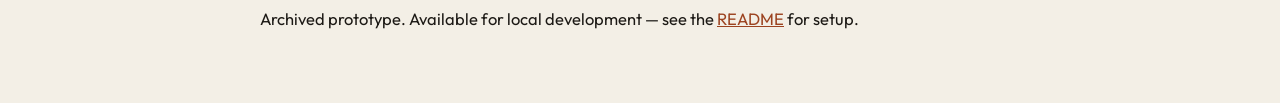
<file: symly.html>
<!DOCTYPE html>
<html lang="en">

<head>

    <script>
        (function () {
            var t = localStorage.getItem("theme");
            if (t === "dark" || (!t && window.matchMedia("(prefers-color-scheme: dark)").matches)) {
                document.documentElement.classList.add("dark");
            }
        })();
    </script>

    <meta charset="UTF-8" />
    <meta name="viewport" content="width=device-width, initial-scale=1.0" />
    <title>Symly.ai — David Long</title>

        <link rel="stylesheet" href="style.css" />
</head>

<body class="study">

    <header class="bar">
        <a class="brand" href="index.html">David Long</a>
        <nav class="bar-nav">
            <a href="index.html#work">Work</a>
        </nav>
        <div class="bar-end">
            <button id="theme-toggle" type="button" aria-label="Toggle color theme">
                <svg class="icon-sun" viewBox="0 0 24 24" fill="none" stroke="currentColor" stroke-width="2" stroke-linecap="round" stroke-linejoin="round">
                    <circle cx="12" cy="12" r="5" />
                    <line x1="12" y1="1" x2="12" y2="3" />
                    <line x1="12" y1="21" x2="12" y2="23" />
                    <line x1="4.22" y1="4.22" x2="5.64" y2="5.64" />
                    <line x1="18.36" y1="18.36" x2="19.78" y2="19.78" />
                    <line x1="1" y1="12" x2="3" y2="12" />
                    <line x1="21" y1="12" x2="23" y2="12" />
                    <line x1="4.22" y1="19.78" x2="5.64" y2="18.36" />
                    <line x1="18.36" y1="5.64" x2="19.78" y2="4.22" />
                </svg>
                <svg class="icon-moon" viewBox="0 0 24 24" fill="none" stroke="currentColor" stroke-width="2" stroke-linecap="round" stroke-linejoin="round">
                    <path d="M21 12.79A9 9 0 1 1 11.21 3 7 7 0 0 0 21 12.79z" />
                </svg>
            </button>
        </div>
    </header>

    <div class="page">

        <a href="index.html" class="back">← back</a>

        <div class="resume-name">Symly.ai</div>

        <div class="resume-contact">
            <a href="https://github.com/davernlon/symly.ai" target="_blank">
                github.com/davernlon/symly.ai
            </a>
        </div>

        <div class="meta">
            Java · Spring Boot · PostgreSQL · React · TypeScript · Vite · Tailwind CSS · Gemini · Mathpix
        </div>

        <div class="section-heading">Overview</div>
        <div class="text-block">
            Symly.ai is an AI math tutor for handwritten homework. Upload a photo of a student's working,
            and the app extracts the math, maps it to spatial regions on the page, and lets you chat with
            an AI tutor that can reference specific lines and steps — highlighting the relevant boxes on the image.
        </div>

        <div class="image-center">
            <img src="img/symly_preview.png" alt="Symly.ai — AI tutor reviewing handwritten algebra with spatial highlights">
        </div>

        <div class="text-block">
            The project is archived and open source (MIT) for reference and local use. It reached a useful
            prototype stage: the chat tutor understands page content well, but bounding-box step detection
            remains incomplete on complex layouts.
        </div>

        <div class="section-heading">Key Features</div>
        <ul>
            <li><b>Desk sessions</b> — organize photos of handwritten work, reorder them, upload from desktop or phone via QR</li>
            <li><b>Hybrid OCR</b> — Mathpix for high-quality LaTeX plus optional local PP-OCRv5 for per-line bounding boxes</li>
            <li><b>Expression steps</b> — groups OCR boxes into logical math steps using Mathpix layout and Gemini structured output</li>
            <li><b>Spatial AI tutor</b> — Gemini chat with a system prompt built from extracted text and layout; responses link to lines/steps and highlight regions</li>
            <li><b>Persistent chat</b> — conversation history stored per desk image</li>
        </ul>

        <div class="section-heading">Backend</div>
        <div class="text-block">
            Spring Boot REST API with a conventional layered layout: controllers expose HTTP endpoints,
            services hold business logic, and JPA repositories persist to PostgreSQL. Resources are scoped
            to user-owned sessions — every desk image, OCR result, and chat thread is verified against the
            authenticated account before access.
        </div>
        <ul>
            <li><b>Auth</b> — stateless JWT via a servlet filter; login/register are public, everything else requires a bearer token</li>
            <li><b>Sessions &amp; desk</b> — a session owns an ordered list of desk images; images are stored on disk and referenced by filename in the database</li>
            <li><b>OCR orchestration</b> — <code>DeskService</code> runs the hybrid pipeline, caches results on the desk image row, and serves them on demand (regenerate/clear endpoints for re-runs)</li>
            <li><b>AI layer</b> — <code>GeminiService</code> handles two roles: structured JSON output for expression-step grouping, and conversational tutoring with a system prompt built from cached OCR text and spatial layout</li>
            <li><b>Chat persistence</b> — each user/assistant exchange is appended to ordered history per desk image; the frontend sends full context, the backend persists only the latest turn</li>
            <li><b>Phone upload</b> — ephemeral upload keys let a phone POST images without a full login; a separate SSE stream pushes <code>image_uploaded</code> events to the desktop session in real time</li>
        </ul>

        <div class="section-heading">Frontend</div>
        <div class="text-block">
            React 19 SPA (Vite + TypeScript + Tailwind) with a thin API layer and custom hooks that keep
            the dashboard shell declarative. The core UX is a single workspace: pick a session, browse desk
            photos, open the AI tutor against one image, and see spatial highlights when the model references
            specific working.
        </div>
        <ul>
            <li><b>Routing</b> — <code>/dashboard/s/:sessionId</code> for the main workspace; <code>/u/:uploadKey</code> for the minimal phone-upload page</li>
            <li><b>API client</b> — shared base URL and JWT helper; domain modules (<code>sessionsApi</code>, <code>deskImageApi</code>, <code>ocrApi</code>, <code>chatApi</code>) keep fetch logic out of components</li>
            <li><b>Real-time sync</b> — <code>useEventSource</code> subscribes to SSE per active session so QR uploads appear in the desk strip without a refresh</li>
            <li><b>Desk strip &amp; image panel</b> — reorderable thumbnails, blob URL hydration for previews, canvas-backed empty state while sessions load</li>
            <li><b>AI chat panel</b> — slide-over tutor with react-markdown + KaTeX; parses tutor references to box/step IDs and draws polygon highlights over the desk image on hover or mention</li>
            <li><b>OCR debug UI</b> — collapsible panels for raw boxes, Mathpix line data, and Gemini expression steps; useful for tuning the pipeline during development</li>
        </ul>

        <div class="section-heading">OCR Pipeline</div>
        <div class="text-block">When local OCR is enabled:</div>
        <ul>
            <li>PP-OCRv5 detects text regions and polygon bounding boxes</li>
            <li>Mathpix extracts LaTeX for the full image</li>
            <li>Mathpix <code>line_data</code> defines semantic step regions; intersecting PP-OCR boxes are batched to Gemini</li>
            <li>Gemini returns grouped steps (<code>boxIds</code> + LaTeX text) used for the debug UI and spatial chat references</li>
        </ul>

        <div class="section-heading">What I Learned</div>
        <ul>
            <li>Combining commercial OCR (Mathpix) with local detection for spatial grounding</li>
            <li>Structured LLM output for layout-aware tutoring UX</li>
            <li>Full-stack session management with real-time upload flows (QR, SSE)</li>
            <li>Trade-offs on messy handwriting, multi-column worksheets, and dense matrix derivations</li>
        </ul>

        <div class="section-heading">Status</div>
        <div class="text-block">
            Archived prototype. Available for local development — see the
            <a href="https://github.com/davernlon/symly.ai" target="_blank">README</a> for setup.
        </div>

    </div>

    <script src="theme.js"></script>

</body>

</html>
</file>
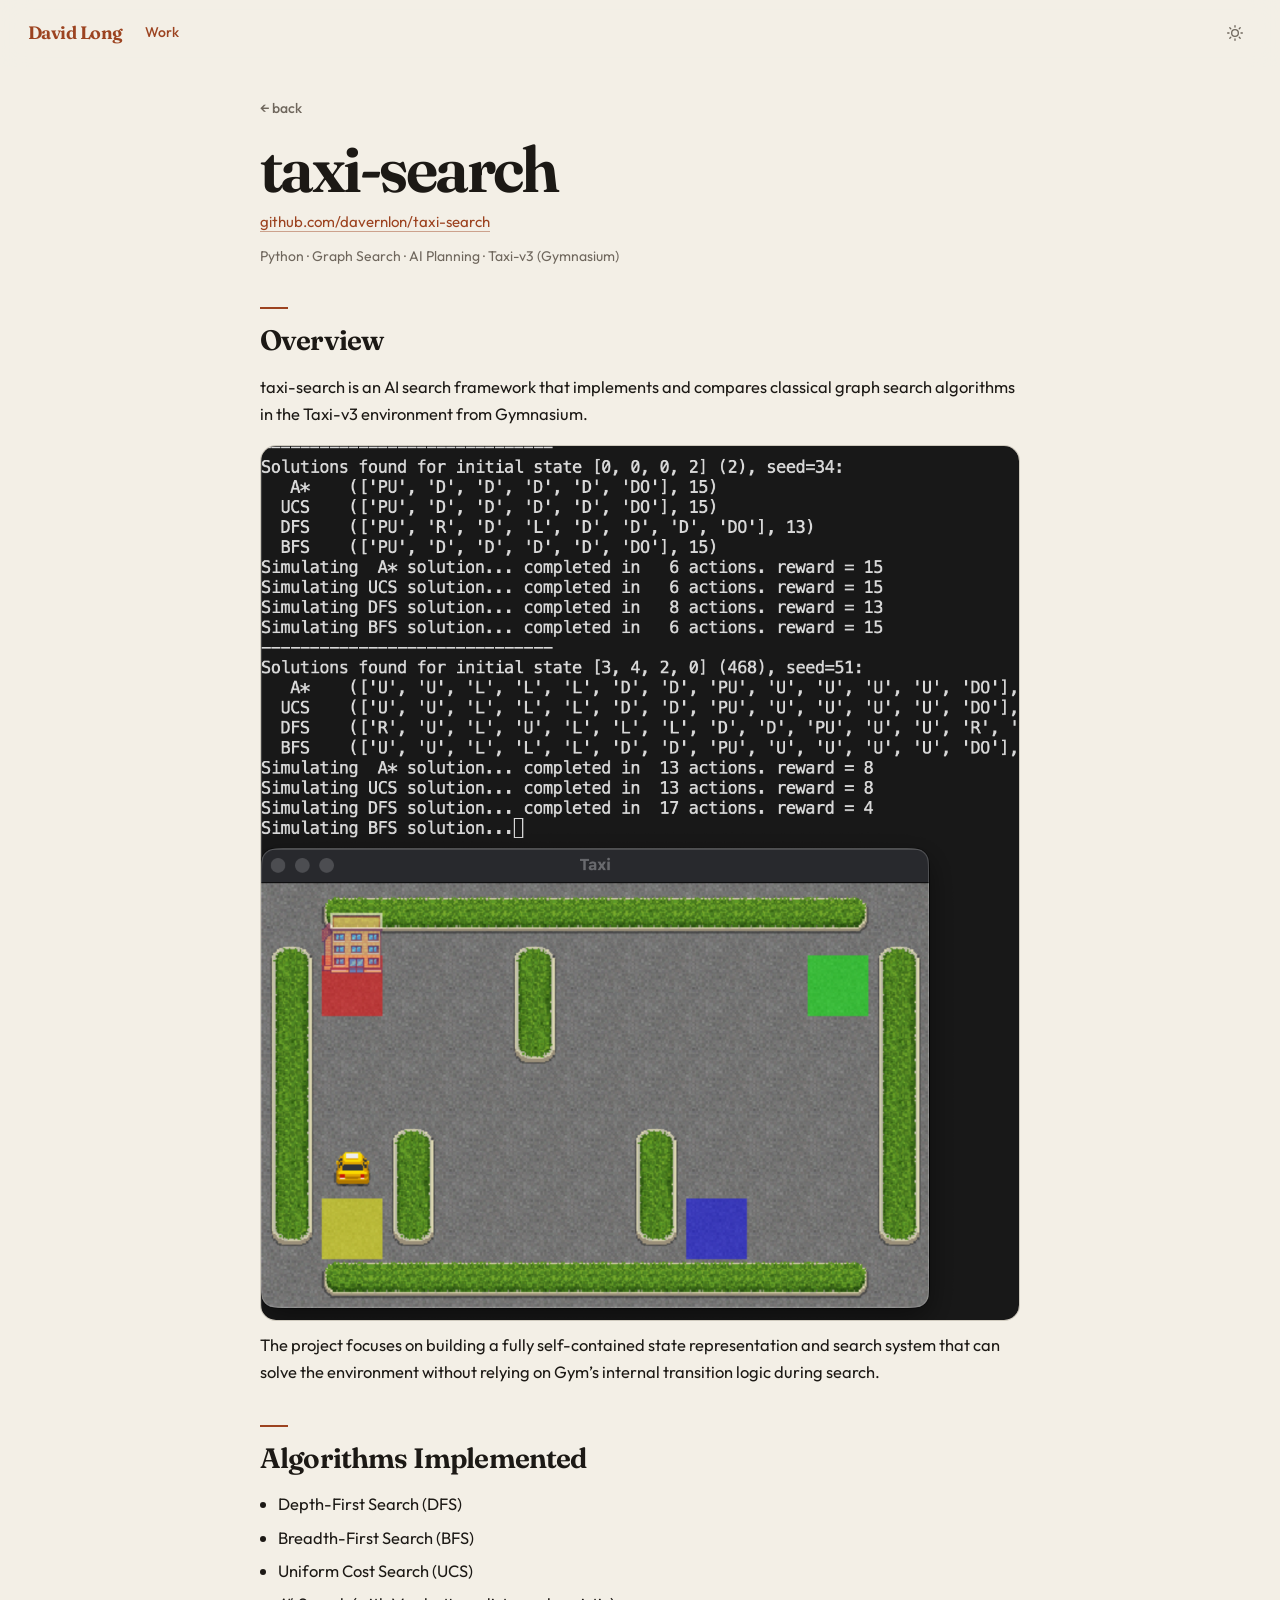
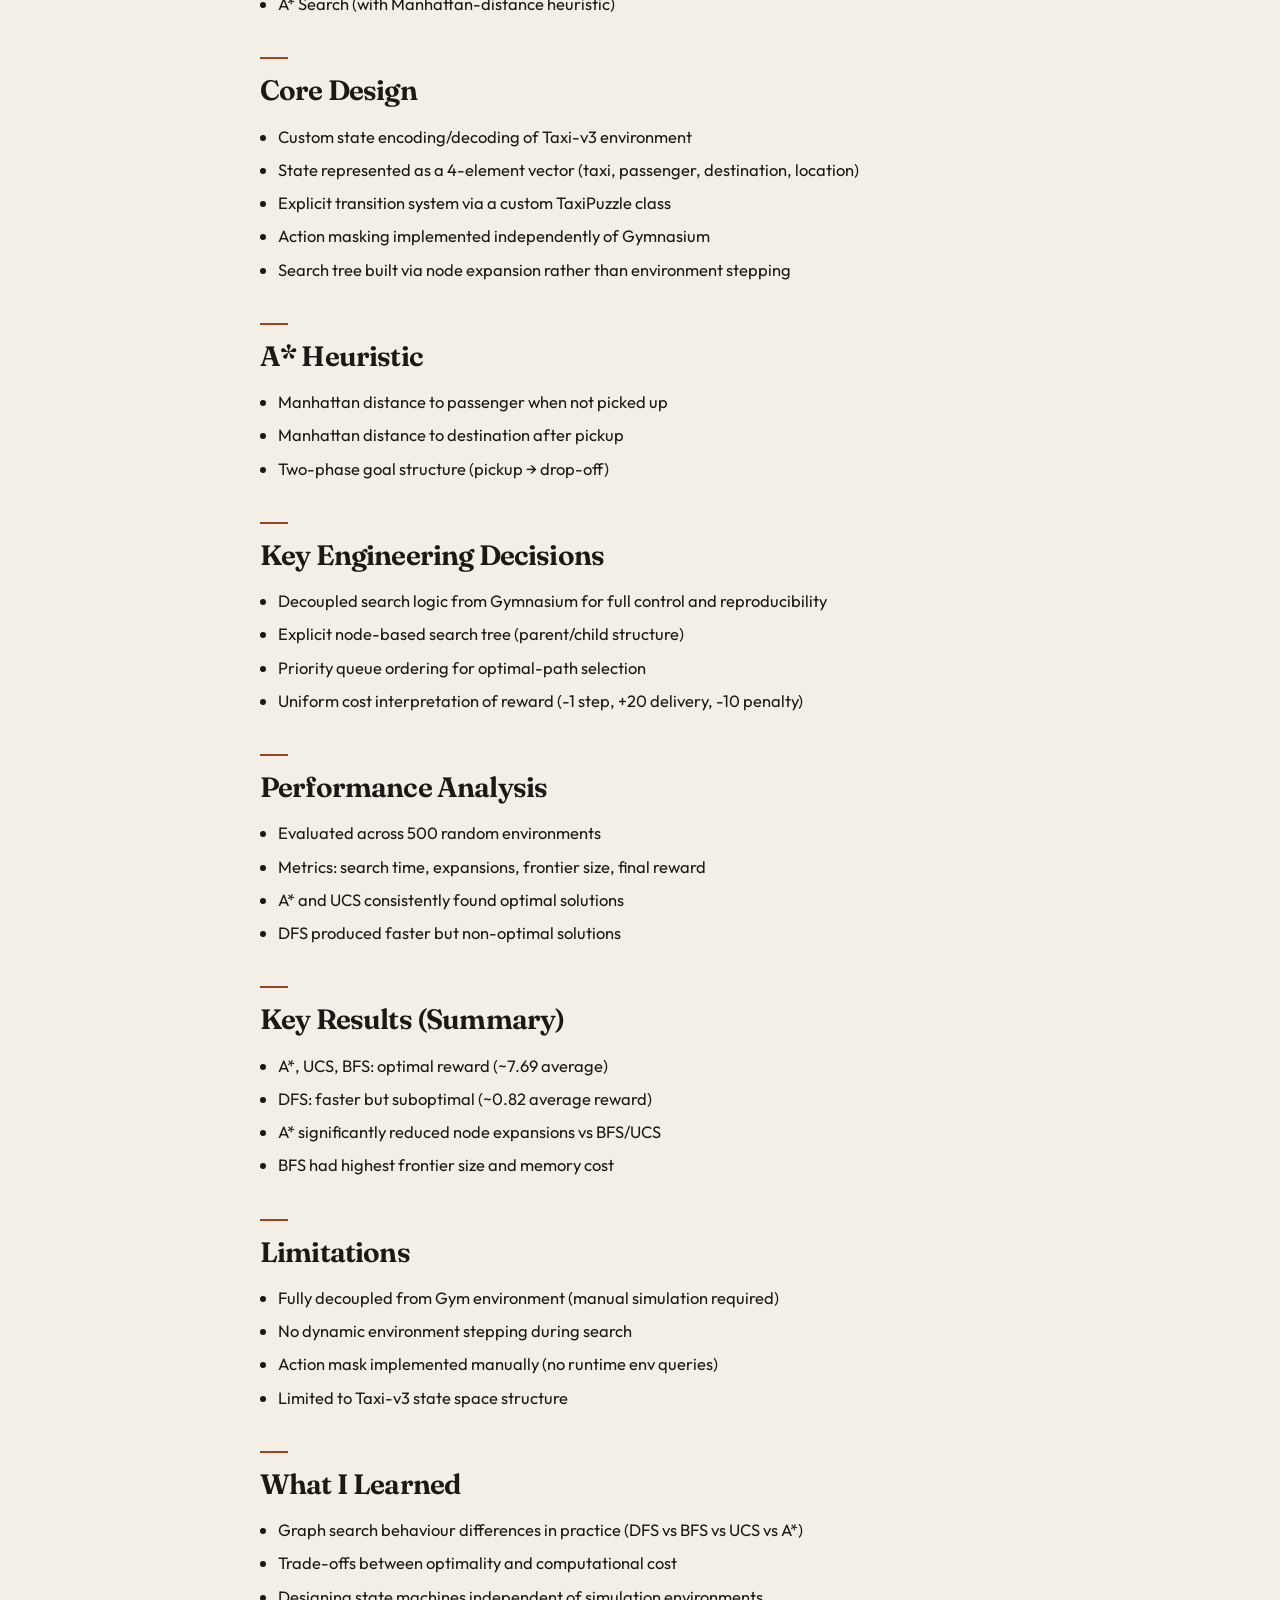
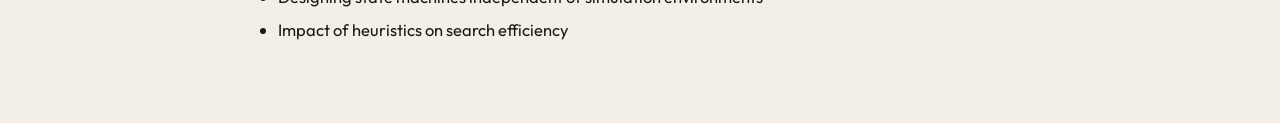
<file: taxisearch.html>
<!DOCTYPE html>
<html lang="en">

<head>
    <meta charset="UTF-8" />
    <meta name="viewport" content="width=device-width, initial-scale=1.0" />
    <title>taxi-search — David Long</title>

    <script>
        (function () {
            var t = localStorage.getItem("theme");
            if (t === "dark" || (!t && window.matchMedia("(prefers-color-scheme: dark)").matches)) {
                document.documentElement.classList.add("dark");
            }
        })();
    </script>

        <link rel="stylesheet" href="style.css" />
</head>

<body class="study">

    <header class="bar">
        <a class="brand" href="index.html">David Long</a>
        <nav class="bar-nav">
            <a href="index.html#work">Work</a>
        </nav>
        <div class="bar-end">
            <button id="theme-toggle" type="button" aria-label="Toggle color theme">
                <svg class="icon-sun" viewBox="0 0 24 24" fill="none" stroke="currentColor" stroke-width="2" stroke-linecap="round" stroke-linejoin="round">
                    <circle cx="12" cy="12" r="5" />
                    <line x1="12" y1="1" x2="12" y2="3" />
                    <line x1="12" y1="21" x2="12" y2="23" />
                    <line x1="4.22" y1="4.22" x2="5.64" y2="5.64" />
                    <line x1="18.36" y1="18.36" x2="19.78" y2="19.78" />
                    <line x1="1" y1="12" x2="3" y2="12" />
                    <line x1="21" y1="12" x2="23" y2="12" />
                    <line x1="4.22" y1="19.78" x2="5.64" y2="18.36" />
                    <line x1="18.36" y1="5.64" x2="19.78" y2="4.22" />
                </svg>
                <svg class="icon-moon" viewBox="0 0 24 24" fill="none" stroke="currentColor" stroke-width="2" stroke-linecap="round" stroke-linejoin="round">
                    <path d="M21 12.79A9 9 0 1 1 11.21 3 7 7 0 0 0 21 12.79z" />
                </svg>
            </button>
        </div>
    </header>

    <div class="page">

        <a class="back" href="index.html">← back</a>

        <div class="resume-name">taxi-search</div>

        <div class="resume-contact">
            <a href="https://github.com/davernlon/taxi-search" target="_blank">
                github.com/davernlon/taxi-search
            </a>
        </div>

        <div class="meta">
            Python · Graph Search · AI Planning · Taxi-v3 (Gymnasium)
        </div>

        <div class="section-heading">Overview</div>
        <div class="text-block">
            taxi-search is an AI search framework that implements and compares classical graph search
            algorithms in the Taxi-v3 environment from Gymnasium.
        </div>

        <div class="image-center">
            <img src="img/taxisearch_preview.png" width="300">
        </div>

        <div class="text-block">
            The project focuses on building a fully self-contained state representation and search system
            that can solve the environment without relying on Gym’s internal transition logic during search.
        </div>

        <div class="section-heading">Algorithms Implemented</div>
        <ul>
            <li>Depth-First Search (DFS)</li>
            <li>Breadth-First Search (BFS)</li>
            <li>Uniform Cost Search (UCS)</li>
            <li>A* Search (with Manhattan-distance heuristic)</li>
        </ul>

        <div class="section-heading">Core Design</div>
        <ul>
            <li>Custom state encoding/decoding of Taxi-v3 environment</li>
            <li>State represented as a 4-element vector (taxi, passenger, destination, location)</li>
            <li>Explicit transition system via a custom TaxiPuzzle class</li>
            <li>Action masking implemented independently of Gymnasium</li>
            <li>Search tree built via node expansion rather than environment stepping</li>
        </ul>

        <div class="section-heading">A* Heuristic</div>
        <ul>
            <li>Manhattan distance to passenger when not picked up</li>
            <li>Manhattan distance to destination after pickup</li>
            <li>Two-phase goal structure (pickup → drop-off)</li>
        </ul>

        <div class="section-heading">Key Engineering Decisions</div>
        <ul>
            <li>Decoupled search logic from Gymnasium for full control and reproducibility</li>
            <li>Explicit node-based search tree (parent/child structure)</li>
            <li>Priority queue ordering for optimal-path selection</li>
            <li>Uniform cost interpretation of reward (-1 step, +20 delivery, -10 penalty)</li>
        </ul>

        <div class="section-heading">Performance Analysis</div>
        <ul>
            <li>Evaluated across 500 random environments</li>
            <li>Metrics: search time, expansions, frontier size, final reward</li>
            <li>A* and UCS consistently found optimal solutions</li>
            <li>DFS produced faster but non-optimal solutions</li>
        </ul>

        <div class="section-heading">Key Results (Summary)</div>
        <ul>
            <li>A*, UCS, BFS: optimal reward (~7.69 average)</li>
            <li>DFS: faster but suboptimal (~0.82 average reward)</li>
            <li>A* significantly reduced node expansions vs BFS/UCS</li>
            <li>BFS had highest frontier size and memory cost</li>
        </ul>

        <div class="section-heading">Limitations</div>
        <ul>
            <li>Fully decoupled from Gym environment (manual simulation required)</li>
            <li>No dynamic environment stepping during search</li>
            <li>Action mask implemented manually (no runtime env queries)</li>
            <li>Limited to Taxi-v3 state space structure</li>
        </ul>

        <div class="section-heading">What I Learned</div>
        <ul>
            <li>Graph search behaviour differences in practice (DFS vs BFS vs UCS vs A*)</li>
            <li>Trade-offs between optimality and computational cost</li>
            <li>Designing state machines independent of simulation environments</li>
            <li>Impact of heuristics on search efficiency</li>
        </ul>

    </div>

    <script>
        const btn = document.getElementById('theme-toggle');
        const label = document.getElementById('toggle-label');

        if (document.documentElement.classList.contains("dark")) {
            label.textContent = "light";
        }

        btn.addEventListener('click', () => {
            const isDark = document.documentElement.classList.toggle('dark');
            localStorage.setItem("theme", isDark ? "dark" : "light");
            label.textContent = isDark ? "light" : "dark";
        });
    </script>

</body>

</html>
</file>
<file: style.css>
@import url("https://fonts.googleapis.com/css2?family=Fraunces:opsz,wght@9..144,520;9..144,640&family=Outfit:wght@400;500;600&display=swap");

:root {
    --bg: #f3efe6;
    --bg-2: #e7e1d4;
    --surface: #fffdf8;
    --ink: #1c1915;
    --muted: #6f675d;
    --line: rgba(28, 25, 21, 0.12);
    --accent: #9c4320;
    --accent-soft: rgba(156, 67, 32, 0.12);
    --media: #e8e2d6;
    --shadow: 0 18px 40px rgba(60, 40, 20, 0.08);
    --radius: 18px;
}

html.dark {
    --bg: #12110e;
    --bg-2: #1c1a16;
    --surface: #1b1916;
    --ink: #f4efe6;
    --muted: #b1a79b;
    --line: rgba(244, 239, 230, 0.12);
    --accent: #e7a27a;
    --accent-soft: rgba(231, 162, 122, 0.14);
    --media: #0c0b09;
    --shadow: 0 18px 40px rgba(0, 0, 0, 0.35);
}

* {
    box-sizing: border-box;
}

html {
    scroll-behavior: smooth;
}

body {
    margin: 0;
    background:
        radial-gradient(1200px 500px at 80% -10%, var(--accent-soft), transparent 55%),
        var(--bg);
    color: var(--ink);
    font-family: Outfit, "Segoe UI", sans-serif;
    font-size: 16px;
    line-height: 1.55;
    transition: background 0.2s, color 0.2s;
}

a {
    color: inherit;
}

img,
video {
    max-width: 100%;
}

.bar {
    position: sticky;
    top: 0;
    z-index: 20;
    display: flex;
    align-items: center;
    gap: 22px;
    padding: 16px 28px;
    background: color-mix(in srgb, var(--bg) 86%, transparent);
    backdrop-filter: blur(14px);
    border-bottom: 1px solid transparent;
}

.brand {
    font-family: Fraunces, Georgia, serif;
    font-weight: 640;
    font-size: 18px;
    letter-spacing: -0.03em;
    text-decoration: none;
}

.bar-nav {
    display: flex;
    gap: 16px;
}

.bar-nav a {
    text-decoration: none;
    color: var(--muted);
    font-size: 14px;
    font-weight: 500;
}

.bar-nav a:hover,
.bar-end a:hover {
    color: var(--ink);
}

.bar-end {
    margin-left: auto;
    display: flex;
    align-items: center;
    gap: 6px;
}

.icon-link,
#theme-toggle {
    width: 34px;
    height: 34px;
    display: grid;
    place-items: center;
    border-radius: 999px;
    color: var(--muted);
    background: transparent;
    border: 1px solid transparent;
    text-decoration: none;
    cursor: pointer;
}

.icon-link:hover,
#theme-toggle:hover {
    color: var(--ink);
    background: var(--surface);
    border-color: var(--line);
}

.icon-link svg,
#theme-toggle svg {
    width: 16px;
    height: 16px;
}

#theme-toggle {
    position: relative;
}

.icon-sun,
.icon-moon {
    position: absolute;
    transition: opacity 0.2s, transform 0.2s;
}

.icon-moon {
    opacity: 0;
    transform: rotate(-20deg) scale(0.8);
}

html.dark .icon-sun {
    opacity: 0;
    transform: rotate(20deg) scale(0.8);
}

html.dark .icon-moon {
    opacity: 1;
    transform: none;
}

.home {
    width: min(1120px, calc(100% - 40px));
    margin: 0 auto 80px;
}

.hero {
    padding: 54px 0 28px;
}

.eyebrow {
    margin: 0 0 14px;
    color: var(--accent);
    font-size: 13px;
    font-weight: 600;
    letter-spacing: 0.14em;
    text-transform: uppercase;
}

.hero h1 {
    margin: 0;
    font-family: Fraunces, Georgia, serif;
    font-weight: 640;
    font-size: clamp(52px, 8vw, 92px);
    letter-spacing: -0.045em;
    line-height: 0.92;
}

.lede {
    max-width: 640px;
    margin: 22px 0 0;
    font-size: 18px;
    line-height: 1.55;
    color: var(--ink);
}

.hero-meta {
    margin: 14px 0 0;
    color: var(--muted);
    font-size: 14px;
}

.section-label {
    display: flex;
    align-items: baseline;
    justify-content: space-between;
    gap: 16px;
    margin: 36px 0 16px;
}

.section-label h2 {
    margin: 0;
    font-family: Fraunces, Georgia, serif;
    font-size: 32px;
    font-weight: 640;
    letter-spacing: -0.03em;
}

.section-label p {
    margin: 0;
    color: var(--muted);
    font-size: 14px;
}

.mosaic {
    display: grid;
    grid-template-columns: 1.15fr 0.85fr;
    gap: 16px;
}

.mosaic-row {
    display: grid;
    grid-template-columns: repeat(3, 1fr);
    gap: 16px;
    margin-top: 16px;
}

.piece {
    position: relative;
    display: flex;
    flex-direction: column;
    min-width: 0;
    background: var(--surface);
    border: 1px solid var(--line);
    border-radius: var(--radius);
    overflow: hidden;
    box-shadow: var(--shadow);
    transition: transform 0.25s ease, border-color 0.25s ease;
}

.piece:hover {
    transform: translateY(-3px);
    border-color: color-mix(in srgb, var(--accent) 45%, var(--line));
}

.piece-hit {
    position: absolute;
    inset: 0;
    z-index: 1;
}

.piece-media {
    aspect-ratio: 16 / 10;
    background: var(--media);
    overflow: hidden;
}

.piece-media img,
.piece-media video {
    width: 100%;
    height: 100%;
    object-fit: cover;
    display: block;
    transition: transform 0.45s ease;
}

.piece:hover .piece-media img,
.piece:hover .piece-media video {
    transform: scale(1.035);
}

.piece-media.fit img,
.piece-media.fit video {
    object-fit: contain;
}

.piece-copy {
    padding: 16px 16px 18px;
}

.piece-top {
    display: flex;
    align-items: flex-start;
    justify-content: space-between;
    gap: 10px;
}

.piece h3 {
    margin: 0;
    font-family: Fraunces, Georgia, serif;
    font-size: 26px;
    font-weight: 640;
    letter-spacing: -0.03em;
}

.year {
    color: var(--muted);
    font-size: 13px;
    font-weight: 500;
}

.stack,
.blurb {
    margin: 6px 0 0;
}

.stack {
    color: var(--muted);
    font-size: 13px;
}

.blurb {
    font-size: 15px;
    line-height: 1.45;
}

.more {
    display: inline-block;
    margin-top: 10px;
    color: var(--accent);
    font-size: 13px;
    font-weight: 600;
}

.ext {
    position: relative;
    z-index: 2;
    flex: none;
    width: 32px;
    height: 32px;
    display: grid;
    place-items: center;
    border-radius: 999px;
    color: var(--muted);
    border: 1px solid var(--line);
    background: var(--surface);
}

.ext:hover {
    color: var(--ink);
}

.ext svg {
    width: 15px;
    height: 15px;
}

.archive-head {
    display: flex;
    align-items: center;
    justify-content: space-between;
    gap: 12px;
    margin: 42px 0 14px;
}

.archive-head h2 {
    margin: 0;
    font-family: Fraunces, Georgia, serif;
    font-size: 28px;
    letter-spacing: -0.03em;
}

#project-sort {
    font-family: inherit;
    font-size: 13px;
    color: var(--ink);
    background: var(--surface);
    border: 1px solid var(--line);
    border-radius: 999px;
    padding: 8px 12px;
}

.archive {
    display: grid;
    grid-template-columns: 1fr 1fr;
    gap: 12px;
}

.archive .piece {
    box-shadow: none;
}

.archive .piece-copy {
    padding: 16px 18px 18px;
}

.archive h3 {
    font-size: 22px;
}

.about {
    margin-top: 56px;
    display: grid;
    grid-template-columns: 1.4fr 0.8fr;
    gap: 18px;
}

.panel {
    background: var(--surface);
    border: 1px solid var(--line);
    border-radius: var(--radius);
    padding: 22px 22px 8px;
}

.panel h2 {
    margin: 0 0 6px;
    font-family: Fraunces, Georgia, serif;
    font-size: 28px;
    letter-spacing: -0.03em;
}

.org {
    display: flex;
    justify-content: space-between;
    gap: 12px;
    align-items: baseline;
    margin-top: 8px;
}

.org strong {
    font-size: 16px;
}

.org span,
.role-line {
    color: var(--muted);
    font-size: 13px;
}

.role-stack {
    position: relative;
    margin: 14px 0 18px;
    padding-left: 18px;
}

.role-stack::before {
    content: "";
    position: absolute;
    left: 4px;
    top: 8px;
    bottom: 8px;
    width: 1px;
    background: var(--line);
}

.role {
    position: relative;
    margin-bottom: 16px;
}

.role::before {
    content: "";
    position: absolute;
    left: -17px;
    top: 6px;
    width: 7px;
    height: 7px;
    border-radius: 50%;
    background: var(--bg);
    border: 1.5px solid var(--accent);
}

.role-top {
    display: flex;
    justify-content: space-between;
    gap: 12px;
    align-items: baseline;
}

.role-top strong {
    font-size: 15px;
}

.role ul {
    margin: 6px 0 0;
    padding-left: 18px;
}

.role li {
    margin: 0 0 4px;
    color: var(--ink);
    font-size: 14px;
}

.skills {
    display: flex;
    flex-wrap: wrap;
    gap: 8px;
    margin: 14px 0 18px;
}

.skills span {
    font-size: 13px;
    padding: 6px 10px;
    border-radius: 999px;
    background: var(--accent-soft);
    color: var(--ink);
}

.side h2 {
    margin-bottom: 12px;
}

.edu p {
    margin: 0 0 8px;
}

.edu .when {
    color: var(--muted);
    font-size: 13px;
}

.foot {
    display: flex;
    justify-content: space-between;
    gap: 12px;
    margin-top: 28px;
    color: var(--muted);
    font-size: 13px;
}

.foot a {
    color: var(--accent);
}

/* Case studies */
body.study {
    background: var(--bg);
}

body.study .page {
    width: min(760px, calc(100% - 40px));
    margin: 28px auto 80px;
}

body.study .back {
    display: inline-flex;
    margin-bottom: 18px;
    color: var(--muted);
    text-decoration: none;
    font-size: 14px;
    font-weight: 500;
}

body.study .back:hover {
    color: var(--ink);
}

body.study .resume-name {
    font-family: Fraunces, Georgia, serif;
    font-size: clamp(40px, 6vw, 64px);
    font-weight: 640;
    letter-spacing: -0.04em;
    line-height: 0.98;
    margin-bottom: 10px;
}

body.study .resume-contact {
    margin-bottom: 12px;
    color: var(--muted);
    font-size: 15px;
}

body.study .resume-contact a {
    color: var(--accent);
    text-decoration: none;
    border-bottom: 1px solid color-mix(in srgb, var(--accent) 45%, transparent);
}

body.study .meta {
    color: var(--muted);
    font-size: 14px;
    margin-bottom: 8px;
}

body.study .section-heading {
    margin: 40px 0 10px;
    font-family: Fraunces, Georgia, serif;
    font-size: 28px;
    font-weight: 640;
    letter-spacing: -0.03em;
}

body.study .section-heading::before {
    content: "";
    display: block;
    width: 28px;
    height: 2px;
    margin-bottom: 10px;
    background: var(--accent);
}

body.study .text-block,
body.study li {
    font-size: 16.5px;
    line-height: 1.65;
}

body.study .text-block {
    margin: 0 0 12px;
}

body.study ul {
    margin: 4px 0 14px;
    padding-left: 1.15em;
}

body.study li {
    margin-bottom: 6px;
}

body.study a {
    color: var(--accent);
}

body.study code {
    font-family: "SF Mono", ui-monospace, Menlo, Consolas, monospace;
    font-size: 0.88em;
    background: var(--bg-2);
    padding: 0.1em 0.35em;
    border-radius: 5px;
}

body.study .italic {
    color: var(--muted);
    font-size: 14.5px;
}

body.study .image-center {
    margin: 18px 0 10px;
}

body.study .image-center img,
body.study video,
body.study .page > img {
    width: 100%;
    height: auto;
    display: block;
    border-radius: 16px;
    border: 1px solid var(--line);
    background: var(--media);
}

:focus-visible {
    outline: 2px solid var(--accent);
    outline-offset: 3px;
}

@media (max-width: 860px) {
    .mosaic,
    .mosaic-row,
    .archive,
    .about {
        grid-template-columns: 1fr;
    }

    .bar {
        padding: 12px 16px;
        gap: 12px;
    }

    .hero {
        padding-top: 32px;
    }

    .home,
    body.study .page {
        width: min(100% - 32px, 1120px);
    }
}

@media (prefers-reduced-motion: reduce) {
    html {
        scroll-behavior: auto;
    }

    .piece,
    .piece-media img,
    .piece-media video {
        transition: none;
    }
}
</file>
